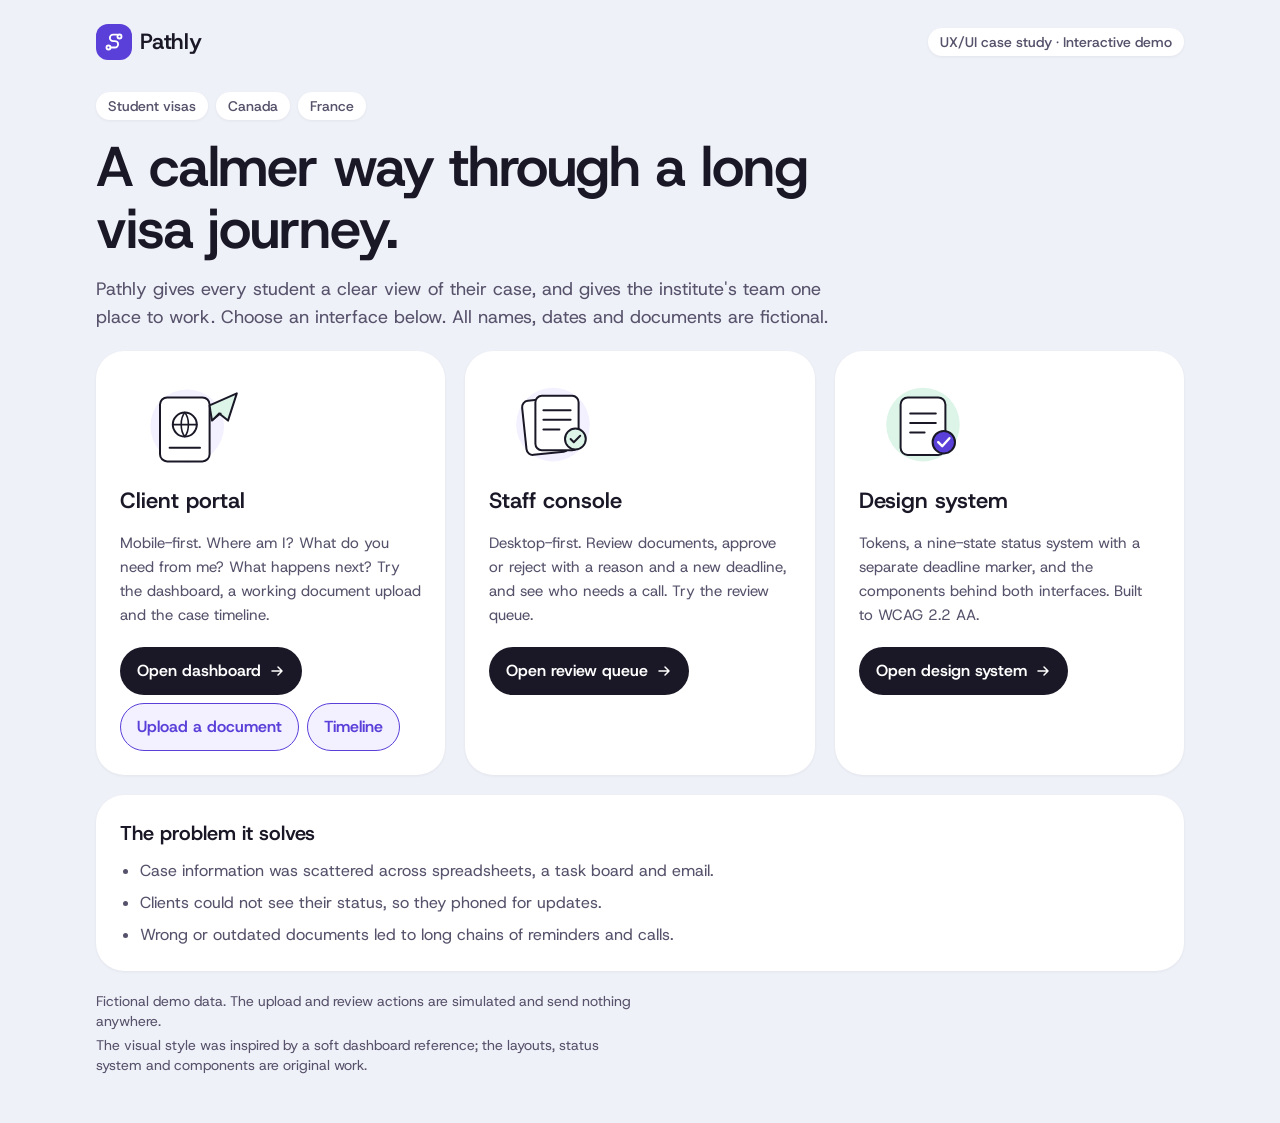
<file: index.html>
<!doctype html>
<html lang="en">
<head>
<meta charset="utf-8">
<meta name="viewport" content="width=device-width, initial-scale=1">
<title>Pathly | Client portal for student visa cases</title>
<meta name="description" content="Pathly is a UX/UI case study: a client portal and staff console for an immigration institute handling student visas for Canada and France. Interactive demo with fictional data.">
<meta name="robots" content="noindex, nofollow">
<meta property="og:title" content="Pathly | Client portal for student visa cases">
<meta property="og:description" content="Interactive UX/UI case study: client portal, staff console and design system. Fictional demo data.">
<meta property="og:type" content="website">
<link rel="icon" href="favicon.svg" type="image/svg+xml">
<!-- Preview only: for production, self-host Host Grotesk (third-party font CDNs can be blocked in some countries). -->
<link rel="stylesheet" href="https://fonts.googleapis.com/css2?family=Host+Grotesk:wght@400;500;600&display=swap">
<link rel="stylesheet" href="tokens.css">
<link rel="stylesheet" href="components.css">
<link rel="stylesheet" href="screens/screens.css">
<style>
  .home { max-inline-size: 72rem; margin-inline: auto; padding: var(--space-6) var(--space-4) var(--space-12); display: grid; gap: var(--space-8); }
  @media (min-width: 900px) { .home { padding-inline: var(--space-8); } }
  .home__top { display: flex; flex-wrap: wrap; align-items: center; justify-content: space-between; gap: var(--space-3); }
  .hero { display: grid; gap: var(--space-4); max-inline-size: 46rem; }
  .hero h1 { font: 600 clamp(2.25rem, 6vw, 3.5rem)/1.1 var(--font-family-sans); letter-spacing: -0.02em; }
  .hero p { font: 400 1.125rem/1.75rem var(--font-family-sans); color: var(--color-text-secondary); }
  .hero__chips { display: flex; flex-wrap: wrap; gap: var(--space-2); }
  .doors { display: grid; gap: var(--space-5); grid-template-columns: repeat(auto-fit, minmax(min(100%, 19rem), 1fr)); }
  .door { display: grid; gap: var(--space-4); align-content: start; padding: var(--space-6); background: var(--color-bg-surface); border-radius: var(--radius-xl); box-shadow: var(--shadow-sm); }
  .door .art { inline-size: 8rem; }
  .door h2 { font: 600 1.375rem/1.75rem var(--font-family-sans); }
  .door p { font: 400 0.9375rem/1.5rem var(--font-family-sans); color: var(--color-text-secondary); }
  .door__links { display: flex; flex-wrap: wrap; gap: var(--space-2); margin-block-start: var(--space-1); }
  .problem { display: grid; gap: var(--space-3); padding: var(--space-6); background: var(--color-bg-surface); border-radius: var(--radius-xl); box-shadow: var(--shadow-sm); }
  .problem ul { margin: 0; padding-inline-start: var(--space-5); display: grid; gap: var(--space-2); font: 400 1rem/1.5rem var(--font-family-sans); color: var(--color-text-secondary); }
  .problem h2 { font: 600 1.25rem/1.75rem var(--font-family-sans); }
  .foot { font: 400 0.875rem/1.25rem var(--font-family-sans); color: var(--color-text-secondary); display: grid; gap: var(--space-1); max-inline-size: 60ch; }
</style>
</head>
<body>
<a class="skip-link" href="#main">Skip to main content</a>

<div class="home">
  <header class="home__top">
    <span class="brand"><span class="brand__mark" aria-hidden="true"><svg viewBox="0 0 24 24"><circle cx="6" cy="18" r="2.2"/><circle cx="18" cy="6" r="2.2"/><path d="M8.2 18H13a3.5 3.5 0 0 0 0-7h-2a3.5 3.5 0 0 1 0-7h4.8"/></svg></span>Pathly</span>
    <span class="tag-chip">UX/UI case study · Interactive demo</span>
  </header>

  <main id="main" class="stack stack--lg">
    <section class="hero" aria-labelledby="h">
      <div class="hero__chips"><span class="tag-chip">Student visas</span><span class="tag-chip">Canada</span><span class="tag-chip">France</span></div>
      <h1 id="h">A calmer way through a long visa journey.</h1>
      <p>Pathly gives every student a clear view of their case, and gives the institute's team one place to work. Choose an interface below. All names, dates and documents are fictional.</p>
    </section>

    <section class="doors" aria-label="Interfaces">
      <article class="door">
        <svg class="art" aria-hidden="true" viewBox="0 0 160 120"><use href="art.svg#a-trip"/></svg>
        <h2>Client portal</h2>
        <p>Mobile-first. Where am I? What do you need from me? What happens next? Try the dashboard, a working document upload and the case timeline.</p>
        <div class="door__links">
          <a class="btn btn--dark" href="screens/client-dashboard.html">Open dashboard<svg class="icon" aria-hidden="true"><use href="icons.svg#i-arrow-right"/></svg></a>
          <a class="btn btn--secondary" href="screens/client-upload.html">Upload a document</a>
          <a class="btn btn--secondary" href="screens/client-timeline.html">Timeline</a>
        </div>
      </article>

      <article class="door">
        <svg class="art" aria-hidden="true" viewBox="0 0 160 120"><use href="art.svg#a-review"/></svg>
        <h2>Staff console</h2>
        <p>Desktop-first. Review documents, approve or reject with a reason and a new deadline, and see who needs a call. Try the review queue.</p>
        <div class="door__links">
          <a class="btn btn--dark" href="screens/staff-review-queue.html">Open review queue<svg class="icon" aria-hidden="true"><use href="icons.svg#i-arrow-right"/></svg></a>
        </div>
      </article>

      <article class="door">
        <svg class="art" aria-hidden="true" viewBox="0 0 160 120"><use href="art.svg#a-empty"/></svg>
        <h2>Design system</h2>
        <p>Tokens, a nine-state status system with a separate deadline marker, and the components behind both interfaces. Built to WCAG 2.2 AA.</p>
        <div class="door__links">
          <a class="btn btn--dark" href="design-system.html">Open design system<svg class="icon" aria-hidden="true"><use href="icons.svg#i-arrow-right"/></svg></a>
        </div>
      </article>
    </section>

    <section class="problem" aria-labelledby="p-h">
      <h2 id="p-h">The problem it solves</h2>
      <ul>
        <li>Case information was scattered across spreadsheets, a task board and email.</li>
        <li>Clients could not see their status, so they phoned for updates.</li>
        <li>Wrong or outdated documents led to long chains of reminders and calls.</li>
      </ul>
    </section>

    <footer class="foot">
      <p>Fictional demo data. The upload and review actions are simulated and send nothing anywhere.</p>
      <p>The visual style was inspired by a soft dashboard reference; the layouts, status system and components are original work.</p>
    </footer>
  </main>
</div>
</body>
</html>
</file>
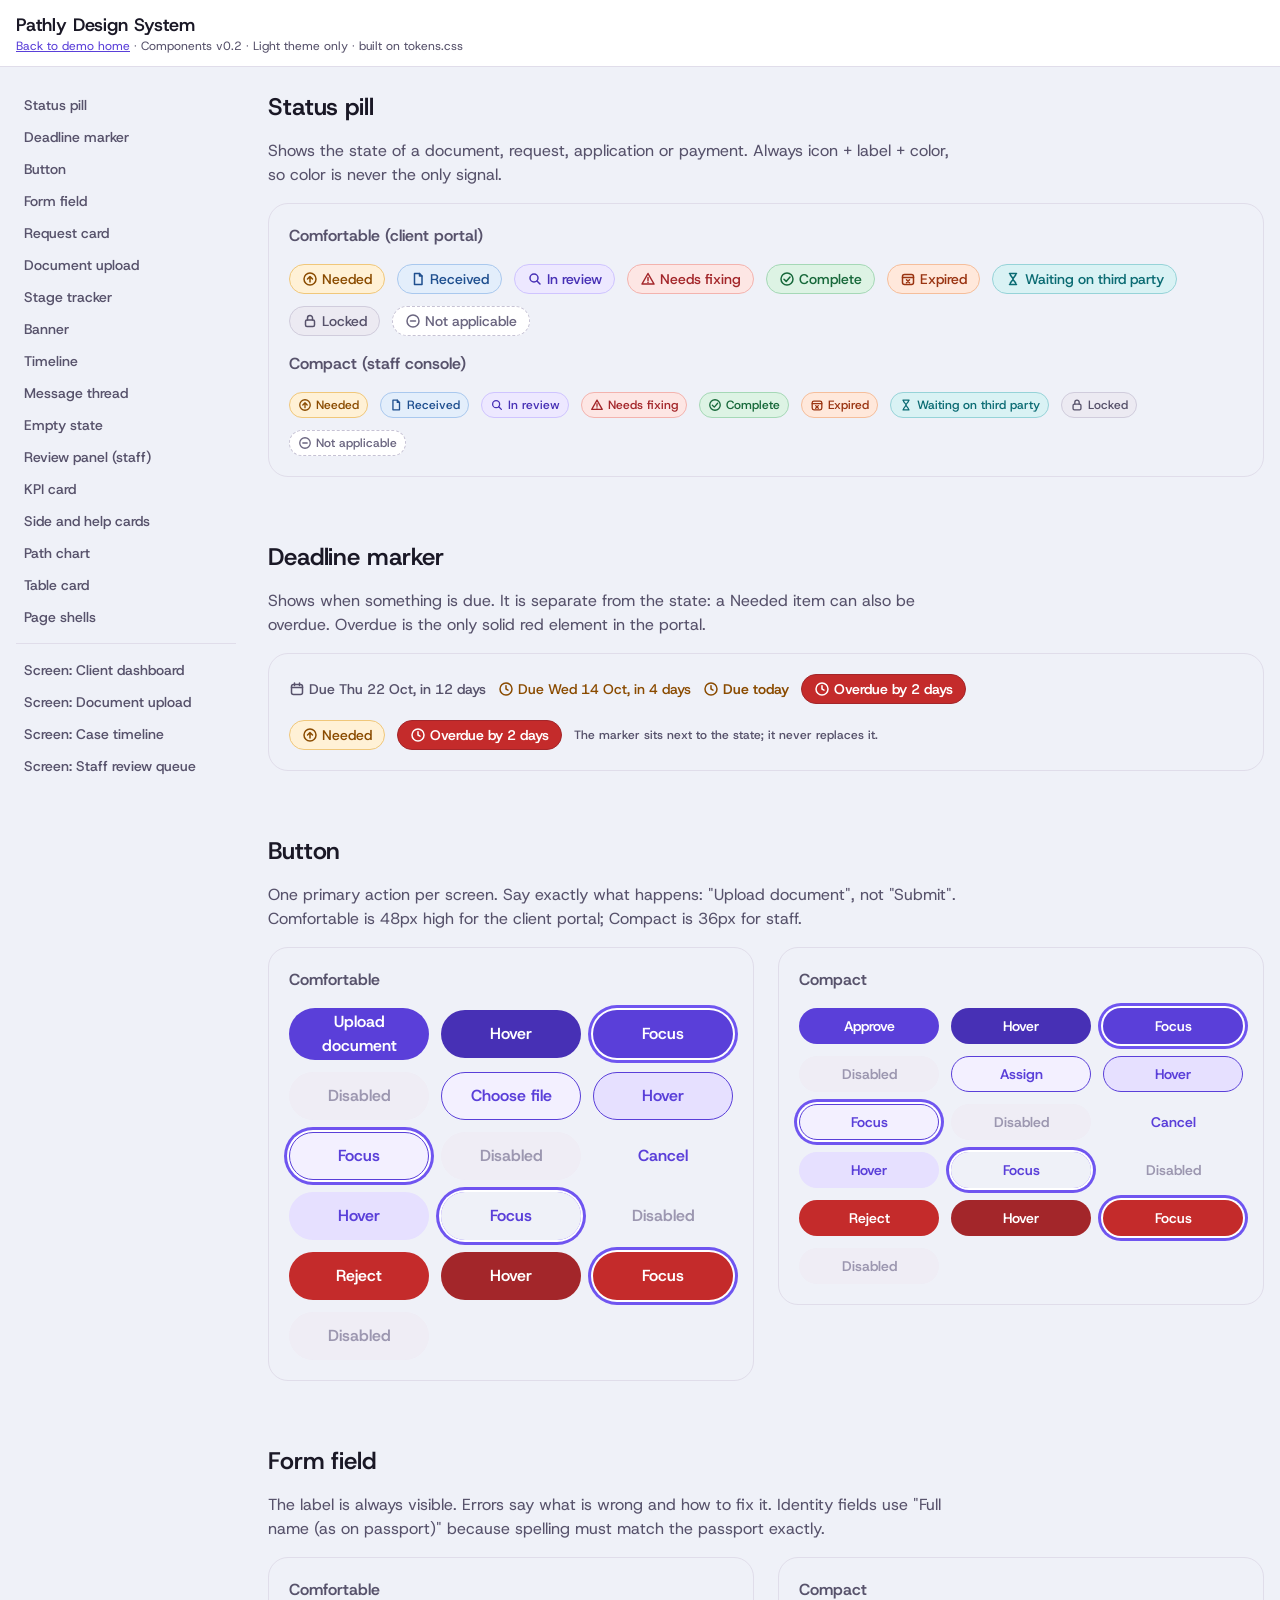
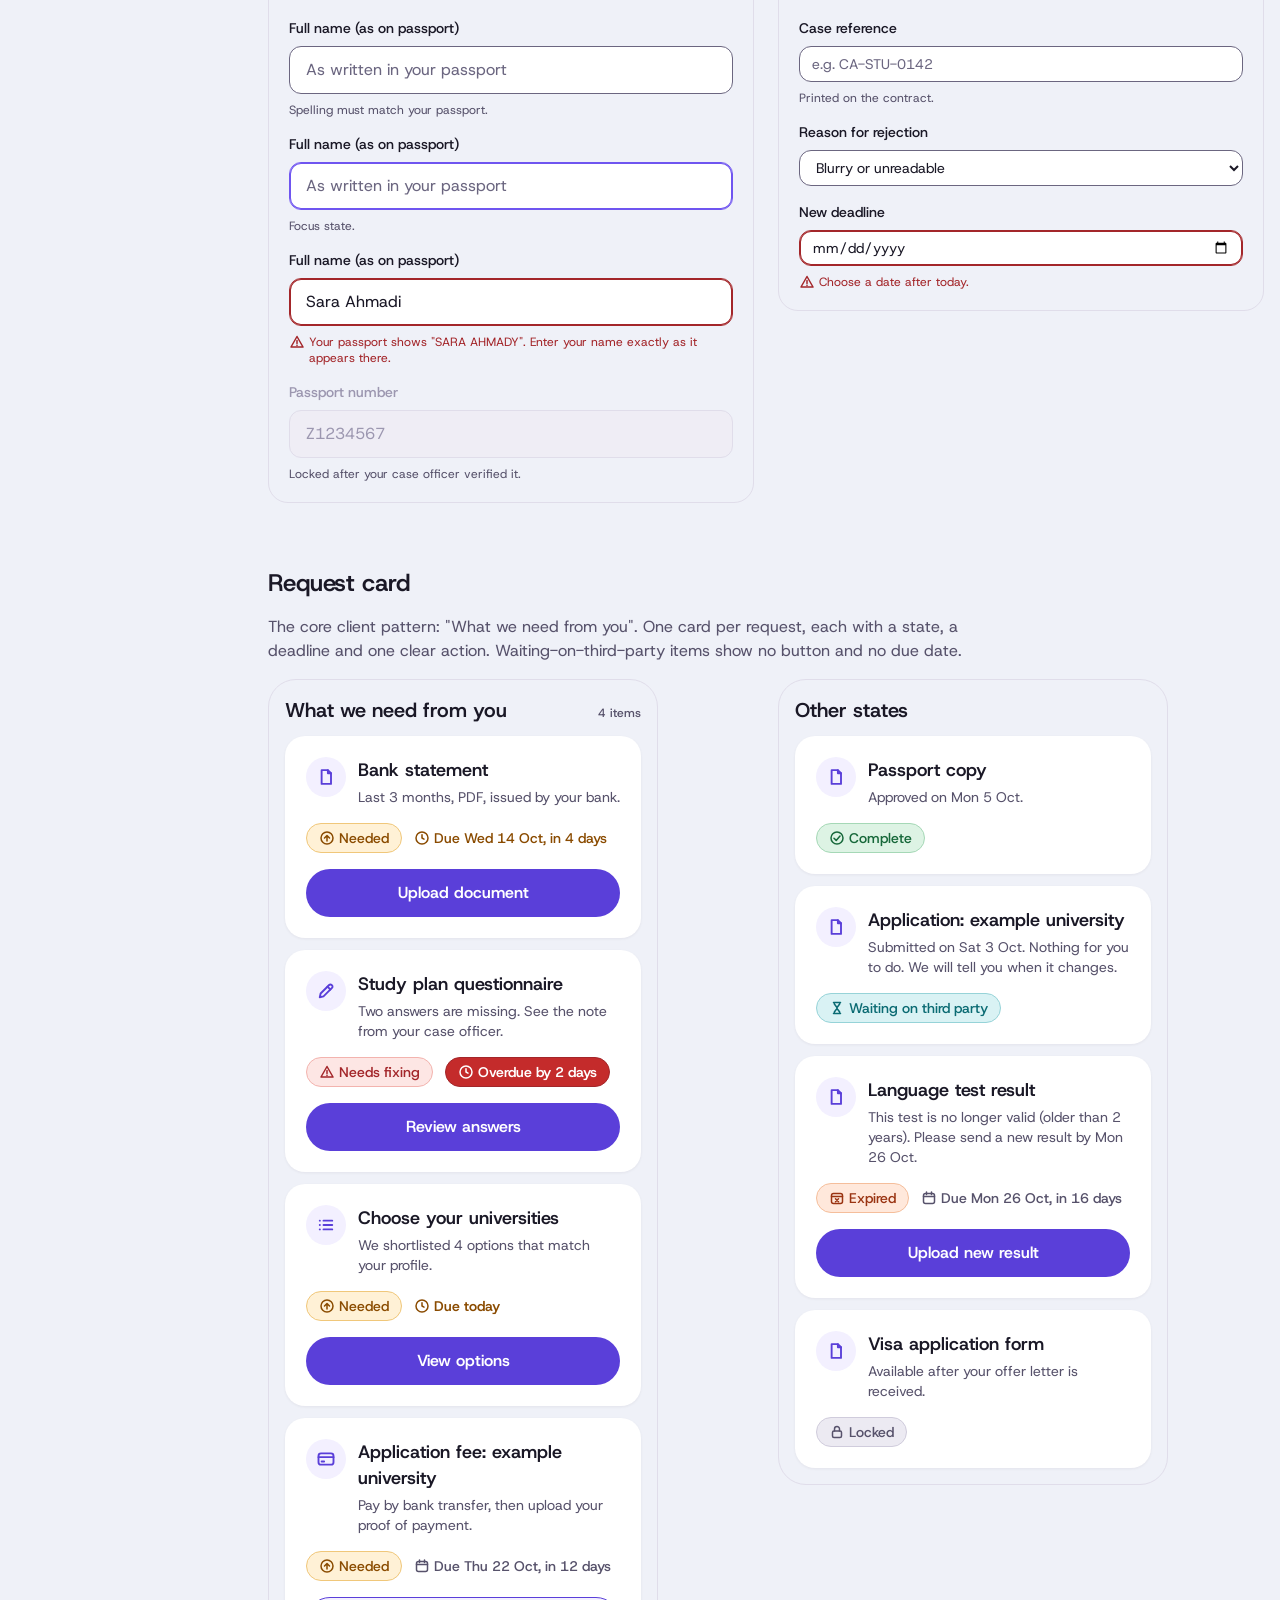
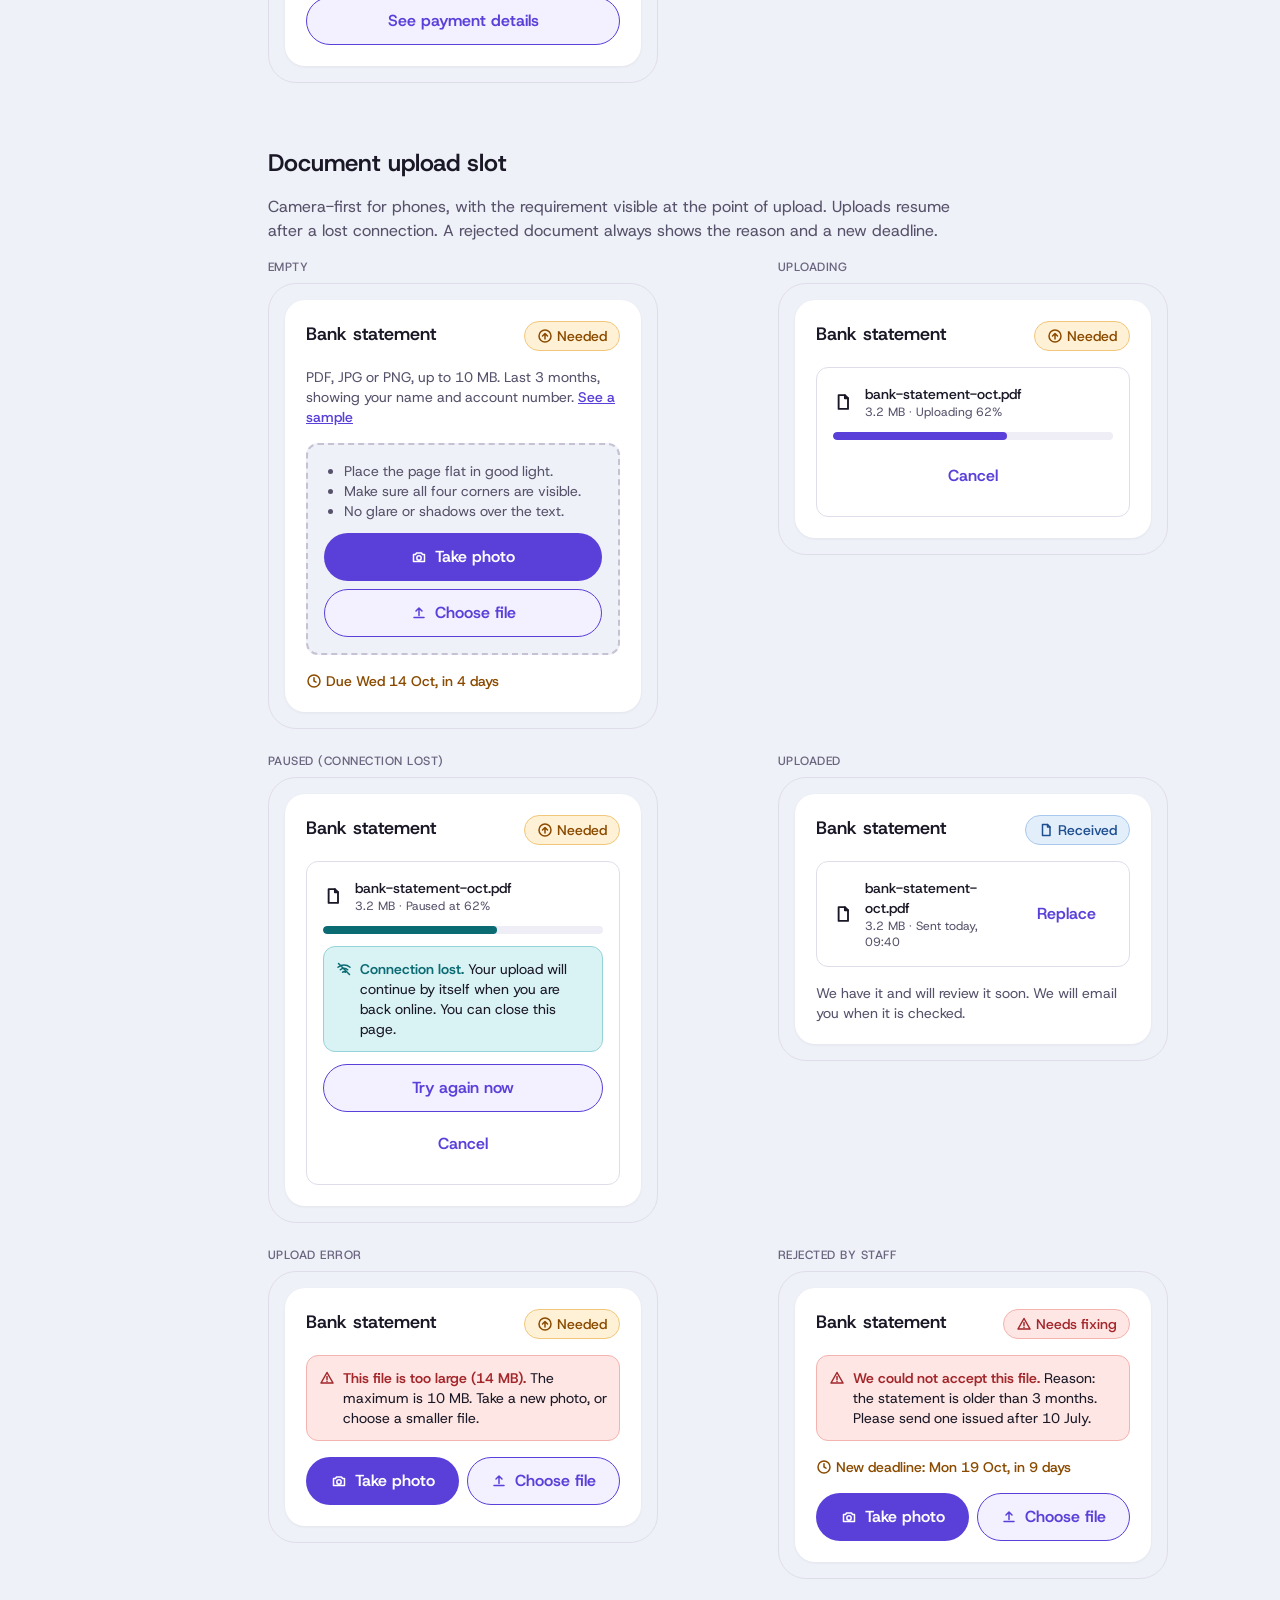
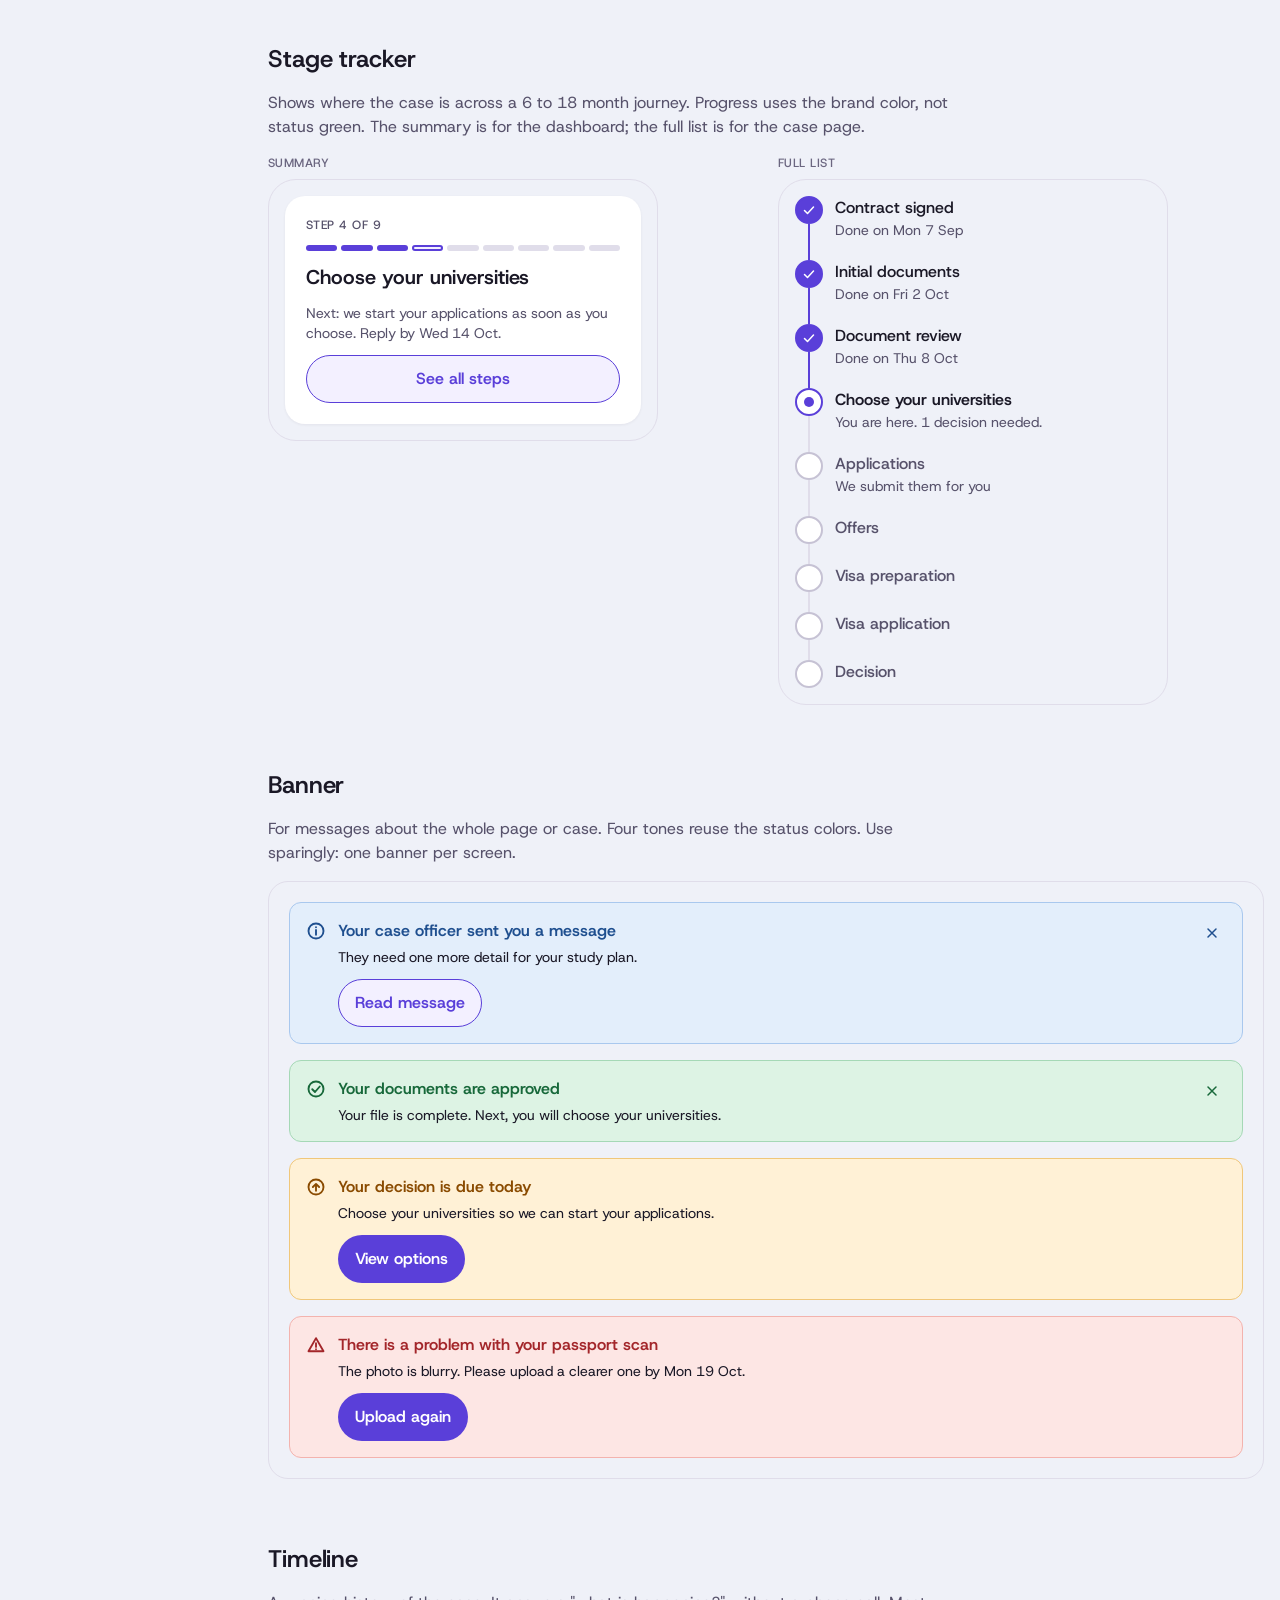
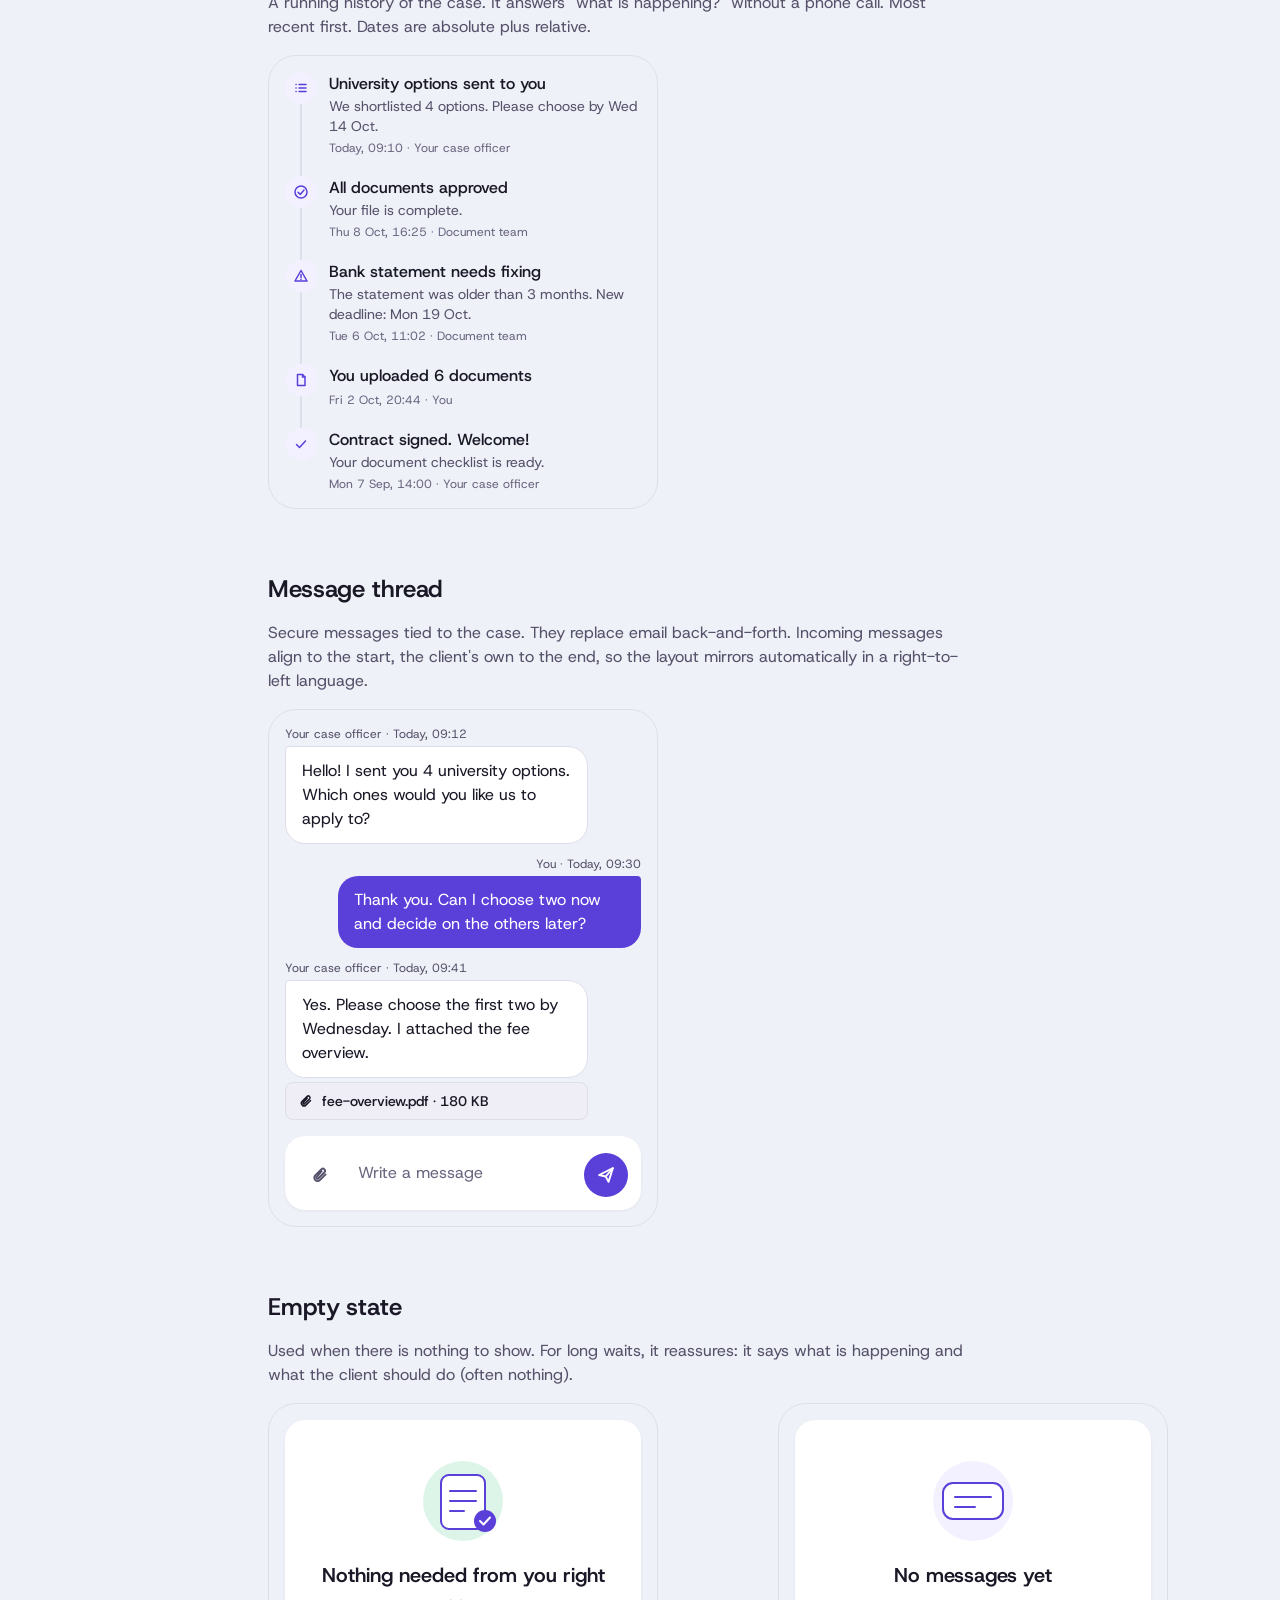
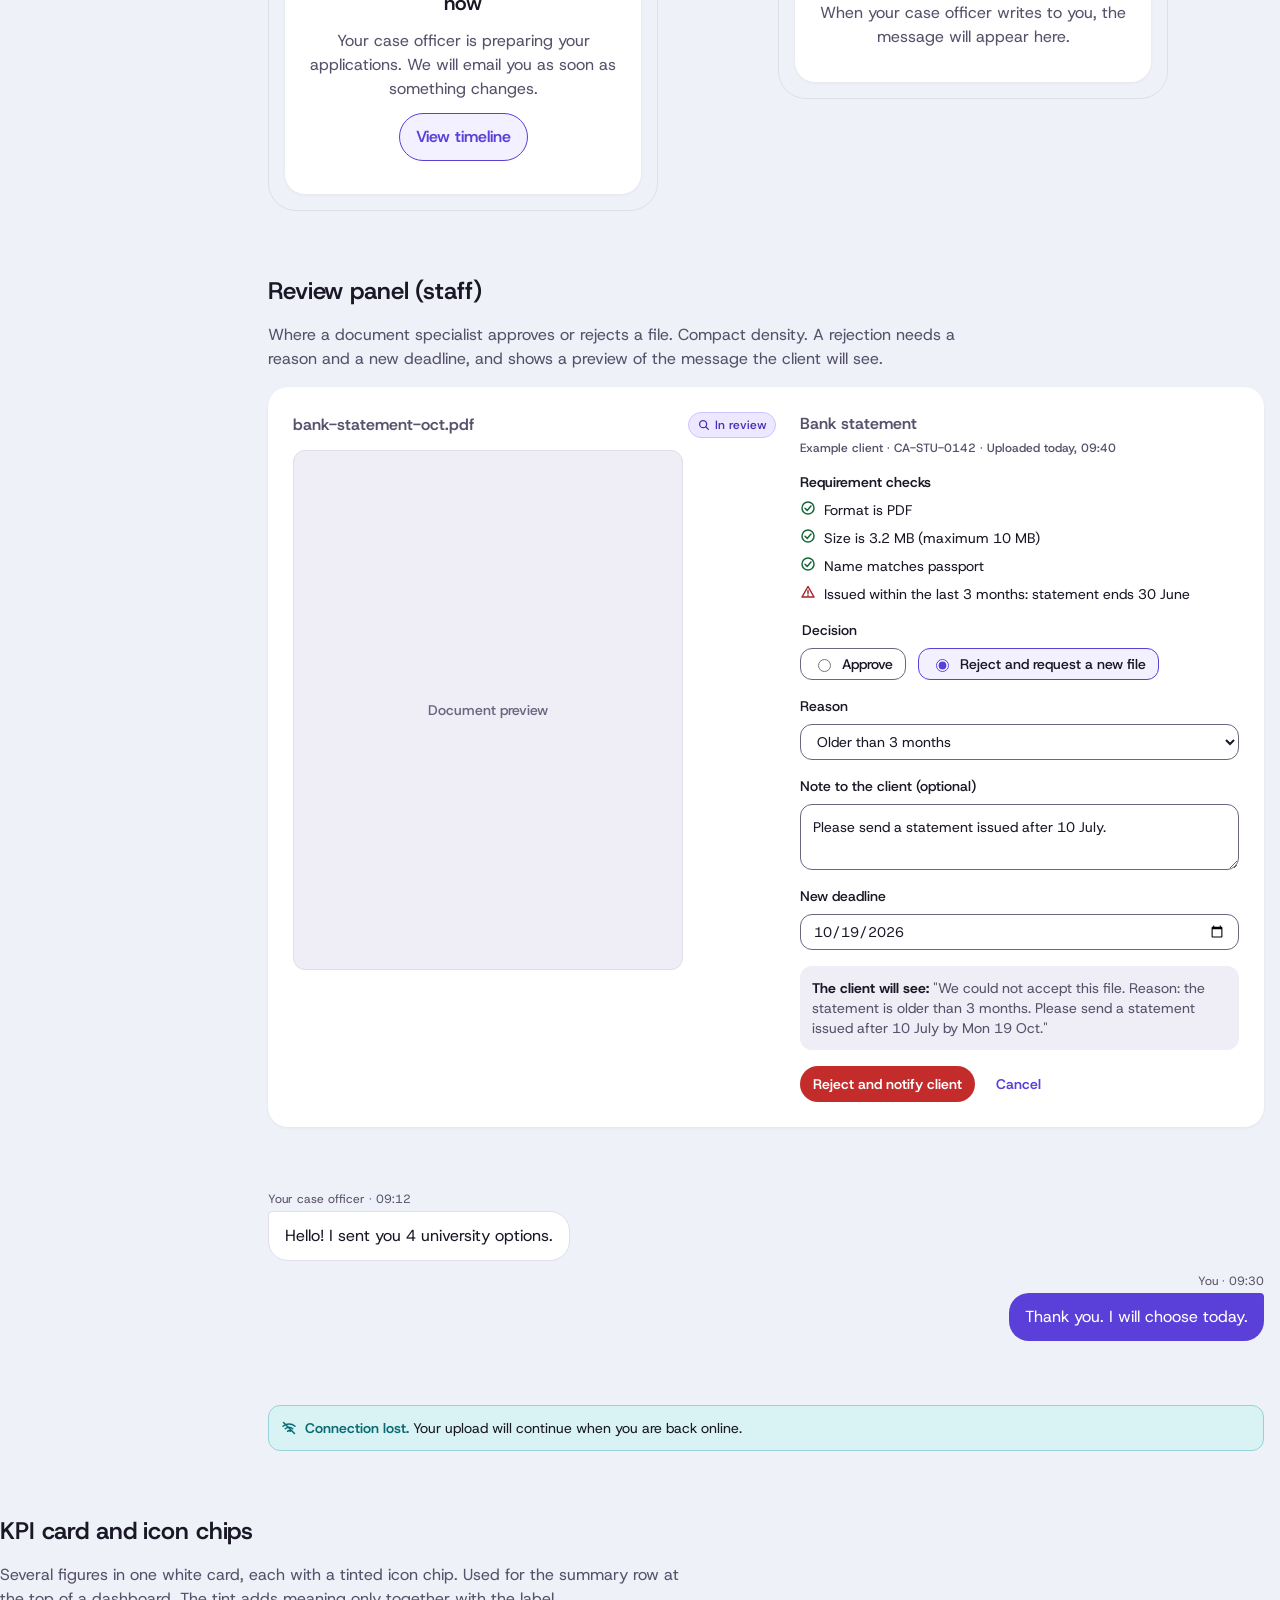
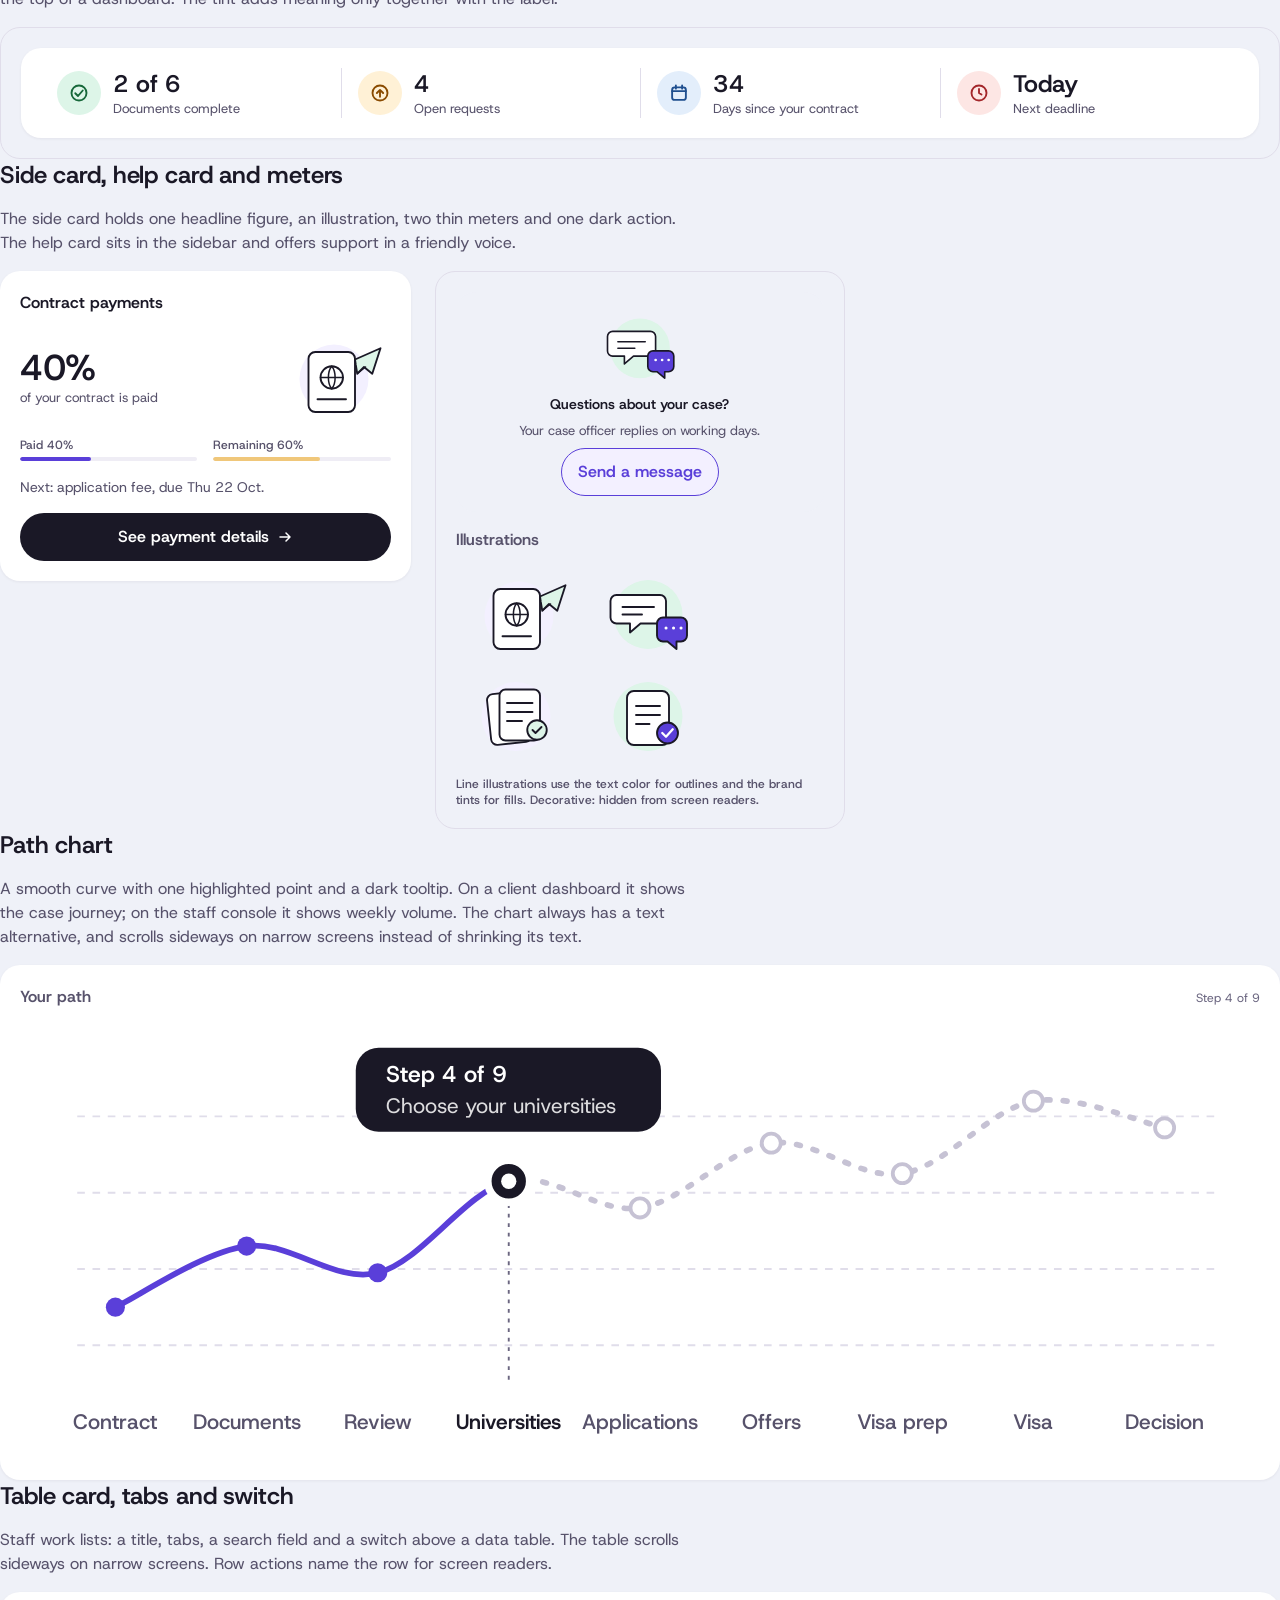
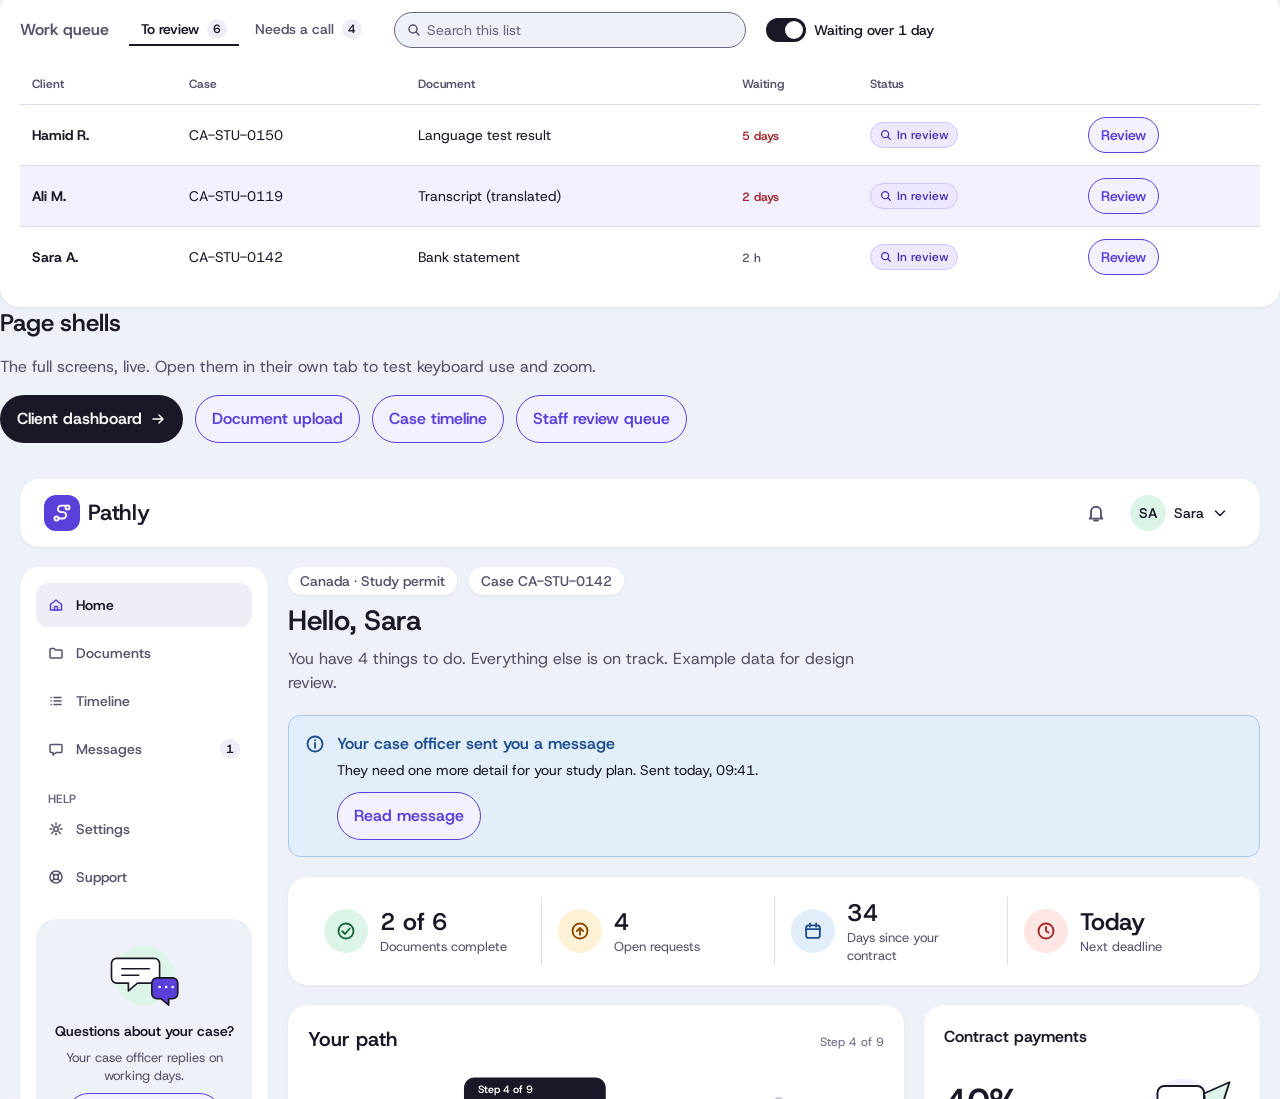
<file: design-system.html>
<!doctype html>
<html lang="en">
<head>
<meta charset="utf-8">
<meta name="viewport" content="width=device-width, initial-scale=1">
<title>Pathly Design System</title>
<meta name="robots" content="noindex, nofollow">
<link rel="icon" href="favicon.svg" type="image/svg+xml">
<!-- Preview only: Host Grotesk is loaded from Google Fonts so this reference renders correctly.
     The real portal must self-host the font (third-party CDNs can be slow or blocked in Iran). -->
<link rel="preconnect" href="https://fonts.googleapis.com">
<link rel="preconnect" href="https://fonts.gstatic.com" crossorigin>
<link rel="stylesheet" href="https://fonts.googleapis.com/css2?family=Host+Grotesk:wght@400;500;600&display=swap">
<link rel="stylesheet" href="tokens.css">
<link rel="stylesheet" href="components.css">
<link rel="stylesheet" href="screens/screens.css">
<style>
  /* Documentation chrome only. Components live in components.css. */
  html { scroll-padding-block-start: 96px; } /* keeps a focused element from hiding under the sticky header (WCAG 2.4.11) */
  body { margin: 0; }
  .doc-head { position: sticky; inset-block-start: 0; z-index: 5; display: flex; flex-wrap: wrap; align-items: center; justify-content: space-between; gap: var(--space-3); padding: var(--space-3) var(--space-4); background: var(--color-bg-surface); border-block-end: 1px solid var(--color-border-default); }
  .doc-head h1 { margin: 0; font: 600 1.125rem/1.625rem var(--font-family-sans); }
  .doc-head small { color: var(--color-text-secondary); font: 400 0.75rem/1rem var(--font-family-sans); display: block; }
  .seg { display: inline-flex; border: 1px solid var(--color-border-input); border-radius: var(--radius-md); overflow: hidden; }
  .seg button { all: unset; cursor: pointer; padding: var(--space-2) var(--space-3); font: 500 0.875rem/1.25rem var(--font-family-sans); color: var(--color-text-secondary); }
  .seg button[aria-pressed="true"] { background: var(--color-bg-brand); color: var(--color-text-on-brand); }
  .seg button:focus-visible { box-shadow: inset 0 0 0 2px var(--color-border-focus); }
  .layout { display: grid; grid-template-columns: 220px minmax(0, 1fr); gap: var(--space-8); max-inline-size: 1280px; margin-inline: auto; padding: var(--space-6) var(--space-4) var(--space-16); }
  .toc { position: sticky; inset-block-start: 88px; align-self: start; display: grid; gap: var(--space-1); font: 500 0.875rem/1.25rem var(--font-family-sans); }
  .toc a { color: var(--color-text-secondary); text-decoration: none; padding: var(--space-1) var(--space-2); border-radius: var(--radius-sm); }
  .toc a:hover { background: var(--color-bg-subtle); color: var(--color-text-primary); }
  @media (max-width: 900px) { .layout { grid-template-columns: minmax(0, 1fr); } .toc { display: none; } }
  main { min-inline-size: 0; display: grid; grid-template-columns: minmax(0, 1fr); gap: var(--space-16); }
  .sec { display: grid; gap: var(--space-4); scroll-margin-block-start: 88px; }
  .sec h2 { margin: 0; font: 600 1.5rem/2rem var(--font-family-sans); letter-spacing: -0.005em; }
  .sec h3 { margin: 0; font: 600 1rem/1.5rem var(--font-family-sans); color: var(--color-text-secondary); }
  .sec > p, .notes { margin: 0; max-inline-size: 70ch; font: 400 1rem/1.5rem var(--font-family-sans); color: var(--color-text-secondary); }
  .notes { padding-inline-start: var(--space-5); }
  .row { display: flex; flex-wrap: wrap; align-items: center; gap: var(--space-3); }
  .grid { display: grid; grid-template-columns: repeat(auto-fill, minmax(min(100%, 360px), 1fr)); gap: var(--space-6); align-items: start; }
  .fig { margin: 0; display: grid; gap: var(--space-2); min-inline-size: 0; }
  .fig figcaption { font: 500 0.75rem/1rem var(--font-family-sans); color: var(--color-text-tertiary); text-transform: uppercase; letter-spacing: 0.04em; }
  .phone { inline-size: 100%; max-inline-size: 390px; padding: var(--space-4); display: grid; gap: var(--space-4); background: var(--color-bg-page); color: var(--color-text-primary); border: 1px solid var(--color-border-default); border-radius: var(--radius-xl); }
  .panel, .grid > * { min-inline-size: 0; }
  .panel { padding: var(--space-5); background: var(--color-bg-page); color: var(--color-text-primary); border: 1px solid var(--color-border-default); border-radius: var(--radius-lg); display: grid; gap: var(--space-4); }
  .btn-matrix { display: grid; grid-template-columns: repeat(auto-fit, minmax(140px, max-content)); gap: var(--space-3); align-items: center; }
  .tag { font: 500 0.75rem/1rem var(--font-family-sans); color: var(--color-text-secondary); }
</style>
</head>
<body>

<!-- Icon sprite -->
<svg xmlns="http://www.w3.org/2000/svg" style="display:none" aria-hidden="true">
  <symbol id="i-needed" viewBox="0 0 16 16"><circle cx="8" cy="8" r="6"/><path d="M8 11V5.5M5.5 8L8 5.5L10.5 8"/></symbol>
  <symbol id="i-received" viewBox="0 0 16 16"><path d="M4.5 2.5h5L12 5v8.5H4.5z"/><path d="M9.5 2.5V5H12"/></symbol>
  <symbol id="i-doc" viewBox="0 0 16 16"><path d="M4.5 2.5h5L12 5v8.5H4.5z"/><path d="M9.5 2.5V5H12"/></symbol>
  <symbol id="i-review" viewBox="0 0 16 16"><circle cx="7" cy="7" r="4"/><path d="M10 10l3 3"/></symbol>
  <symbol id="i-fixing" viewBox="0 0 16 16"><path d="M8 2.5L14 13H2z"/><path d="M8 6.5v3M8 11.3v.1"/></symbol>
  <symbol id="i-complete" viewBox="0 0 16 16"><circle cx="8" cy="8" r="6"/><path d="M5 8.2l2.2 2.2L11 6"/></symbol>
  <symbol id="i-expired" viewBox="0 0 16 16"><rect x="2.5" y="3.5" width="11" height="10" rx="2"/><path d="M2.5 6.5h11M6.5 8.7l3 3M9.5 8.7l-3 3"/></symbol>
  <symbol id="i-waiting" viewBox="0 0 16 16"><path d="M4.5 2.5h7M4.5 13.5h7M5 2.5c0 3 3 3.5 3 5.5s-3 2.5-3 5.5M11 2.5c0 3-3 3.5-3 5.5s3 2.5 3 5.5"/></symbol>
  <symbol id="i-locked" viewBox="0 0 16 16"><rect x="3.5" y="7" width="9" height="6.5" rx="1.5"/><path d="M5.5 7V5a2.5 2.5 0 0 1 5 0v2"/></symbol>
  <symbol id="i-na" viewBox="0 0 16 16"><circle cx="8" cy="8" r="6"/><path d="M5.5 8h5"/></symbol>
  <symbol id="i-clock" viewBox="0 0 16 16"><circle cx="8" cy="8" r="6"/><path d="M8 4.8V8l2 1.2"/></symbol>
  <symbol id="i-calendar" viewBox="0 0 16 16"><rect x="2.5" y="3.5" width="11" height="10" rx="2"/><path d="M2.5 6.5h11M5.5 2v2.5M10.5 2v2.5"/></symbol>
  <symbol id="i-camera" viewBox="0 0 16 16"><path d="M2.5 5.5h2l1-1.5h5l1 1.5h2v7h-11z"/><circle cx="8" cy="9" r="2.2"/></symbol>
  <symbol id="i-upload" viewBox="0 0 16 16"><path d="M8 10.5V3M5 6l3-3 3 3M3 12.5h10"/></symbol>
  <symbol id="i-list" viewBox="0 0 16 16"><path d="M6 4.5h7M6 8h7M6 11.5h7M3 4.5h.1M3 8h.1M3 11.5h.1"/></symbol>
  <symbol id="i-card" viewBox="0 0 16 16"><rect x="2" y="3.5" width="12" height="9" rx="2"/><path d="M2 6.5h12M4.5 10h2"/></symbol>
  <symbol id="i-pencil" viewBox="0 0 16 16"><path d="M3 13l.7-3L10.5 3.2a1.4 1.4 0 0 1 2 0l.3.3a1.4 1.4 0 0 1 0 2L6 12.3z"/><path d="M9.2 4.5l2.3 2.3"/></symbol>
  <symbol id="i-check" viewBox="0 0 16 16"><path d="M3.5 8.5l3 3 6-6.5"/></symbol>
  <symbol id="i-chevron" viewBox="0 0 16 16"><path d="M6 3.5l4.5 4.5L6 12.5"/></symbol>
  <symbol id="i-x" viewBox="0 0 16 16"><path d="M4 4l8 8M12 4l-8 8"/></symbol>
  <symbol id="i-info" viewBox="0 0 16 16"><circle cx="8" cy="8" r="6"/><path d="M8 7.2V11M8 4.9v.1"/></symbol>
  <symbol id="i-send" viewBox="0 0 16 16"><path d="M2.5 8L13.5 2.5 10 13.5 7.8 9.2z"/><path d="M7.8 9.2L13.5 2.5"/></symbol>
  <symbol id="i-clip" viewBox="0 0 16 16"><path d="M12.5 7.5l-4.6 4.6a2.6 2.6 0 0 1-3.7-3.7l5-5a1.7 1.7 0 0 1 2.4 2.4l-5 5a.8.8 0 0 1-1.2-1.2L9.3 5"/></symbol>
  <symbol id="i-wifi-off" viewBox="0 0 16 16"><path d="M2 6.2a9 9 0 0 1 12 0M4.3 8.8a5.5 5.5 0 0 1 7.4 0M6.6 11.3a2 2 0 0 1 2.8 0M2.5 2.5l11 11"/></symbol>
  <symbol id="i-arrow-right" viewBox="0 0 16 16"><path d="M3 8h10M9 4l4 4-4 4"/></symbol>
  <symbol id="i-search" viewBox="0 0 16 16"><circle cx="7" cy="7" r="4"/><path d="M10 10l3 3"/></symbol>
</svg>

<header class="doc-head">
  <div>
    <h1>Pathly Design System</h1>
    <small><a href="index.html">Back to demo home</a> · Components v0.2 · Light theme only · built on tokens.css</small>
  </div>
</header>

<div class="layout">
  <nav class="toc" aria-label="Components">
    <a href="#status">Status pill</a>
    <a href="#deadline">Deadline marker</a>
    <a href="#button">Button</a>
    <a href="#field">Form field</a>
    <a href="#request">Request card</a>
    <a href="#upload">Document upload</a>
    <a href="#stage">Stage tracker</a>
    <a href="#banner">Banner</a>
    <a href="#timeline">Timeline</a>
    <a href="#thread">Message thread</a>
    <a href="#empty">Empty state</a>
    <a href="#review">Review panel (staff)</a>
    <a href="#kpi">KPI card</a>
    <a href="#side">Side and help cards</a>
    <a href="#chart">Path chart</a>
    <a href="#table">Table card</a>
    <a href="#shells">Page shells</a>
    <hr style="border:0;border-top:1px solid var(--color-border-default);margin:var(--space-2) 0;inline-size:100%">
    <a href="screens/client-dashboard.html">Screen: Client dashboard</a>
    <a href="screens/client-upload.html">Screen: Document upload</a>
    <a href="screens/client-timeline.html">Screen: Case timeline</a>
    <a href="screens/staff-review-queue.html">Screen: Staff review queue</a>
  </nav>

<main>

<!-- ============ STATUS PILL ============ -->
<section class="sec" id="status">
  <h2>Status pill</h2>
  <p>Shows the state of a document, request, application or payment. Always icon + label + color, so color is never the only signal.</p>
  <div class="panel">
    <h3>Comfortable (client portal)</h3>
    <div class="row">
      <span class="pill" data-state="needed"><svg class="icon" aria-hidden="true"><use href="#i-needed"/></svg>Needed</span>
      <span class="pill" data-state="received"><svg class="icon" aria-hidden="true"><use href="#i-received"/></svg>Received</span>
      <span class="pill" data-state="in-review"><svg class="icon" aria-hidden="true"><use href="#i-review"/></svg>In review</span>
      <span class="pill" data-state="needs-fixing"><svg class="icon" aria-hidden="true"><use href="#i-fixing"/></svg>Needs fixing</span>
      <span class="pill" data-state="complete"><svg class="icon" aria-hidden="true"><use href="#i-complete"/></svg>Complete</span>
      <span class="pill" data-state="expired"><svg class="icon" aria-hidden="true"><use href="#i-expired"/></svg>Expired</span>
      <span class="pill" data-state="waiting"><svg class="icon" aria-hidden="true"><use href="#i-waiting"/></svg>Waiting on third party</span>
      <span class="pill" data-state="locked"><svg class="icon" aria-hidden="true"><use href="#i-locked"/></svg>Locked</span>
      <span class="pill" data-state="not-applicable"><svg class="icon" aria-hidden="true"><use href="#i-na"/></svg>Not applicable</span>
    </div>
    <h3>Compact (staff console)</h3>
    <div class="row">
      <span class="pill pill--sm" data-state="needed"><svg class="icon" aria-hidden="true"><use href="#i-needed"/></svg>Needed</span>
      <span class="pill pill--sm" data-state="received"><svg class="icon" aria-hidden="true"><use href="#i-received"/></svg>Received</span>
      <span class="pill pill--sm" data-state="in-review"><svg class="icon" aria-hidden="true"><use href="#i-review"/></svg>In review</span>
      <span class="pill pill--sm" data-state="needs-fixing"><svg class="icon" aria-hidden="true"><use href="#i-fixing"/></svg>Needs fixing</span>
      <span class="pill pill--sm" data-state="complete"><svg class="icon" aria-hidden="true"><use href="#i-complete"/></svg>Complete</span>
      <span class="pill pill--sm" data-state="expired"><svg class="icon" aria-hidden="true"><use href="#i-expired"/></svg>Expired</span>
      <span class="pill pill--sm" data-state="waiting"><svg class="icon" aria-hidden="true"><use href="#i-waiting"/></svg>Waiting on third party</span>
      <span class="pill pill--sm" data-state="locked"><svg class="icon" aria-hidden="true"><use href="#i-locked"/></svg>Locked</span>
      <span class="pill pill--sm" data-state="not-applicable"><svg class="icon" aria-hidden="true"><use href="#i-na"/></svg>Not applicable</span>
    </div>
  </div>
</section>

<!-- ============ DEADLINE ============ -->
<section class="sec" id="deadline">
  <h2>Deadline marker</h2>
  <p>Shows when something is due. It is separate from the state: a Needed item can also be overdue. Overdue is the only solid red element in the portal.</p>
  <div class="panel">
    <div class="row">
      <span class="deadline" data-timing="upcoming"><svg class="icon" aria-hidden="true"><use href="#i-calendar"/></svg>Due Thu 22 Oct, in 12 days</span>
      <span class="deadline" data-timing="soon"><svg class="icon" aria-hidden="true"><use href="#i-clock"/></svg>Due Wed 14 Oct, in 4 days</span>
      <span class="deadline" data-timing="today"><svg class="icon" aria-hidden="true"><use href="#i-clock"/></svg>Due today</span>
      <span class="deadline" data-timing="overdue"><svg class="icon" aria-hidden="true"><use href="#i-clock"/></svg>Overdue by 2 days</span>
    </div>
    <div class="row">
      <span class="pill" data-state="needed"><svg class="icon" aria-hidden="true"><use href="#i-needed"/></svg>Needed</span>
      <span class="deadline" data-timing="overdue"><svg class="icon" aria-hidden="true"><use href="#i-clock"/></svg>Overdue by 2 days</span>
      <span class="tag">The marker sits next to the state; it never replaces it.</span>
    </div>
  </div>
</section>

<!-- ============ BUTTON ============ -->
<section class="sec" id="button">
  <h2>Button</h2>
  <p>One primary action per screen. Say exactly what happens: "Upload document", not "Submit". Comfortable is 48px high for the client portal; Compact is 36px for staff.</p>
  <div class="grid">
    <div class="panel" data-density="comfortable">
      <h3>Comfortable</h3>
      <div class="btn-matrix">
        <button class="btn btn--primary" type="button">Upload document</button>
        <button class="btn btn--primary is-hover" type="button">Hover</button>
        <button class="btn btn--primary is-focus" type="button">Focus</button>
        <button class="btn btn--primary" type="button" disabled>Disabled</button>
        <button class="btn btn--secondary" type="button">Choose file</button>
        <button class="btn btn--secondary is-hover" type="button">Hover</button>
        <button class="btn btn--secondary is-focus" type="button">Focus</button>
        <button class="btn btn--secondary" type="button" disabled>Disabled</button>
        <button class="btn btn--ghost" type="button">Cancel</button>
        <button class="btn btn--ghost is-hover" type="button">Hover</button>
        <button class="btn btn--ghost is-focus" type="button">Focus</button>
        <button class="btn btn--ghost" type="button" disabled>Disabled</button>
        <button class="btn btn--danger" type="button">Reject</button>
        <button class="btn btn--danger is-hover" type="button">Hover</button>
        <button class="btn btn--danger is-focus" type="button">Focus</button>
        <button class="btn btn--danger" type="button" disabled>Disabled</button>
      </div>
    </div>
    <div class="panel" data-density="compact">
      <h3>Compact</h3>
      <div class="btn-matrix">
        <button class="btn btn--primary" type="button">Approve</button>
        <button class="btn btn--primary is-hover" type="button">Hover</button>
        <button class="btn btn--primary is-focus" type="button">Focus</button>
        <button class="btn btn--primary" type="button" disabled>Disabled</button>
        <button class="btn btn--secondary" type="button">Assign</button>
        <button class="btn btn--secondary is-hover" type="button">Hover</button>
        <button class="btn btn--secondary is-focus" type="button">Focus</button>
        <button class="btn btn--secondary" type="button" disabled>Disabled</button>
        <button class="btn btn--ghost" type="button">Cancel</button>
        <button class="btn btn--ghost is-hover" type="button">Hover</button>
        <button class="btn btn--ghost is-focus" type="button">Focus</button>
        <button class="btn btn--ghost" type="button" disabled>Disabled</button>
        <button class="btn btn--danger" type="button">Reject</button>
        <button class="btn btn--danger is-hover" type="button">Hover</button>
        <button class="btn btn--danger is-focus" type="button">Focus</button>
        <button class="btn btn--danger" type="button" disabled>Disabled</button>
      </div>
    </div>
  </div>
</section>

<!-- ============ FIELD ============ -->
<section class="sec" id="field">
  <h2>Form field</h2>
  <p>The label is always visible. Errors say what is wrong and how to fix it. Identity fields use "Full name (as on passport)" because spelling must match the passport exactly.</p>
  <div class="grid">
    <div class="panel" data-density="comfortable">
      <h3>Comfortable</h3>
      <div class="field"><label class="field__label" for="f1">Full name (as on passport)</label><input class="field__control" id="f1" placeholder="As written in your passport"><span class="field__msg">Spelling must match your passport.</span></div>
      <div class="field is-focus"><label class="field__label" for="f2">Full name (as on passport)</label><input class="field__control" id="f2" placeholder="As written in your passport"><span class="field__msg">Focus state.</span></div>
      <div class="field is-error"><label class="field__label" for="f3">Full name (as on passport)</label><input class="field__control" id="f3" value="Sara Ahmadi" aria-invalid="true" aria-describedby="f3m"><span class="field__msg" id="f3m"><svg class="icon" aria-hidden="true"><use href="#i-fixing"/></svg>Your passport shows "SARA AHMADY". Enter your name exactly as it appears there.</span></div>
      <div class="field"><label class="field__label" for="f4">Passport number</label><input class="field__control" id="f4" value="Z1234567" disabled><span class="field__msg">Locked after your case officer verified it.</span></div>
    </div>
    <div class="panel" data-density="compact">
      <h3>Compact</h3>
      <div class="field"><label class="field__label" for="g1">Case reference</label><input class="field__control" id="g1" placeholder="e.g. CA-STU-0142"><span class="field__msg">Printed on the contract.</span></div>
      <div class="field"><label class="field__label" for="g2">Reason for rejection</label>
        <select class="field__control" id="g2"><option>Blurry or unreadable</option><option>Expired document</option><option>Wrong document type</option><option>Name does not match passport</option><option>Not in the requested format</option><option>Other</option></select></div>
      <div class="field is-error"><label class="field__label" for="g3">New deadline</label><input class="field__control" id="g3" type="date" aria-invalid="true" aria-describedby="g3m"><span class="field__msg" id="g3m"><svg class="icon" aria-hidden="true"><use href="#i-fixing"/></svg>Choose a date after today.</span></div>
    </div>
  </div>
</section>

<!-- ============ REQUEST CARD ============ -->
<section class="sec" id="request">
  <h2>Request card</h2>
  <p>The core client pattern: "What we need from you". One card per request, each with a state, a deadline and one clear action. Waiting-on-third-party items show no button and no due date.</p>
  <div class="grid">
    <div class="phone">
      <div class="request-list">
        <div class="request-list__head"><h3 style="margin:0;font:600 1.25rem/1.75rem var(--font-family-sans);color:var(--color-text-primary)">What we need from you</h3><span class="tag">4 items</span></div>

        <article class="request">
          <div class="request__top"><span class="request__icon"><svg class="icon icon--lg" aria-hidden="true"><use href="#i-doc"/></svg></span>
            <div><h4 class="request__title">Bank statement</h4><p class="request__desc">Last 3 months, PDF, issued by your bank.</p></div></div>
          <div class="request__meta"><span class="pill" data-state="needed"><svg class="icon" aria-hidden="true"><use href="#i-needed"/></svg>Needed</span><span class="deadline" data-timing="soon"><svg class="icon" aria-hidden="true"><use href="#i-clock"/></svg>Due Wed 14 Oct, in 4 days</span></div>
          <div class="request__actions"><button class="btn btn--primary" type="button">Upload document</button></div>
        </article>

        <article class="request">
          <div class="request__top"><span class="request__icon"><svg class="icon icon--lg" aria-hidden="true"><use href="#i-pencil"/></svg></span>
            <div><h4 class="request__title">Study plan questionnaire</h4><p class="request__desc">Two answers are missing. See the note from your case officer.</p></div></div>
          <div class="request__meta"><span class="pill" data-state="needs-fixing"><svg class="icon" aria-hidden="true"><use href="#i-fixing"/></svg>Needs fixing</span><span class="deadline" data-timing="overdue"><svg class="icon" aria-hidden="true"><use href="#i-clock"/></svg>Overdue by 2 days</span></div>
          <div class="request__actions"><button class="btn btn--primary" type="button">Review answers</button></div>
        </article>

        <article class="request">
          <div class="request__top"><span class="request__icon"><svg class="icon icon--lg" aria-hidden="true"><use href="#i-list"/></svg></span>
            <div><h4 class="request__title">Choose your universities</h4><p class="request__desc">We shortlisted 4 options that match your profile.</p></div></div>
          <div class="request__meta"><span class="pill" data-state="needed"><svg class="icon" aria-hidden="true"><use href="#i-needed"/></svg>Needed</span><span class="deadline" data-timing="today"><svg class="icon" aria-hidden="true"><use href="#i-clock"/></svg>Due today</span></div>
          <div class="request__actions"><button class="btn btn--primary" type="button">View options</button></div>
        </article>

        <article class="request">
          <div class="request__top"><span class="request__icon"><svg class="icon icon--lg" aria-hidden="true"><use href="#i-card"/></svg></span>
            <div><h4 class="request__title">Application fee: example university</h4><p class="request__desc">Pay by bank transfer, then upload your proof of payment.</p></div></div>
          <div class="request__meta"><span class="pill" data-state="needed"><svg class="icon" aria-hidden="true"><use href="#i-needed"/></svg>Needed</span><span class="deadline" data-timing="upcoming"><svg class="icon" aria-hidden="true"><use href="#i-calendar"/></svg>Due Thu 22 Oct, in 12 days</span></div>
          <div class="request__actions"><button class="btn btn--secondary" type="button">See payment details</button></div>
        </article>
      </div>
    </div>

    <div class="phone">
      <div class="request-list">
        <div class="request-list__head"><h3 style="margin:0;font:600 1.25rem/1.75rem var(--font-family-sans);color:var(--color-text-primary)">Other states</h3></div>
        <article class="request">
          <div class="request__top"><span class="request__icon"><svg class="icon icon--lg" aria-hidden="true"><use href="#i-doc"/></svg></span>
            <div><h4 class="request__title">Passport copy</h4><p class="request__desc">Approved on Mon 5 Oct.</p></div></div>
          <div class="request__meta"><span class="pill" data-state="complete"><svg class="icon" aria-hidden="true"><use href="#i-complete"/></svg>Complete</span></div>
        </article>
        <article class="request">
          <div class="request__top"><span class="request__icon"><svg class="icon icon--lg" aria-hidden="true"><use href="#i-doc"/></svg></span>
            <div><h4 class="request__title">Application: example university</h4><p class="request__desc">Submitted on Sat 3 Oct. Nothing for you to do. We will tell you when it changes.</p></div></div>
          <div class="request__meta"><span class="pill" data-state="waiting"><svg class="icon" aria-hidden="true"><use href="#i-waiting"/></svg>Waiting on third party</span></div>
        </article>
        <article class="request">
          <div class="request__top"><span class="request__icon"><svg class="icon icon--lg" aria-hidden="true"><use href="#i-doc"/></svg></span>
            <div><h4 class="request__title">Language test result</h4><p class="request__desc">This test is no longer valid (older than 2 years). Please send a new result by Mon 26 Oct.</p></div></div>
          <div class="request__meta"><span class="pill" data-state="expired"><svg class="icon" aria-hidden="true"><use href="#i-expired"/></svg>Expired</span><span class="deadline" data-timing="upcoming"><svg class="icon" aria-hidden="true"><use href="#i-calendar"/></svg>Due Mon 26 Oct, in 16 days</span></div>
          <div class="request__actions"><button class="btn btn--primary" type="button">Upload new result</button></div>
        </article>
        <article class="request">
          <div class="request__top"><span class="request__icon"><svg class="icon icon--lg" aria-hidden="true"><use href="#i-doc"/></svg></span>
            <div><h4 class="request__title">Visa application form</h4><p class="request__desc">Available after your offer letter is received.</p></div></div>
          <div class="request__meta"><span class="pill" data-state="locked"><svg class="icon" aria-hidden="true"><use href="#i-locked"/></svg>Locked</span></div>
        </article>
      </div>
    </div>
  </div>
</section>

<!-- ============ UPLOAD ============ -->
<section class="sec" id="upload">
  <h2>Document upload slot</h2>
  <p>Camera-first for phones, with the requirement visible at the point of upload. Uploads resume after a lost connection. A rejected document always shows the reason and a new deadline.</p>
  <div class="grid">

    <figure class="fig"><figcaption>Empty</figcaption>
    <div class="phone"><section class="upload" aria-labelledby="u1">
      <div class="upload__head"><h4 class="upload__name" id="u1">Bank statement</h4><span class="pill" data-state="needed"><svg class="icon" aria-hidden="true"><use href="#i-needed"/></svg>Needed</span></div>
      <p class="upload__spec">PDF, JPG or PNG, up to 10 MB. Last 3 months, showing your name and account number. <a href="#upload">See a sample</a></p>
      <div class="upload__zone">
        <ul class="upload__tips"><li>Place the page flat in good light.</li><li>Make sure all four corners are visible.</li><li>No glare or shadows over the text.</li></ul>
        <div class="upload__actions"><button class="btn btn--primary" type="button"><svg class="icon" aria-hidden="true"><use href="#i-camera"/></svg>Take photo</button><button class="btn btn--secondary" type="button"><svg class="icon" aria-hidden="true"><use href="#i-upload"/></svg>Choose file</button></div>
      </div>
      <span class="deadline" data-timing="soon"><svg class="icon" aria-hidden="true"><use href="#i-clock"/></svg>Due Wed 14 Oct, in 4 days</span>
    </section></div></figure>

    <figure class="fig"><figcaption>Uploading</figcaption>
    <div class="phone"><section class="upload" aria-labelledby="u2">
      <div class="upload__head"><h4 class="upload__name" id="u2">Bank statement</h4><span class="pill" data-state="needed"><svg class="icon" aria-hidden="true"><use href="#i-needed"/></svg>Needed</span></div>
      <div class="upload__zone upload__zone--solid">
        <div class="upload__row"><svg class="icon icon--lg" aria-hidden="true"><use href="#i-doc"/></svg><div class="upload__file"><span class="upload__filename">bank-statement-oct.pdf</span><span class="upload__sub">3.2 MB · Uploading 62%</span></div></div>
        <div class="progress" role="progressbar" aria-label="Upload progress" aria-valuemin="0" aria-valuemax="100" aria-valuenow="62"><span style="inline-size:62%"></span></div>
        <div class="upload__actions"><button class="btn btn--ghost" type="button">Cancel</button></div>
      </div>
    </section></div></figure>

    <figure class="fig"><figcaption>Paused (connection lost)</figcaption>
    <div class="phone"><section class="upload" aria-labelledby="u3">
      <div class="upload__head"><h4 class="upload__name" id="u3">Bank statement</h4><span class="pill" data-state="needed"><svg class="icon" aria-hidden="true"><use href="#i-needed"/></svg>Needed</span></div>
      <div class="upload__zone upload__zone--solid">
        <div class="upload__row"><svg class="icon icon--lg" aria-hidden="true"><use href="#i-doc"/></svg><div class="upload__file"><span class="upload__filename">bank-statement-oct.pdf</span><span class="upload__sub">3.2 MB · Paused at 62%</span></div></div>
        <div class="progress progress--paused" role="progressbar" aria-label="Upload progress, paused" aria-valuemin="0" aria-valuemax="100" aria-valuenow="62"><span style="inline-size:62%"></span></div>
        <div class="notice" data-tone="waiting" role="status"><svg class="icon" aria-hidden="true"><use href="#i-wifi-off"/></svg><span><strong>Connection lost.</strong> Your upload will continue by itself when you are back online. You can close this page.</span></div>
        <div class="upload__actions"><button class="btn btn--secondary" type="button">Try again now</button><button class="btn btn--ghost" type="button">Cancel</button></div>
      </div>
    </section></div></figure>

    <figure class="fig"><figcaption>Uploaded</figcaption>
    <div class="phone"><section class="upload" aria-labelledby="u4">
      <div class="upload__head"><h4 class="upload__name" id="u4">Bank statement</h4><span class="pill" data-state="received"><svg class="icon" aria-hidden="true"><use href="#i-received"/></svg>Received</span></div>
      <div class="upload__zone upload__zone--solid">
        <div class="upload__row"><svg class="icon icon--lg" aria-hidden="true"><use href="#i-doc"/></svg><div class="upload__file"><span class="upload__filename">bank-statement-oct.pdf</span><span class="upload__sub">3.2 MB · Sent today, 09:40</span></div><button class="btn btn--ghost" type="button">Replace</button></div>
      </div>
      <p class="upload__spec">We have it and will review it soon. We will email you when it is checked.</p>
    </section></div></figure>

    <figure class="fig"><figcaption>Upload error</figcaption>
    <div class="phone"><section class="upload" aria-labelledby="u5">
      <div class="upload__head"><h4 class="upload__name" id="u5">Bank statement</h4><span class="pill" data-state="needed"><svg class="icon" aria-hidden="true"><use href="#i-needed"/></svg>Needed</span></div>
      <div class="notice" data-tone="error" role="alert"><svg class="icon" aria-hidden="true"><use href="#i-fixing"/></svg><span><strong>This file is too large (14 MB).</strong> The maximum is 10 MB. Take a new photo, or choose a smaller file.</span></div>
      <div class="upload__actions"><button class="btn btn--primary" type="button"><svg class="icon" aria-hidden="true"><use href="#i-camera"/></svg>Take photo</button><button class="btn btn--secondary" type="button"><svg class="icon" aria-hidden="true"><use href="#i-upload"/></svg>Choose file</button></div>
    </section></div></figure>

    <figure class="fig"><figcaption>Rejected by staff</figcaption>
    <div class="phone"><section class="upload" aria-labelledby="u6">
      <div class="upload__head"><h4 class="upload__name" id="u6">Bank statement</h4><span class="pill" data-state="needs-fixing"><svg class="icon" aria-hidden="true"><use href="#i-fixing"/></svg>Needs fixing</span></div>
      <div class="notice" data-tone="error"><svg class="icon" aria-hidden="true"><use href="#i-fixing"/></svg><span><strong>We could not accept this file.</strong> Reason: the statement is older than 3 months. Please send one issued after 10 July.</span></div>
      <span class="deadline" data-timing="soon"><svg class="icon" aria-hidden="true"><use href="#i-clock"/></svg>New deadline: Mon 19 Oct, in 9 days</span>
      <div class="upload__actions"><button class="btn btn--primary" type="button"><svg class="icon" aria-hidden="true"><use href="#i-camera"/></svg>Take photo</button><button class="btn btn--secondary" type="button"><svg class="icon" aria-hidden="true"><use href="#i-upload"/></svg>Choose file</button></div>
    </section></div></figure>

  </div>
</section>

<!-- ============ STAGE TRACKER ============ -->
<section class="sec" id="stage">
  <h2>Stage tracker</h2>
  <p>Shows where the case is across a 6 to 18 month journey. Progress uses the brand color, not status green. The summary is for the dashboard; the full list is for the case page.</p>
  <div class="grid">
    <figure class="fig"><figcaption>Summary</figcaption>
    <div class="phone"><section class="stage-summary" aria-label="Case progress">
      <p class="stage-summary__step">Step 4 of 9</p>
      <div class="segments" role="progressbar" aria-label="Case progress" aria-valuemin="1" aria-valuemax="9" aria-valuenow="4" aria-valuetext="Step 4 of 9: Choose your universities">
        <span class="is-done"></span><span class="is-done"></span><span class="is-done"></span><span class="is-current"></span><span></span><span></span><span></span><span></span><span></span>
      </div>
      <h4 class="stage-summary__title">Choose your universities</h4>
      <p class="stage-summary__next">Next: we start your applications as soon as you choose. Reply by Wed 14 Oct.</p>
      <button class="btn btn--secondary" type="button">See all steps</button>
    </section></div></figure>

    <figure class="fig"><figcaption>Full list</figcaption>
    <div class="phone"><ol class="steps" aria-label="Case steps">
      <li class="step is-done"><span class="step__marker"><svg class="icon" aria-hidden="true"><use href="#i-check"/></svg></span><div><p class="step__title">Contract signed</p><p class="step__caption">Done on Mon 7 Sep</p></div></li>
      <li class="step is-done"><span class="step__marker"><svg class="icon" aria-hidden="true"><use href="#i-check"/></svg></span><div><p class="step__title">Initial documents</p><p class="step__caption">Done on Fri 2 Oct</p></div></li>
      <li class="step is-done"><span class="step__marker"><svg class="icon" aria-hidden="true"><use href="#i-check"/></svg></span><div><p class="step__title">Document review</p><p class="step__caption">Done on Thu 8 Oct</p></div></li>
      <li class="step is-current" aria-current="step"><span class="step__marker"></span><div><p class="step__title">Choose your universities <span class="visually-hidden">(current step)</span></p><p class="step__caption">You are here. 1 decision needed.</p></div></li>
      <li class="step"><span class="step__marker"></span><div><p class="step__title">Applications</p><p class="step__caption">We submit them for you</p></div></li>
      <li class="step"><span class="step__marker"></span><div><p class="step__title">Offers</p></div></li>
      <li class="step"><span class="step__marker"></span><div><p class="step__title">Visa preparation</p></div></li>
      <li class="step"><span class="step__marker"></span><div><p class="step__title">Visa application</p></div></li>
      <li class="step"><span class="step__marker"></span><div><p class="step__title">Decision</p></div></li>
    </ol></div></figure>
  </div>
</section>

<!-- ============ BANNER ============ -->
<section class="sec" id="banner">
  <h2>Banner</h2>
  <p>For messages about the whole page or case. Four tones reuse the status colors. Use sparingly: one banner per screen.</p>
  <div class="panel">
    <div class="banner" data-tone="info" role="status"><svg class="icon icon--lg" aria-hidden="true"><use href="#i-info"/></svg><div><p class="banner__title">Your case officer sent you a message</p><p class="banner__body">They need one more detail for your study plan.</p><div class="banner__actions"><button class="btn btn--secondary" type="button">Read message</button></div></div><button class="banner__close" type="button" aria-label="Dismiss"><svg class="icon" aria-hidden="true"><use href="#i-x"/></svg></button></div>
    <div class="banner" data-tone="success" role="status"><svg class="icon icon--lg" aria-hidden="true"><use href="#i-complete"/></svg><div><p class="banner__title">Your documents are approved</p><p class="banner__body">Your file is complete. Next, you will choose your universities.</p></div><button class="banner__close" type="button" aria-label="Dismiss"><svg class="icon" aria-hidden="true"><use href="#i-x"/></svg></button></div>
    <div class="banner" data-tone="warning" role="status"><svg class="icon icon--lg" aria-hidden="true"><use href="#i-needed"/></svg><div><p class="banner__title">Your decision is due today</p><p class="banner__body">Choose your universities so we can start your applications.</p><div class="banner__actions"><button class="btn btn--primary" type="button">View options</button></div></div><span></span></div>
    <div class="banner" data-tone="error" role="alert"><svg class="icon icon--lg" aria-hidden="true"><use href="#i-fixing"/></svg><div><p class="banner__title">There is a problem with your passport scan</p><p class="banner__body">The photo is blurry. Please upload a clearer one by Mon 19 Oct.</p><div class="banner__actions"><button class="btn btn--primary" type="button">Upload again</button></div></div><span></span></div>
  </div>
</section>

<!-- ============ TIMELINE ============ -->
<section class="sec" id="timeline">
  <h2>Timeline</h2>
  <p>A running history of the case. It answers "what is happening?" without a phone call. Most recent first. Dates are absolute plus relative.</p>
  <div class="grid">
    <div class="phone"><ol class="timeline" aria-label="Case activity">
      <li class="event"><span class="event__marker"><svg class="icon" aria-hidden="true"><use href="#i-list"/></svg></span><div><p class="event__title">University options sent to you</p><p class="event__detail">We shortlisted 4 options. Please choose by Wed 14 Oct.</p><span class="event__time">Today, 09:10 · Your case officer</span></div></li>
      <li class="event"><span class="event__marker"><svg class="icon" aria-hidden="true"><use href="#i-complete"/></svg></span><div><p class="event__title">All documents approved</p><p class="event__detail">Your file is complete.</p><span class="event__time">Thu 8 Oct, 16:25 · Document team</span></div></li>
      <li class="event"><span class="event__marker"><svg class="icon" aria-hidden="true"><use href="#i-fixing"/></svg></span><div><p class="event__title">Bank statement needs fixing</p><p class="event__detail">The statement was older than 3 months. New deadline: Mon 19 Oct.</p><span class="event__time">Tue 6 Oct, 11:02 · Document team</span></div></li>
      <li class="event"><span class="event__marker"><svg class="icon" aria-hidden="true"><use href="#i-received"/></svg></span><div><p class="event__title">You uploaded 6 documents</p><span class="event__time">Fri 2 Oct, 20:44 · You</span></div></li>
      <li class="event"><span class="event__marker"><svg class="icon" aria-hidden="true"><use href="#i-check"/></svg></span><div><p class="event__title">Contract signed. Welcome!</p><p class="event__detail">Your document checklist is ready.</p><span class="event__time">Mon 7 Sep, 14:00 · Your case officer</span></div></li>
    </ol></div>
  </div>
</section>

<!-- ============ THREAD ============ -->
<section class="sec" id="thread">
  <h2>Message thread</h2>
  <p>Secure messages tied to the case. They replace email back-and-forth. Incoming messages align to the start, the client's own to the end, so the layout mirrors automatically in a right-to-left language.</p>
  <div class="grid">
    <div class="phone">
      <div class="thread" role="log" aria-label="Messages">
        <div class="msg msg--in"><span class="msg__meta">Your case officer · Today, 09:12</span><p class="msg__bubble">Hello! I sent you 4 university options. Which ones would you like us to apply to?</p></div>
        <div class="msg msg--out"><span class="msg__meta">You · Today, 09:30</span><p class="msg__bubble">Thank you. Can I choose two now and decide on the others later?</p></div>
        <div class="msg msg--in"><span class="msg__meta">Your case officer · Today, 09:41</span><p class="msg__bubble">Yes. Please choose the first two by Wednesday. I attached the fee overview.</p><span class="chip"><svg class="icon" aria-hidden="true"><use href="#i-clip"/></svg>fee-overview.pdf · 180 KB</span></div>
      </div>
      <div class="composer">
        <button class="icon-btn" type="button" aria-label="Attach a file"><svg class="icon icon--lg" aria-hidden="true"><use href="#i-clip"/></svg></button>
        <label class="visually-hidden" for="m1">Write a message</label>
        <textarea class="field__control" id="m1" rows="1" placeholder="Write a message"></textarea>
        <button class="icon-btn icon-btn--send" type="button" aria-label="Send message"><svg class="icon icon--lg icon--dir" aria-hidden="true"><use href="#i-send"/></svg></button>
      </div>
    </div>
  </div>
</section>

<!-- ============ EMPTY ============ -->
<section class="sec" id="empty">
  <h2>Empty state</h2>
  <p>Used when there is nothing to show. For long waits, it reassures: it says what is happening and what the client should do (often nothing).</p>
  <div class="grid">
    <div class="phone"><div class="empty">
      <svg class="empty__art" viewBox="0 0 120 96" aria-hidden="true"><circle cx="60" cy="48" r="40" style="fill:var(--color-bg-accent-mint)"/><rect x="38" y="22" width="44" height="54" rx="8" style="fill:var(--color-bg-surface);stroke:var(--color-border-brand);stroke-width:2"/><path d="M47 38h26M47 48h26M47 58h14" style="stroke:var(--color-border-brand);stroke-width:2;stroke-linecap:round;fill:none"/><circle cx="82" cy="68" r="11" style="fill:var(--color-bg-brand)"/><path d="M77 68l3.5 3.5L87 64.5" style="stroke:var(--color-text-on-brand);stroke-width:2;stroke-linecap:round;stroke-linejoin:round;fill:none"/></svg>
      <h4 class="empty__title">Nothing needed from you right now</h4>
      <p class="empty__body">Your case officer is preparing your applications. We will email you as soon as something changes.</p>
      <button class="btn btn--secondary" type="button">View timeline</button>
    </div></div>
    <div class="phone"><div class="empty">
      <svg class="empty__art" viewBox="0 0 120 96" aria-hidden="true"><circle cx="60" cy="48" r="40" style="fill:var(--color-bg-brand-subtle)"/><rect x="30" y="30" width="60" height="36" rx="10" style="fill:var(--color-bg-surface);stroke:var(--color-border-brand);stroke-width:2"/><path d="M42 44h36M42 54h20" style="stroke:var(--color-border-brand);stroke-width:2;stroke-linecap:round;fill:none"/></svg>
      <h4 class="empty__title">No messages yet</h4>
      <p class="empty__body">When your case officer writes to you, the message will appear here.</p>
    </div></div>
  </div>
</section>

<!-- ============ REVIEW (STAFF) ============ -->
<section class="sec" id="review">
  <h2>Review panel (staff)</h2>
  <p>Where a document specialist approves or rejects a file. Compact density. A rejection needs a reason and a new deadline, and shows a preview of the message the client will see.</p>
  <div data-density="compact">
  <article class="review" aria-label="Review bank statement">
    <div class="review__preview">
      <div class="row" style="justify-content:space-between"><h3 class="review__title" style="font-size:1rem;line-height:1.5rem">bank-statement-oct.pdf</h3><span class="pill pill--sm" data-state="in-review"><svg class="icon" aria-hidden="true"><use href="#i-review"/></svg>In review</span></div>
      <div class="preview-doc" role="img" aria-label="Document preview placeholder">Document preview</div>
    </div>
    <div class="review__side">
      <div><h3 class="review__title">Bank statement</h3><p class="tag" style="margin:var(--space-1) 0 0">Example client · CA-STU-0142 · Uploaded today, 09:40</p></div>
      <div><h3 style="margin:0 0 var(--space-2);font:600 0.875rem/1.25rem var(--font-family-sans);color:var(--color-text-primary)">Requirement checks</h3>
        <ul class="checks">
          <li class="ok"><svg class="icon" aria-hidden="true"><use href="#i-complete"/></svg><span style="color:var(--color-text-primary)">Format is PDF</span></li>
          <li class="ok"><svg class="icon" aria-hidden="true"><use href="#i-complete"/></svg><span style="color:var(--color-text-primary)">Size is 3.2 MB (maximum 10 MB)</span></li>
          <li class="ok"><svg class="icon" aria-hidden="true"><use href="#i-complete"/></svg><span style="color:var(--color-text-primary)">Name matches passport</span></li>
          <li class="bad"><svg class="icon" aria-hidden="true"><use href="#i-fixing"/></svg><span style="color:var(--color-text-primary)">Issued within the last 3 months: statement ends 30 June</span></li>
        </ul></div>
      <fieldset style="border:0;padding:0;margin:0"><legend class="field__label" style="margin-block-end:var(--space-2)">Decision</legend>
        <div class="radio-row"><label class="radio"><input type="radio" name="dec"> Approve</label><label class="radio"><input type="radio" name="dec" checked> Reject and request a new file</label></div></fieldset>
      <div class="field"><label class="field__label" for="r1">Reason</label><select class="field__control" id="r1"><option>Older than 3 months</option><option>Blurry or unreadable</option><option>Wrong document type</option><option>Name does not match passport</option><option>Not in the requested format</option><option>Other</option></select></div>
      <div class="field"><label class="field__label" for="r2">Note to the client (optional)</label><textarea class="field__control" id="r2" rows="2">Please send a statement issued after 10 July.</textarea></div>
      <div class="field"><label class="field__label" for="r3">New deadline</label><input class="field__control" id="r3" type="date" value="2026-10-19"></div>
      <div class="client-preview"><strong>The client will see:</strong> "We could not accept this file. Reason: the statement is older than 3 months. Please send a statement issued after 10 July by Mon 19 Oct."</div>
      <div class="review__actions"><button class="btn btn--danger" type="button">Reject and notify client</button><button class="btn btn--ghost" type="button">Cancel</button></div>
    </div>
  </article></div>
</section>

<div class="thread">
        <div class="msg msg--in"><span class="msg__meta">Your case officer · 09:12</span><p class="msg__bubble">Hello! I sent you 4 university options.</p></div>
        <div class="msg msg--out"><span class="msg__meta">You · 09:30</span><p class="msg__bubble">Thank you. I will choose today.</p></div>
      </div>
      <div class="notice" data-tone="waiting"><svg class="icon" aria-hidden="true"><use href="#i-wifi-off"/></svg><span><strong>Connection lost.</strong> Your upload will continue when you are back online.</span></div>
    </div>
  </div>
</section>

<!-- ============ KPI ============ -->
<section class="sec" id="kpi">
  <h2>KPI card and icon chips</h2>
  <p>Several figures in one white card, each with a tinted icon chip. Used for the summary row at the top of a dashboard. The tint adds meaning only together with the label.</p>
  <div class="panel">
    <div class="kpi-card">
      <div class="kpi"><span class="chip-icon" data-tone="mint"><svg class="icon icon--lg" aria-hidden="true"><use href="#i-complete"/></svg></span><div class="kpi__body"><span class="kpi__value">2 of 6</span><span class="kpi__label">Documents complete</span></div></div>
      <div class="kpi"><span class="chip-icon" data-tone="amber"><svg class="icon icon--lg" aria-hidden="true"><use href="#i-needed"/></svg></span><div class="kpi__body"><span class="kpi__value">4</span><span class="kpi__label">Open requests</span></div></div>
      <div class="kpi"><span class="chip-icon" data-tone="blue"><svg class="icon icon--lg" aria-hidden="true"><use href="#i-calendar"/></svg></span><div class="kpi__body"><span class="kpi__value">34</span><span class="kpi__label">Days since your contract</span></div></div>
      <div class="kpi"><span class="chip-icon" data-tone="rose"><svg class="icon icon--lg" aria-hidden="true"><use href="#i-clock"/></svg></span><div class="kpi__body"><span class="kpi__value">Today</span><span class="kpi__label">Next deadline</span></div></div>
    </div>
  </div>
</section>

<!-- ============ SIDE CARD ============ -->
<section class="sec" id="side">
  <h2>Side card, help card and meters</h2>
  <p>The side card holds one headline figure, an illustration, two thin meters and one dark action. The help card sits in the sidebar and offers support in a friendly voice.</p>
  <div class="grid">
    <section class="side-card" aria-labelledby="pay-h">
      <h3 class="side-card__title" id="pay-h" style="color:var(--color-text-primary)">Contract payments</h3>
      <div class="side-card__head">
        <div><span class="side-card__big">40%</span><span class="side-card__sub">of your contract is paid</span></div>
        <svg class="art" aria-hidden="true" viewBox="0 0 160 120"><use href="art.svg#a-trip"/></svg>
      </div>
      <div class="meters">
        <div><span class="meter__label">Paid 40%</span><div class="meter__bar" aria-hidden="true"><span style="inline-size:40%"></span></div></div>
        <div><span class="meter__label">Remaining 60%</span><div class="meter__bar" aria-hidden="true"><span style="inline-size:60%;--meter:var(--color-status-needed-border)"></span></div></div>
      </div>
      <p class="small muted">Next: application fee, due Thu 22 Oct.</p>
      <a class="btn btn--dark" href="#side">See payment details<svg class="icon" aria-hidden="true"><use href="#i-arrow-right"/></svg></a>
    </section>
    <div class="panel" style="align-content:start">
      <div class="help-card">
        <svg class="art" aria-hidden="true" viewBox="0 0 160 120"><use href="art.svg#a-help"/></svg>
        <strong>Questions about your case?</strong>
        <p>Your case officer replies on working days.</p>
        <a class="btn btn--secondary" href="#side">Send a message</a>
      </div>
      <h3>Illustrations</h3>
      <div class="row">
        <svg class="art" aria-hidden="true" viewBox="0 0 160 120"><use href="art.svg#a-trip"/></svg>
        <svg class="art" aria-hidden="true" viewBox="0 0 160 120"><use href="art.svg#a-help"/></svg>
        <svg class="art" aria-hidden="true" viewBox="0 0 160 120"><use href="art.svg#a-review"/></svg>
        <svg class="art" aria-hidden="true" viewBox="0 0 160 120"><use href="art.svg#a-empty"/></svg>
      </div>
      <p class="tag">Line illustrations use the text color for outlines and the brand tints for fills. Decorative: hidden from screen readers.</p>
    </div>
  </div>
</section>

<!-- ============ CHART ============ -->
<section class="sec" id="chart">
  <h2>Path chart</h2>
  <p>A smooth curve with one highlighted point and a dark tooltip. On a client dashboard it shows the case journey; on the staff console it shows weekly volume. The chart always has a text alternative, and scrolls sideways on narrow screens instead of shrinking its text.</p>
  <section class="chart-card" aria-labelledby="path-h2">
    <div class="chart-card__head"><h3 class="section-title" id="path-h2">Your path</h3><span class="tiny">Step 4 of 9</span></div>
    <div class="chart-scroll">
      <svg class="chart" viewBox="0 0 650 230" role="img" aria-labelledby="path-t2 path-d2">
        <title id="path-t2">Your path: step 4 of 9</title>
        <desc id="path-d2">You have finished contract signed, initial documents and document review. You are now on choose your universities.</desc>
        <line class="grid-line" x1="30" y1="50" x2="630" y2="50"/><line class="grid-line" x1="30" y1="90" x2="630" y2="90"/><line class="grid-line" x1="30" y1="130" x2="630" y2="130"/><line class="grid-line" x1="30" y1="170" x2="630" y2="170"/>
        <path class="line line--next" d="M256.2 84.0 C279.2 78.3 302.1 101.3 325.0 98.0 C347.9 94.7 370.8 67.0 393.8 64.0 C416.7 61.0 439.6 83.7 462.5 80.0 C485.4 76.3 508.3 46.0 531.2 42.0 C554.2 38.0 588.5 53.7 600.0 56.0"/>
        <path class="line line--brand" d="M50.0 150.0 C61.5 144.7 95.8 121.0 118.8 118.0 C141.7 115.0 164.6 137.7 187.5 132.0 C210.4 126.3 233.3 89.7 256.2 84.0"/>
        <circle class="dot" cx="50" cy="150" r="5"/><circle class="dot" cx="118.8" cy="118" r="5"/><circle class="dot" cx="187.5" cy="132" r="5"/>
        <circle class="dot--todo dot" cx="325" cy="98" r="5"/><circle class="dot--todo dot" cx="393.8" cy="64" r="5"/><circle class="dot--todo dot" cx="462.5" cy="80" r="5"/><circle class="dot--todo dot" cx="531.2" cy="42" r="5"/><circle class="dot--todo dot" cx="600" cy="56" r="5"/>
        <line class="guide" x1="256.2" y1="96" x2="256.2" y2="190"/>
        <circle class="now-ring" cx="256.2" cy="84" r="11"/><circle class="now-core" cx="256.2" cy="84" r="4"/>
        <rect class="tip" x="176" y="14" width="160" height="44" rx="12"/><text class="tip-text" x="192" y="32">Step 4 of 9</text><text class="tip-sub" x="192" y="48">Choose your universities</text>
        <g class="axis-text" text-anchor="middle"><text x="50" y="214">Contract</text><text x="118.8" y="214">Documents</text><text x="187.5" y="214">Review</text><text class="axis-text--strong" x="256.2" y="214">Universities</text><text x="325" y="214">Applications</text><text x="393.8" y="214">Offers</text><text x="462.5" y="214">Visa prep</text><text x="531.2" y="214">Visa</text><text x="600" y="214">Decision</text></g>
      </svg>
    </div>
  </section>
</section>

<!-- ============ TABLE ============ -->
<section class="sec" id="table">
  <h2>Table card, tabs and switch</h2>
  <p>Staff work lists: a title, tabs, a search field and a switch above a data table. The table scrolls sideways on narrow screens. Row actions name the row for screen readers.</p>
  <section class="table-card" data-density="compact" aria-labelledby="tq-h">
    <div class="table-card__head">
      <h3 id="tq-h">Work queue</h3>
      <div class="tabs" role="tablist" aria-label="Queues">
        <button class="tab" role="tab" aria-selected="true" type="button">To review <span class="count">6</span></button>
        <button class="tab" role="tab" aria-selected="false" tabindex="-1" type="button">Needs a call <span class="count">4</span></button>
      </div>
      <div class="search"><label class="visually-hidden" for="tq">Search this list</label><svg class="icon" aria-hidden="true"><use href="#i-search"/></svg><input class="field__control field__control--pill" id="tq" type="search" placeholder="Search this list"></div>
      <button class="switch" type="button" role="switch" aria-checked="true" id="sw-demo"><span class="switch__track" aria-hidden="true"><span class="switch__thumb"></span></span>Waiting over 1 day</button>
    </div>
    <div class="table-scroll">
      <table class="data-table">
        <caption class="visually-hidden">Example work queue</caption>
        <thead><tr><th scope="col">Client</th><th scope="col">Case</th><th scope="col">Document</th><th scope="col">Waiting</th><th scope="col">Status</th><th scope="col"><span class="visually-hidden">Action</span></th></tr></thead>
        <tbody>
          <tr><td><strong>Hamid R.</strong></td><td class="num nowrap">CA-STU-0150</td><td>Language test result</td><td><span class="age age--late">5 days</span></td><td><span class="pill pill--sm" data-state="in-review"><svg class="icon" aria-hidden="true"><use href="#i-review"/></svg>In review</span></td><td><button class="btn btn--secondary row-action" type="button">Review<span class="visually-hidden"> Language test result for Hamid R.</span></button></td></tr>
          <tr class="is-selected"><td><strong>Ali M.</strong></td><td class="num nowrap">CA-STU-0119</td><td>Transcript (translated)</td><td><span class="age age--late">2 days</span></td><td><span class="pill pill--sm" data-state="in-review"><svg class="icon" aria-hidden="true"><use href="#i-review"/></svg>In review</span></td><td><button class="btn btn--secondary row-action" type="button">Review<span class="visually-hidden"> Transcript for Ali M.</span></button></td></tr>
          <tr><td><strong>Sara A.</strong></td><td class="num nowrap">CA-STU-0142</td><td>Bank statement</td><td><span class="age">2 h</span></td><td><span class="pill pill--sm" data-state="in-review"><svg class="icon" aria-hidden="true"><use href="#i-review"/></svg>In review</span></td><td><button class="btn btn--secondary row-action" type="button">Review<span class="visually-hidden"> Bank statement for Sara A.</span></button></td></tr>
        </tbody>
      </table>
    </div>
  </section>
</section>

<!-- ============ SHELLS ============ -->
<section class="sec" id="shells">
  <h2>Page shells</h2>
  <p>The full screens, live. Open them in their own tab to test keyboard use and zoom.</p>
  <div class="row">
    <a class="btn btn--dark" href="screens/client-dashboard.html">Client dashboard<svg class="icon" aria-hidden="true"><use href="#i-arrow-right"/></svg></a>
    <a class="btn btn--secondary" href="screens/client-upload.html">Document upload</a>
    <a class="btn btn--secondary" href="screens/client-timeline.html">Case timeline</a>
    <a class="btn btn--secondary" href="screens/staff-review-queue.html">Staff review queue</a>
  </div>
  <iframe title="Client dashboard preview" src="screens/client-dashboard.html" style="inline-size:100%;block-size:640px;border:0;border-radius:var(--radius-lg);background:var(--color-bg-page)" loading="lazy"></iframe>
</section>

</main>
</div>


</body>
</html>
</file>
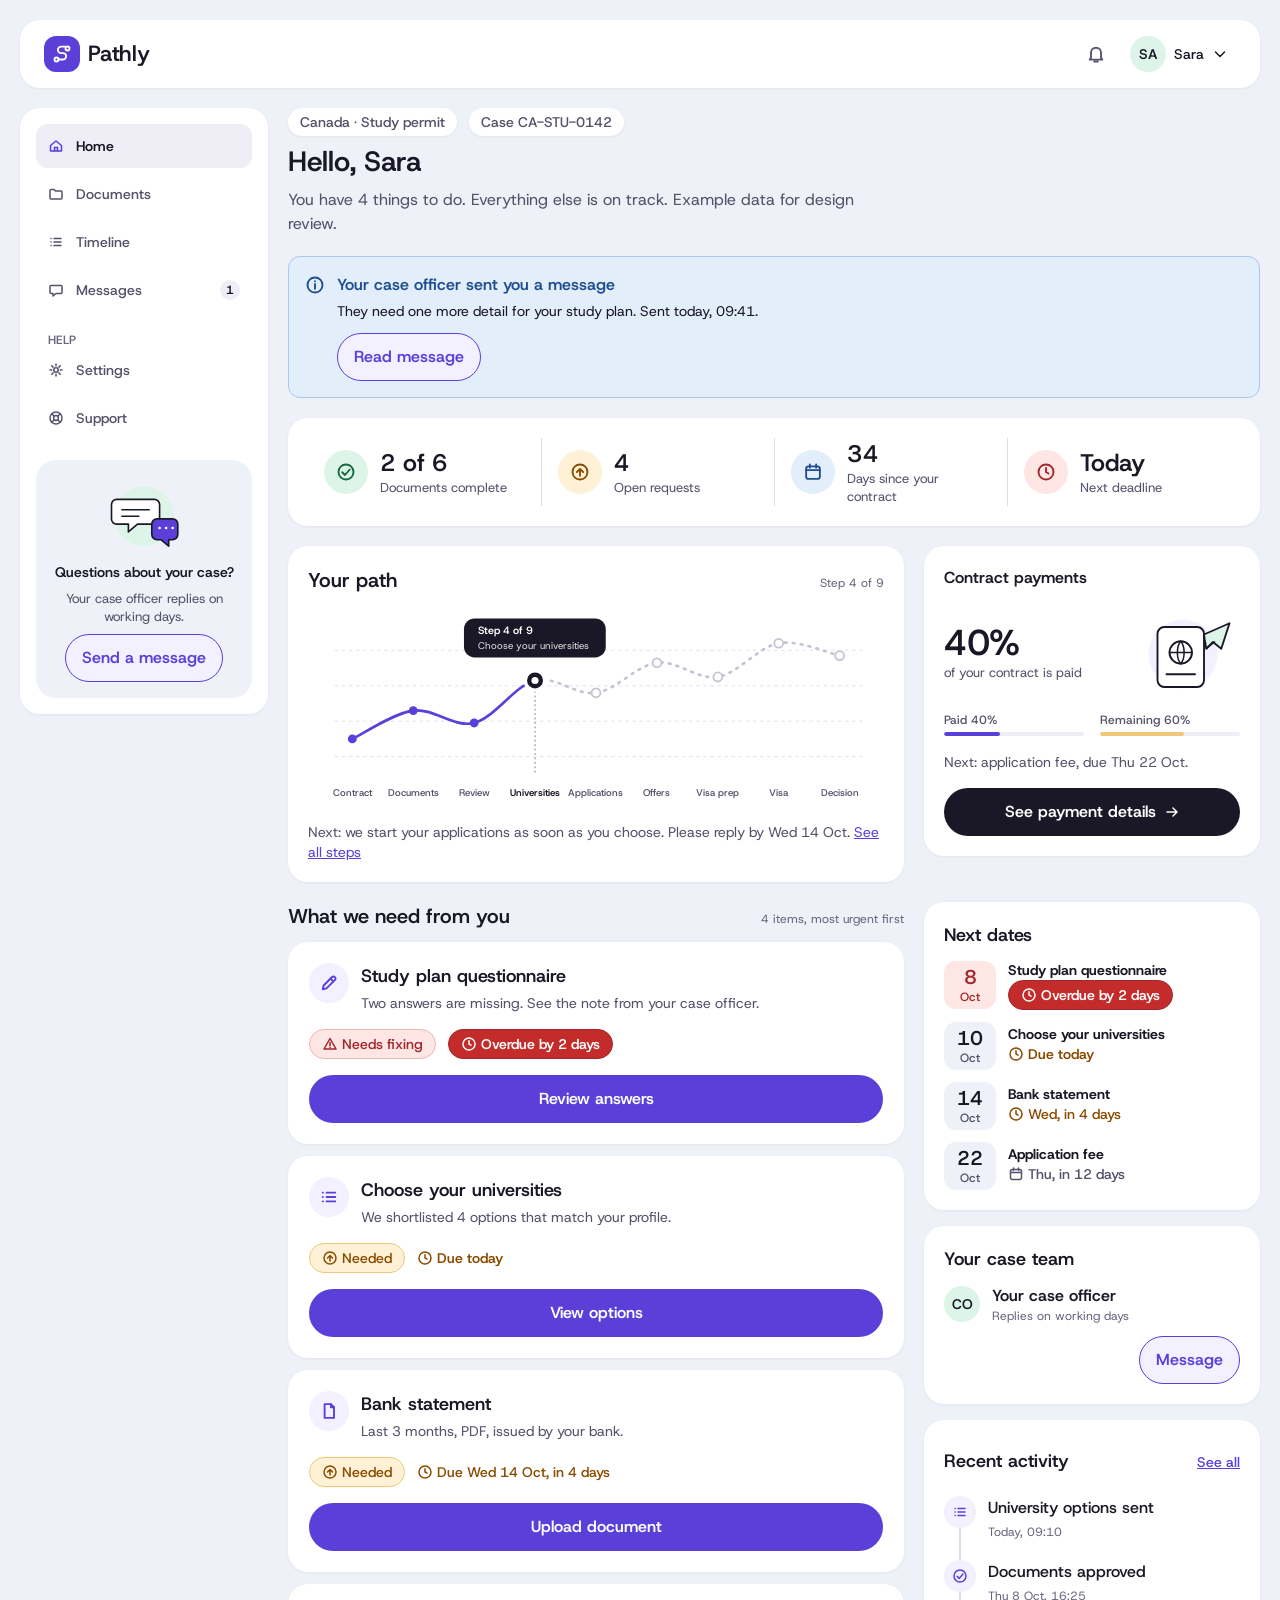
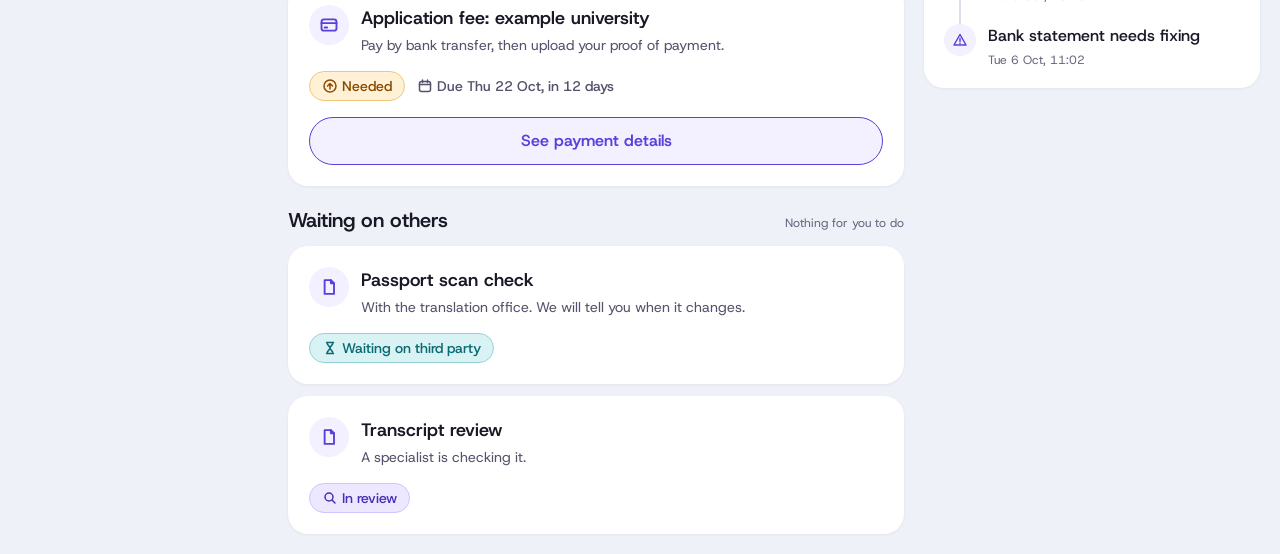
<file: screens/client-dashboard.html>
<!doctype html>
<html lang="en">
<head>
<meta charset="utf-8">
<meta name="viewport" content="width=device-width, initial-scale=1">
<title>Home | Pathly</title>
<meta name="robots" content="noindex, nofollow">
<link rel="icon" href="../favicon.svg" type="image/svg+xml">
<!-- Preview only: the real portal must self-host Host Grotesk (third-party font CDNs can be blocked in Iran). -->
<link rel="stylesheet" href="https://fonts.googleapis.com/css2?family=Host+Grotesk:wght@400;500;600&display=swap">
<link rel="stylesheet" href="../tokens.css">
<link rel="stylesheet" href="../components.css">
<link rel="stylesheet" href="screens.css">
</head>
<body>
<a class="skip-link" href="#main">Skip to main content</a>

<div class="shell">
  <header class="topbar">
    <a class="brand" href="client-dashboard.html" aria-label="Pathly, home"><span class="brand__mark" aria-hidden="true"><svg viewBox="0 0 24 24"><circle cx="6" cy="18" r="2.2"/><circle cx="18" cy="6" r="2.2"/><path d="M8.2 18H13a3.5 3.5 0 0 0 0-7h-2a3.5 3.5 0 0 1 0-7h4.8"/></svg></span>Pathly</a>
    <div class="topbar__tools">
      <button class="icon-btn" type="button" aria-label="Notifications, 2 new"><svg class="icon icon--lg" aria-hidden="true"><use href="../icons.svg#i-bell"/></svg></button>
      <button class="user" type="button" aria-label="Account menu for Sara Ahmadi"><span class="avatar" aria-hidden="true">SA</span><span class="user__name" aria-hidden="true">Sara</span><svg class="icon" aria-hidden="true"><use href="../icons.svg#i-chevron-down"/></svg></button>
    </div>
  </header>

  <aside class="sidenav" aria-label="Sidebar">
    <nav aria-label="Main">
      <ul class="side-nav">
        <li><a href="client-dashboard.html" aria-current="page"><svg class="icon" aria-hidden="true"><use href="../icons.svg#i-home"/></svg>Home</a></li>
        <li><a href="client-upload.html"><svg class="icon" aria-hidden="true"><use href="../icons.svg#i-folder"/></svg>Documents</a></li>
        <li><a href="client-timeline.html"><svg class="icon" aria-hidden="true"><use href="../icons.svg#i-list"/></svg>Timeline</a></li>
        <li><a href="../design-system.html#thread"><svg class="icon" aria-hidden="true"><use href="../icons.svg#i-chat"/></svg>Messages<span class="count">1</span></a></li>
      </ul>
    </nav>
    <div>
      <p class="side-label" id="help-l">Help</p>
      <ul class="side-nav" aria-labelledby="help-l">
        <li><a href="#"><svg class="icon" aria-hidden="true"><use href="../icons.svg#i-settings"/></svg>Settings</a></li>
        <li><a href="#"><svg class="icon" aria-hidden="true"><use href="../icons.svg#i-support"/></svg>Support</a></li>
      </ul>
    </div>
    <div class="help-card">
      <svg class="art" aria-hidden="true" viewBox="0 0 160 120"><use href="../art.svg#a-help"/></svg>
      <strong>Questions about your case?</strong>
      <p>Your case officer replies on working days.</p>
      <a class="btn btn--secondary" href="../design-system.html#thread">Send a message</a>
    </div>
  </aside>

  <main id="main" class="main-col">
    <div class="page-head">
      <div class="case-head"><span class="tag-chip">Canada · Study permit</span><span class="tag-chip">Case CA-STU-0142</span></div>
      <h1 class="page-title">Hello, Sara</h1>
      <p class="page-sub">You have 4 things to do. Everything else is on track. Example data for design review.</p>
    </div>

    <div class="banner" data-tone="info" role="status">
      <svg class="icon icon--lg" aria-hidden="true"><use href="../icons.svg#i-info"/></svg>
      <div>
        <p class="banner__title">Your case officer sent you a message</p>
        <p class="banner__body">They need one more detail for your study plan. Sent today, 09:41.</p>
        <div class="banner__actions"><a class="btn btn--secondary" href="../design-system.html#thread">Read message</a></div>
      </div>
      <span></span>
    </div>

    <section class="kpi-card" aria-label="Case summary">
      <div class="kpi"><span class="chip-icon" data-tone="mint"><svg class="icon icon--lg" aria-hidden="true"><use href="../icons.svg#i-complete"/></svg></span><div class="kpi__body"><span class="kpi__value">2 of 6</span><span class="kpi__label">Documents complete</span></div></div>
      <div class="kpi"><span class="chip-icon" data-tone="amber"><svg class="icon icon--lg" aria-hidden="true"><use href="../icons.svg#i-needed"/></svg></span><div class="kpi__body"><span class="kpi__value">4</span><span class="kpi__label">Open requests</span></div></div>
      <div class="kpi"><span class="chip-icon" data-tone="blue"><svg class="icon icon--lg" aria-hidden="true"><use href="../icons.svg#i-calendar"/></svg></span><div class="kpi__body"><span class="kpi__value">34</span><span class="kpi__label">Days since your contract</span></div></div>
      <div class="kpi"><span class="chip-icon" data-tone="rose"><svg class="icon icon--lg" aria-hidden="true"><use href="../icons.svg#i-clock"/></svg></span><div class="kpi__body"><span class="kpi__value">Today</span><span class="kpi__label">Next deadline</span></div></div>
    </section>

    <div class="cols cols--aside">
      <!-- Wide screens: path chart. Narrow screens: progress summary. -->
      <section class="chart-card only-wide" aria-labelledby="path-h">
        <div class="chart-card__head"><h2 class="section-title" id="path-h">Your path</h2><span class="tiny">Step 4 of 9</span></div>
        <div class="chart-scroll">
          <svg class="chart" viewBox="0 0 650 230" role="img" aria-labelledby="path-t path-d">
            <title id="path-t">Your path: step 4 of 9</title>
            <desc id="path-d">You have finished contract signed, initial documents and document review. You are now on choose your universities. Next steps: applications, offers, visa preparation, visa application and decision.</desc>
            <line class="grid-line" x1="30" y1="50" x2="630" y2="50"/><line class="grid-line" x1="30" y1="90" x2="630" y2="90"/><line class="grid-line" x1="30" y1="130" x2="630" y2="130"/><line class="grid-line" x1="30" y1="170" x2="630" y2="170"/>
            <path class="line line--next" d="M256.2 84.0 C279.2 78.3 302.1 101.3 325.0 98.0 C347.9 94.7 370.8 67.0 393.8 64.0 C416.7 61.0 439.6 83.7 462.5 80.0 C485.4 76.3 508.3 46.0 531.2 42.0 C554.2 38.0 588.5 53.7 600.0 56.0"/>
            <path class="line line--brand" d="M50.0 150.0 C61.5 144.7 95.8 121.0 118.8 118.0 C141.7 115.0 164.6 137.7 187.5 132.0 C210.4 126.3 233.3 89.7 256.2 84.0"/>
            <circle class="dot" cx="50" cy="150" r="5"/><circle class="dot" cx="118.8" cy="118" r="5"/><circle class="dot" cx="187.5" cy="132" r="5"/>
            <circle class="dot--todo dot" cx="325" cy="98" r="5"/><circle class="dot--todo dot" cx="393.8" cy="64" r="5"/><circle class="dot--todo dot" cx="462.5" cy="80" r="5"/><circle class="dot--todo dot" cx="531.2" cy="42" r="5"/><circle class="dot--todo dot" cx="600" cy="56" r="5"/>
            <line class="guide" x1="256.2" y1="96" x2="256.2" y2="190"/>
            <circle class="now-ring" cx="256.2" cy="84" r="11"/><circle class="now-core" cx="256.2" cy="84" r="4"/>
            <rect class="tip" x="176" y="14" width="160" height="44" rx="12"/>
            <text class="tip-text" x="192" y="32">Step 4 of 9</text><text class="tip-sub" x="192" y="48">Choose your universities</text>
            <g class="axis-text" text-anchor="middle">
              <text x="50" y="214">Contract</text><text x="118.8" y="214">Documents</text><text x="187.5" y="214">Review</text><text class="axis-text--strong" x="256.2" y="214">Universities</text><text x="325" y="214">Applications</text><text x="393.8" y="214">Offers</text><text x="462.5" y="214">Visa prep</text><text x="531.2" y="214">Visa</text><text x="600" y="214">Decision</text>
            </g>
          </svg>
        </div>
        <p class="small muted">Next: we start your applications as soon as you choose. Please reply by Wed 14 Oct. <a href="client-timeline.html">See all steps</a></p>
      </section>

      <section class="stage-summary only-narrow" aria-label="Case progress">
        <p class="stage-summary__step">Step 4 of 9</p>
        <div class="segments" role="progressbar" aria-label="Case progress" aria-valuemin="1" aria-valuemax="9" aria-valuenow="4" aria-valuetext="Step 4 of 9: Choose your universities">
          <span class="is-done"></span><span class="is-done"></span><span class="is-done"></span><span class="is-current"></span><span></span><span></span><span></span><span></span><span></span>
        </div>
        <h2 class="stage-summary__title">Choose your universities</h2>
        <p class="stage-summary__next">Next: we start your applications as soon as you choose. Please reply by Wed 14 Oct.</p>
        <div><a class="btn btn--secondary" href="client-timeline.html">See all steps</a></div>
      </section>

      <section class="side-card" aria-labelledby="pay-h">
        <h2 class="side-card__title" id="pay-h">Contract payments</h2>
        <div class="side-card__head">
          <div><span class="side-card__big">40%</span><span class="side-card__sub">of your contract is paid</span></div>
          <svg class="art" aria-hidden="true" viewBox="0 0 160 120"><use href="../art.svg#a-trip"/></svg>
        </div>
        <div class="meters">
          <div><span class="meter__label">Paid 40%</span><div class="meter__bar" aria-hidden="true"><span style="inline-size:40%"></span></div></div>
          <div><span class="meter__label">Remaining 60%</span><div class="meter__bar" aria-hidden="true"><span style="inline-size:60%;--meter:var(--color-status-needed-border)"></span></div></div>
        </div>
        <p class="small muted">Next: application fee, due Thu 22 Oct.</p>
        <a class="btn btn--dark" href="#">See payment details<svg class="icon" aria-hidden="true"><use href="../icons.svg#i-arrow-right"/></svg></a>
      </section>
    </div>

    <div class="cols cols--aside">
      <div class="stack stack--lg">
        <section class="request-list" aria-labelledby="todo-h">
          <div class="request-list__head"><h2 class="section-title" id="todo-h">What we need from you</h2><span class="tiny">4 items, most urgent first</span></div>

          <article class="request">
            <div class="request__top"><span class="request__icon"><svg class="icon icon--lg" aria-hidden="true"><use href="../icons.svg#i-pencil"/></svg></span>
              <div><h3 class="request__title">Study plan questionnaire</h3><p class="request__desc">Two answers are missing. See the note from your case officer.</p></div></div>
            <div class="request__meta"><span class="pill" data-state="needs-fixing"><svg class="icon" aria-hidden="true"><use href="../icons.svg#i-fixing"/></svg>Needs fixing</span><span class="deadline" data-timing="overdue"><svg class="icon" aria-hidden="true"><use href="../icons.svg#i-clock"/></svg>Overdue by 2 days</span></div>
            <div class="request__actions"><a class="btn btn--primary" href="#">Review answers</a></div>
          </article>

          <article class="request">
            <div class="request__top"><span class="request__icon"><svg class="icon icon--lg" aria-hidden="true"><use href="../icons.svg#i-list"/></svg></span>
              <div><h3 class="request__title">Choose your universities</h3><p class="request__desc">We shortlisted 4 options that match your profile.</p></div></div>
            <div class="request__meta"><span class="pill" data-state="needed"><svg class="icon" aria-hidden="true"><use href="../icons.svg#i-needed"/></svg>Needed</span><span class="deadline" data-timing="today"><svg class="icon" aria-hidden="true"><use href="../icons.svg#i-clock"/></svg>Due today</span></div>
            <div class="request__actions"><a class="btn btn--primary" href="#">View options</a></div>
          </article>

          <article class="request">
            <div class="request__top"><span class="request__icon"><svg class="icon icon--lg" aria-hidden="true"><use href="../icons.svg#i-doc"/></svg></span>
              <div><h3 class="request__title">Bank statement</h3><p class="request__desc">Last 3 months, PDF, issued by your bank.</p></div></div>
            <div class="request__meta"><span class="pill" data-state="needed"><svg class="icon" aria-hidden="true"><use href="../icons.svg#i-needed"/></svg>Needed</span><span class="deadline" data-timing="soon"><svg class="icon" aria-hidden="true"><use href="../icons.svg#i-clock"/></svg>Due Wed 14 Oct, in 4 days</span></div>
            <div class="request__actions"><a class="btn btn--primary" href="client-upload.html">Upload document</a></div>
          </article>

          <article class="request">
            <div class="request__top"><span class="request__icon"><svg class="icon icon--lg" aria-hidden="true"><use href="../icons.svg#i-card"/></svg></span>
              <div><h3 class="request__title">Application fee: example university</h3><p class="request__desc">Pay by bank transfer, then upload your proof of payment.</p></div></div>
            <div class="request__meta"><span class="pill" data-state="needed"><svg class="icon" aria-hidden="true"><use href="../icons.svg#i-needed"/></svg>Needed</span><span class="deadline" data-timing="upcoming"><svg class="icon" aria-hidden="true"><use href="../icons.svg#i-calendar"/></svg>Due Thu 22 Oct, in 12 days</span></div>
            <div class="request__actions"><a class="btn btn--secondary" href="#">See payment details</a></div>
          </article>
        </section>

        <section class="request-list" aria-labelledby="wait-h">
          <div class="request-list__head"><h2 class="section-title" id="wait-h">Waiting on others</h2><span class="tiny">Nothing for you to do</span></div>
          <article class="request">
            <div class="request__top"><span class="request__icon"><svg class="icon icon--lg" aria-hidden="true"><use href="../icons.svg#i-doc"/></svg></span>
              <div><h3 class="request__title">Passport scan check</h3><p class="request__desc">With the translation office. We will tell you when it changes.</p></div></div>
            <div class="request__meta"><span class="pill" data-state="waiting"><svg class="icon" aria-hidden="true"><use href="../icons.svg#i-waiting"/></svg>Waiting on third party</span></div>
          </article>
          <article class="request">
            <div class="request__top"><span class="request__icon"><svg class="icon icon--lg" aria-hidden="true"><use href="../icons.svg#i-doc"/></svg></span>
              <div><h3 class="request__title">Transcript review</h3><p class="request__desc">A specialist is checking it.</p></div></div>
            <div class="request__meta"><span class="pill" data-state="in-review"><svg class="icon" aria-hidden="true"><use href="../icons.svg#i-review"/></svg>In review</span></div>
          </article>
        </section>
      </div>

      <aside class="stack" aria-label="Case details">
        <section class="card" aria-labelledby="dates-h">
          <h2 class="card__title" id="dates-h">Next dates</h2>
          <ul class="dates">
            <li><span class="date-badge date-badge--overdue"><strong>8</strong>Oct</span><div><p class="small"><strong>Study plan questionnaire</strong></p><span class="deadline" data-timing="overdue"><svg class="icon" aria-hidden="true"><use href="../icons.svg#i-clock"/></svg>Overdue by 2 days</span></div></li>
            <li><span class="date-badge"><strong>10</strong>Oct</span><div><p class="small"><strong>Choose your universities</strong></p><span class="deadline" data-timing="today"><svg class="icon" aria-hidden="true"><use href="../icons.svg#i-clock"/></svg>Due today</span></div></li>
            <li><span class="date-badge"><strong>14</strong>Oct</span><div><p class="small"><strong>Bank statement</strong></p><span class="deadline" data-timing="soon"><svg class="icon" aria-hidden="true"><use href="../icons.svg#i-clock"/></svg>Wed, in 4 days</span></div></li>
            <li><span class="date-badge"><strong>22</strong>Oct</span><div><p class="small"><strong>Application fee</strong></p><span class="deadline" data-timing="upcoming"><svg class="icon" aria-hidden="true"><use href="../icons.svg#i-calendar"/></svg>Thu, in 12 days</span></div></li>
          </ul>
        </section>

        <section class="card" aria-labelledby="team-h">
          <h2 class="card__title" id="team-h">Your case team</h2>
          <div class="team"><span class="avatar" aria-hidden="true">CO</span><div><p class="team__name">Your case officer</p><p class="tiny">Replies on working days</p></div>
            <a class="btn btn--secondary" href="../design-system.html#thread">Message</a></div>
        </section>

        <section class="card" aria-labelledby="act-h">
          <div class="section-head"><h2 class="card__title" id="act-h">Recent activity</h2><a class="link-btn" href="client-timeline.html">See all</a></div>
          <ol class="timeline" aria-label="Recent activity">
            <li class="event"><span class="event__marker"><svg class="icon" aria-hidden="true"><use href="../icons.svg#i-list"/></svg></span><div><p class="event__title">University options sent</p><span class="event__time">Today, 09:10</span></div></li>
            <li class="event"><span class="event__marker"><svg class="icon" aria-hidden="true"><use href="../icons.svg#i-complete"/></svg></span><div><p class="event__title">Documents approved</p><span class="event__time">Thu 8 Oct, 16:25</span></div></li>
            <li class="event"><span class="event__marker"><svg class="icon" aria-hidden="true"><use href="../icons.svg#i-fixing"/></svg></span><div><p class="event__title">Bank statement needs fixing</p><span class="event__time">Tue 6 Oct, 11:02</span></div></li>
          </ol>
        </section>
      </aside>
    </div>
  </main>
</div>

<nav class="bottomnav" aria-label="Main (mobile)">
  <a href="client-dashboard.html" aria-current="page"><span class="bottomnav__icon"><svg class="icon icon--lg" aria-hidden="true"><use href="../icons.svg#i-home"/></svg></span>Home</a>
  <a href="client-upload.html"><span class="bottomnav__icon"><svg class="icon icon--lg" aria-hidden="true"><use href="../icons.svg#i-folder"/></svg></span>Documents</a>
  <a href="client-timeline.html"><span class="bottomnav__icon"><svg class="icon icon--lg" aria-hidden="true"><use href="../icons.svg#i-list"/></svg></span>Timeline</a>
  <a href="../design-system.html#thread"><span class="bottomnav__icon"><svg class="icon icon--lg" aria-hidden="true"><use href="../icons.svg#i-chat"/></svg></span>Messages</a>
</nav>
</body>
</html>
</file>
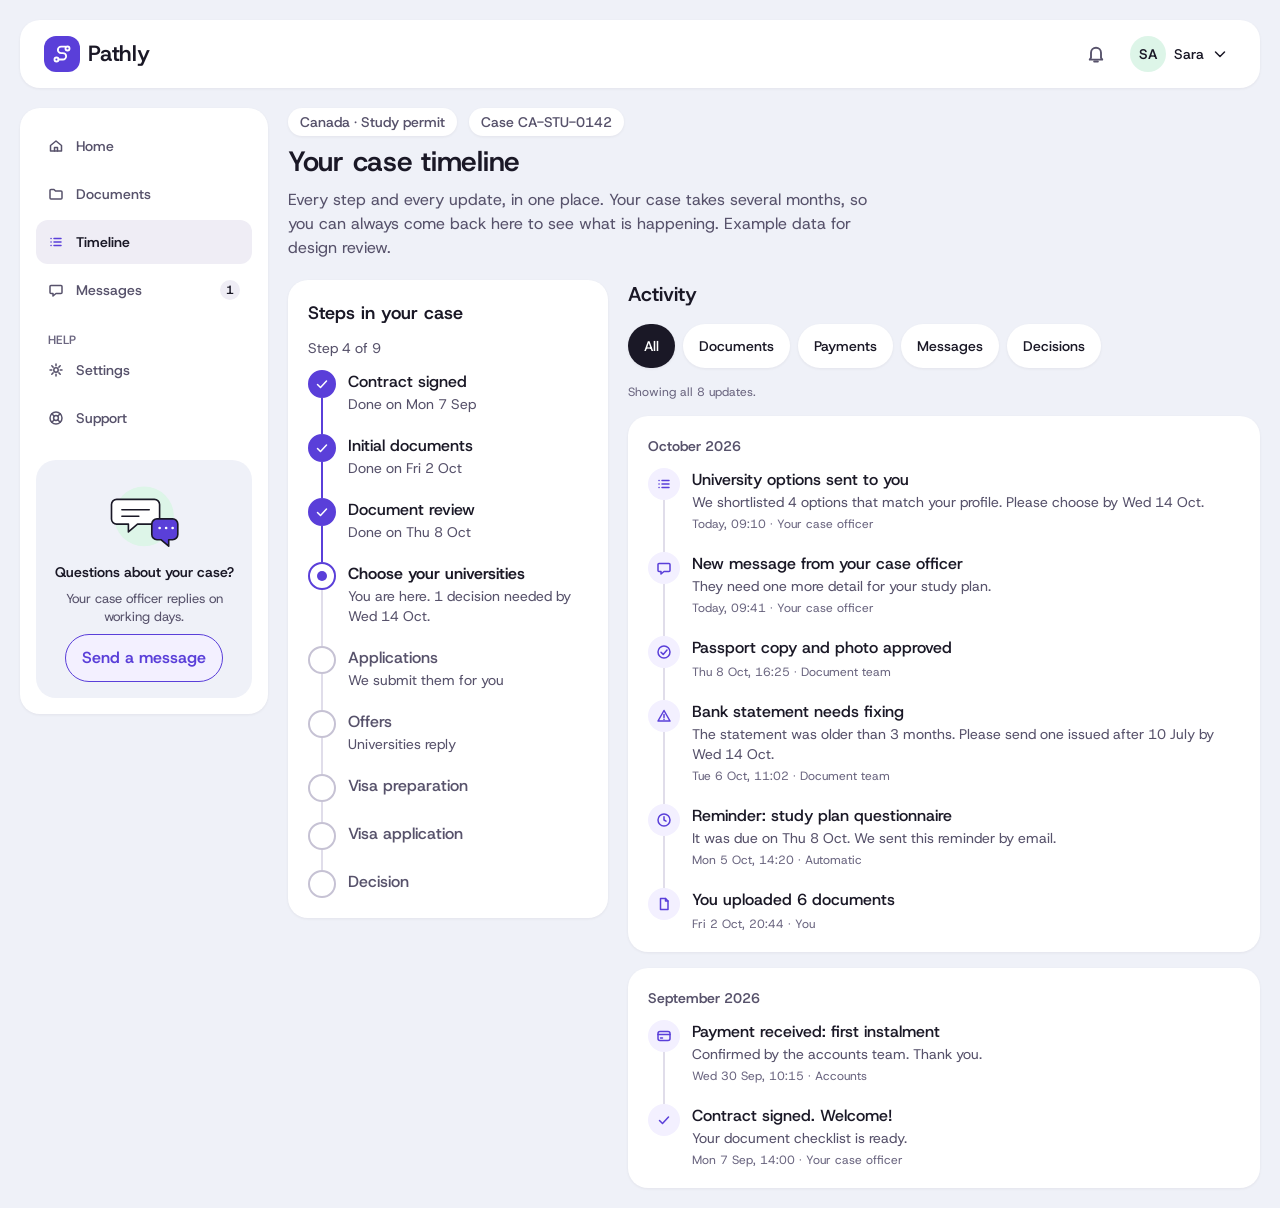
<file: screens/client-timeline.html>
<!doctype html>
<html lang="en">
<head>
<meta charset="utf-8">
<meta name="viewport" content="width=device-width, initial-scale=1">
<title>Timeline | Pathly</title>
<meta name="robots" content="noindex, nofollow">
<link rel="icon" href="../favicon.svg" type="image/svg+xml">
<!-- Preview only: the real portal must self-host Host Grotesk (third-party font CDNs can be blocked in Iran). -->
<link rel="stylesheet" href="https://fonts.googleapis.com/css2?family=Host+Grotesk:wght@400;500;600&display=swap">
<link rel="stylesheet" href="../tokens.css">
<link rel="stylesheet" href="../components.css">
<link rel="stylesheet" href="screens.css">
</head>
<body>
<a class="skip-link" href="#main">Skip to main content</a>

<div class="shell">
  <header class="topbar">
    <a class="brand" href="client-dashboard.html" aria-label="Pathly, home"><span class="brand__mark" aria-hidden="true"><svg viewBox="0 0 24 24"><circle cx="6" cy="18" r="2.2"/><circle cx="18" cy="6" r="2.2"/><path d="M8.2 18H13a3.5 3.5 0 0 0 0-7h-2a3.5 3.5 0 0 1 0-7h4.8"/></svg></span>Pathly</a>
    <div class="topbar__tools">
      <button class="icon-btn" type="button" aria-label="Notifications, 2 new"><svg class="icon icon--lg" aria-hidden="true"><use href="../icons.svg#i-bell"/></svg></button>
      <button class="user" type="button" aria-label="Account menu for Sara Ahmadi"><span class="avatar" aria-hidden="true">SA</span><span class="user__name" aria-hidden="true">Sara</span><svg class="icon" aria-hidden="true"><use href="../icons.svg#i-chevron-down"/></svg></button>
    </div>
  </header>

  <aside class="sidenav" aria-label="Sidebar">
    <nav aria-label="Main">
      <ul class="side-nav">
        <li><a href="client-dashboard.html"><svg class="icon" aria-hidden="true"><use href="../icons.svg#i-home"/></svg>Home</a></li>
        <li><a href="client-upload.html"><svg class="icon" aria-hidden="true"><use href="../icons.svg#i-folder"/></svg>Documents</a></li>
        <li><a href="client-timeline.html" aria-current="page"><svg class="icon" aria-hidden="true"><use href="../icons.svg#i-list"/></svg>Timeline</a></li>
        <li><a href="../design-system.html#thread"><svg class="icon" aria-hidden="true"><use href="../icons.svg#i-chat"/></svg>Messages<span class="count">1</span></a></li>
      </ul>
    </nav>
    <div>
      <p class="side-label" id="help-l">Help</p>
      <ul class="side-nav" aria-labelledby="help-l">
        <li><a href="#"><svg class="icon" aria-hidden="true"><use href="../icons.svg#i-settings"/></svg>Settings</a></li>
        <li><a href="#"><svg class="icon" aria-hidden="true"><use href="../icons.svg#i-support"/></svg>Support</a></li>
      </ul>
    </div>
    <div class="help-card">
      <svg class="art" aria-hidden="true" viewBox="0 0 160 120"><use href="../art.svg#a-help"/></svg>
      <strong>Questions about your case?</strong>
      <p>Your case officer replies on working days.</p>
      <a class="btn btn--secondary" href="../design-system.html#thread">Send a message</a>
    </div>
  </aside>

  <main id="main" class="main-col">
    <div class="page-head">
      <div class="case-head"><span class="tag-chip">Canada · Study permit</span><span class="tag-chip">Case CA-STU-0142</span></div>
      <h1 class="page-title">Your case timeline</h1>
      <p class="page-sub">Every step and every update, in one place. Your case takes several months, so you can always come back here to see what is happening. Example data for design review.</p>
    </div>

    <div class="cols cols--split">
      <section class="card sticky-card" aria-labelledby="steps-h">
        <h2 class="card__title" id="steps-h">Steps in your case</h2>
        <p class="card__body">Step 4 of 9</p>
        <ol class="steps" aria-label="Case steps">
          <li class="step is-done"><span class="step__marker"><svg class="icon" aria-hidden="true"><use href="../icons.svg#i-check"/></svg></span><div><p class="step__title">Contract signed</p><p class="step__caption">Done on Mon 7 Sep</p></div></li>
          <li class="step is-done"><span class="step__marker"><svg class="icon" aria-hidden="true"><use href="../icons.svg#i-check"/></svg></span><div><p class="step__title">Initial documents</p><p class="step__caption">Done on Fri 2 Oct</p></div></li>
          <li class="step is-done"><span class="step__marker"><svg class="icon" aria-hidden="true"><use href="../icons.svg#i-check"/></svg></span><div><p class="step__title">Document review</p><p class="step__caption">Done on Thu 8 Oct</p></div></li>
          <li class="step is-current" aria-current="step"><span class="step__marker"></span><div><p class="step__title">Choose your universities <span class="visually-hidden">(current step)</span></p><p class="step__caption">You are here. 1 decision needed by Wed 14 Oct.</p></div></li>
          <li class="step"><span class="step__marker"></span><div><p class="step__title">Applications</p><p class="step__caption">We submit them for you</p></div></li>
          <li class="step"><span class="step__marker"></span><div><p class="step__title">Offers</p><p class="step__caption">Universities reply</p></div></li>
          <li class="step"><span class="step__marker"></span><div><p class="step__title">Visa preparation</p></div></li>
          <li class="step"><span class="step__marker"></span><div><p class="step__title">Visa application</p></div></li>
          <li class="step"><span class="step__marker"></span><div><p class="step__title">Decision</p></div></li>
        </ol>
      </section>

      <section class="timeline-wrap" aria-labelledby="act-h">
        <div class="section-head"><h2 class="section-title" id="act-h">Activity</h2></div>
        <div class="filters" role="group" aria-label="Filter activity">
          <button class="filter" type="button" data-filter="all" aria-pressed="true">All</button>
          <button class="filter" type="button" data-filter="documents" aria-pressed="false">Documents</button>
          <button class="filter" type="button" data-filter="payments" aria-pressed="false">Payments</button>
          <button class="filter" type="button" data-filter="messages" aria-pressed="false">Messages</button>
          <button class="filter" type="button" data-filter="decisions" aria-pressed="false">Decisions</button>
        </div>
        <p class="tiny" id="filter-status" role="status" aria-live="polite">Showing all 8 updates.</p>

        <div class="card">
          <h3 class="small muted" style="font-weight:600">October 2026</h3>
          <ol class="timeline" aria-label="Activity, newest first" id="log">
            <li class="event" data-type="decisions"><span class="event__marker"><svg class="icon" aria-hidden="true"><use href="../icons.svg#i-list"/></svg></span><div><p class="event__title">University options sent to you</p><p class="event__detail">We shortlisted 4 options that match your profile. Please choose by Wed 14 Oct.</p><span class="event__time">Today, 09:10 · Your case officer</span></div></li>
            <li class="event" data-type="messages"><span class="event__marker"><svg class="icon" aria-hidden="true"><use href="../icons.svg#i-chat"/></svg></span><div><p class="event__title">New message from your case officer</p><p class="event__detail">They need one more detail for your study plan.</p><span class="event__time">Today, 09:41 · Your case officer</span></div></li>
            <li class="event" data-type="documents"><span class="event__marker"><svg class="icon" aria-hidden="true"><use href="../icons.svg#i-complete"/></svg></span><div><p class="event__title">Passport copy and photo approved</p><span class="event__time">Thu 8 Oct, 16:25 · Document team</span></div></li>
            <li class="event" data-type="documents"><span class="event__marker"><svg class="icon" aria-hidden="true"><use href="../icons.svg#i-fixing"/></svg></span><div><p class="event__title">Bank statement needs fixing</p><p class="event__detail">The statement was older than 3 months. Please send one issued after 10 July by Wed 14 Oct.</p><span class="event__time">Tue 6 Oct, 11:02 · Document team</span></div></li>
            <li class="event" data-type="messages"><span class="event__marker"><svg class="icon" aria-hidden="true"><use href="../icons.svg#i-clock"/></svg></span><div><p class="event__title">Reminder: study plan questionnaire</p><p class="event__detail">It was due on Thu 8 Oct. We sent this reminder by email.</p><span class="event__time">Mon 5 Oct, 14:20 · Automatic</span></div></li>
            <li class="event" data-type="documents"><span class="event__marker"><svg class="icon" aria-hidden="true"><use href="../icons.svg#i-received"/></svg></span><div><p class="event__title">You uploaded 6 documents</p><span class="event__time">Fri 2 Oct, 20:44 · You</span></div></li>
          </ol>
        </div>

        <div class="card">
          <h3 class="small muted" style="font-weight:600">September 2026</h3>
          <ol class="timeline" aria-label="Activity, September" id="log2">
            <li class="event" data-type="payments"><span class="event__marker"><svg class="icon" aria-hidden="true"><use href="../icons.svg#i-card"/></svg></span><div><p class="event__title">Payment received: first instalment</p><p class="event__detail">Confirmed by the accounts team. Thank you.</p><span class="event__time">Wed 30 Sep, 10:15 · Accounts</span></div></li>
            <li class="event" data-type="documents"><span class="event__marker"><svg class="icon" aria-hidden="true"><use href="../icons.svg#i-check"/></svg></span><div><p class="event__title">Contract signed. Welcome!</p><p class="event__detail">Your document checklist is ready.</p><span class="event__time">Mon 7 Sep, 14:00 · Your case officer</span></div></li>
          </ol>
        </div>

        <div class="empty" id="no-match" hidden>
          <svg class="art" aria-hidden="true" viewBox="0 0 160 120"><use href="../art.svg#a-empty"/></svg>
          <h3 class="empty__title">No updates here yet</h3>
          <p class="empty__body">Nothing matches this filter. Choose "All" to see every update.</p>
          <button class="btn btn--secondary" type="button" id="reset-filter">Show all updates</button>
        </div>
      </section>
    </div>
  </main>
</div>

<nav class="bottomnav" aria-label="Main (mobile)">
  <a href="client-dashboard.html"><span class="bottomnav__icon"><svg class="icon icon--lg" aria-hidden="true"><use href="../icons.svg#i-home"/></svg></span>Home</a>
  <a href="client-upload.html"><span class="bottomnav__icon"><svg class="icon icon--lg" aria-hidden="true"><use href="../icons.svg#i-folder"/></svg></span>Documents</a>
  <a href="client-timeline.html" aria-current="page"><span class="bottomnav__icon"><svg class="icon icon--lg" aria-hidden="true"><use href="../icons.svg#i-list"/></svg></span>Timeline</a>
  <a href="../design-system.html#thread"><span class="bottomnav__icon"><svg class="icon icon--lg" aria-hidden="true"><use href="../icons.svg#i-chat"/></svg></span>Messages</a>
</nav>

<script>
(function () {
  var buttons = document.querySelectorAll('.filter'), events = document.querySelectorAll('.event[data-type]');
  var status = document.getElementById('filter-status'), none = document.getElementById('no-match');
  var labels = { all: 'all', documents: 'document', payments: 'payment', messages: 'message', decisions: 'decision' };
  function apply(kind) {
    var shown = 0;
    events.forEach(function (e) { var ok = kind === 'all' || e.getAttribute('data-type') === kind; e.hidden = !ok; if (ok) shown++; });
    ['log', 'log2'].forEach(function (id) { var ol = document.getElementById(id); ol.closest('.card').hidden = !ol.querySelector('.event:not([hidden])'); });
    buttons.forEach(function (b) { b.setAttribute('aria-pressed', String(b.getAttribute('data-filter') === kind)); });
    none.hidden = shown !== 0;
    status.textContent = kind === 'all' ? 'Showing all ' + shown + ' updates.' : 'Showing ' + shown + ' ' + labels[kind] + ' update' + (shown === 1 ? '' : 's') + '.';
  }
  buttons.forEach(function (b) { b.addEventListener('click', function () { apply(b.getAttribute('data-filter')); }); });
  document.getElementById('reset-filter').addEventListener('click', function () { apply('all'); });
})();
</script>
</body>
</html>
</file>
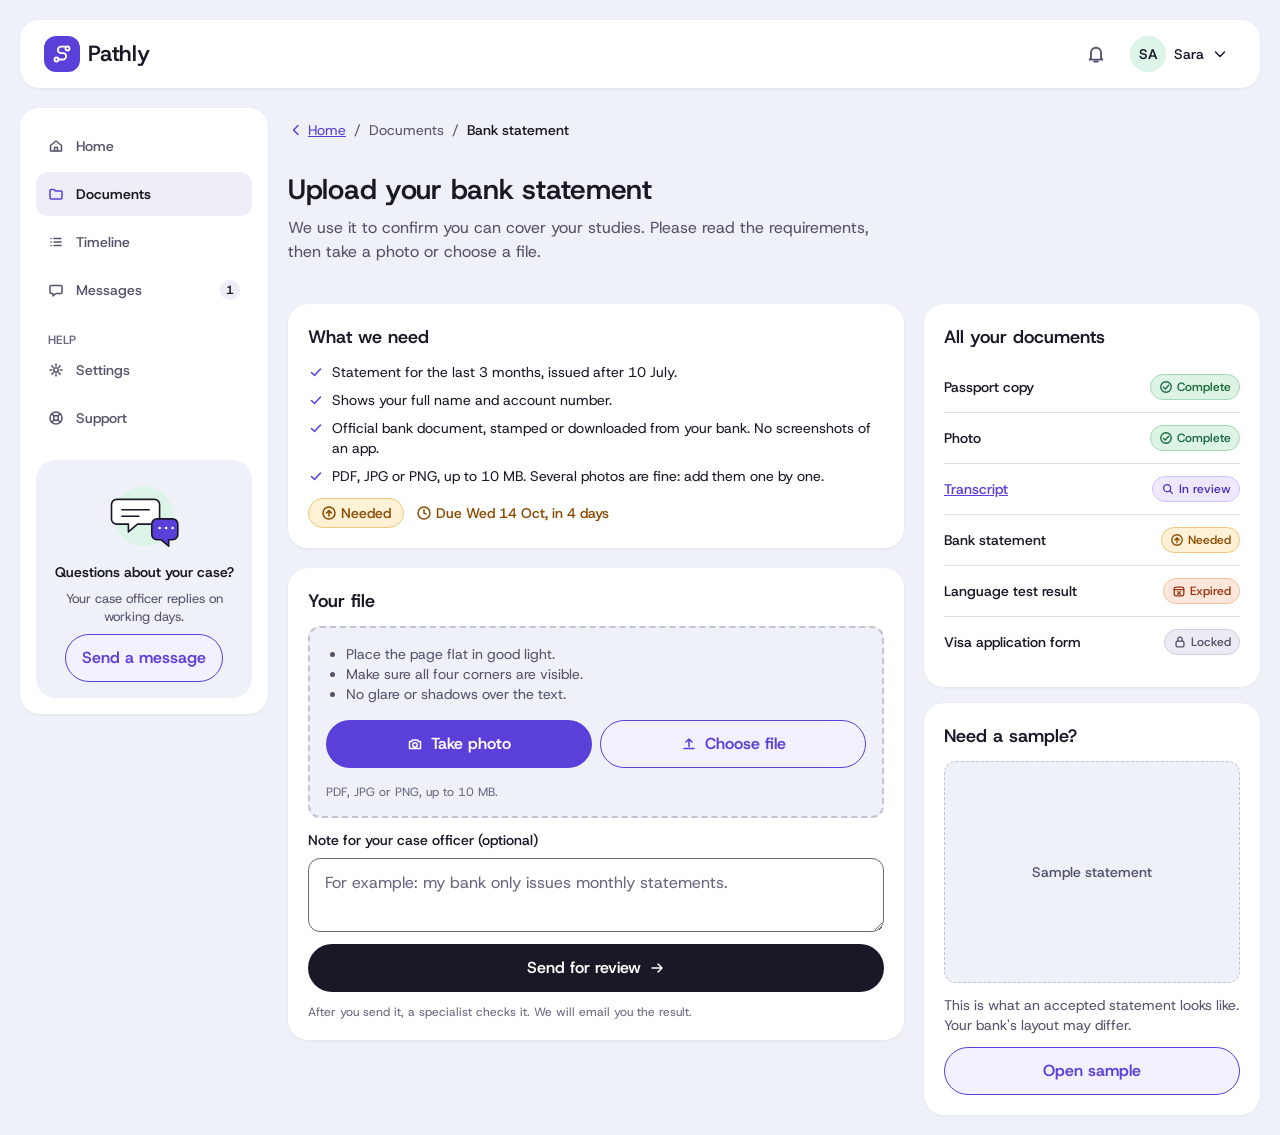
<file: screens/client-upload.html>
<!doctype html>
<html lang="en">
<head>
<meta charset="utf-8">
<meta name="viewport" content="width=device-width, initial-scale=1">
<title>Upload bank statement | Pathly</title>
<meta name="robots" content="noindex, nofollow">
<link rel="icon" href="../favicon.svg" type="image/svg+xml">
<!-- Preview only: the real portal must self-host Host Grotesk (third-party font CDNs can be blocked in Iran). -->
<link rel="stylesheet" href="https://fonts.googleapis.com/css2?family=Host+Grotesk:wght@400;500;600&display=swap">
<link rel="stylesheet" href="../tokens.css">
<link rel="stylesheet" href="../components.css">
<link rel="stylesheet" href="screens.css">
</head>
<body>
<a class="skip-link" href="#main">Skip to main content</a>

<div class="shell">
  <header class="topbar">
    <a class="brand" href="client-dashboard.html" aria-label="Pathly, home"><span class="brand__mark" aria-hidden="true"><svg viewBox="0 0 24 24"><circle cx="6" cy="18" r="2.2"/><circle cx="18" cy="6" r="2.2"/><path d="M8.2 18H13a3.5 3.5 0 0 0 0-7h-2a3.5 3.5 0 0 1 0-7h4.8"/></svg></span>Pathly</a>
    <div class="topbar__tools">
      <button class="icon-btn" type="button" aria-label="Notifications, 2 new"><svg class="icon icon--lg" aria-hidden="true"><use href="../icons.svg#i-bell"/></svg></button>
      <button class="user" type="button" aria-label="Account menu for Sara Ahmadi"><span class="avatar" aria-hidden="true">SA</span><span class="user__name" aria-hidden="true">Sara</span><svg class="icon" aria-hidden="true"><use href="../icons.svg#i-chevron-down"/></svg></button>
    </div>
  </header>

  <aside class="sidenav" aria-label="Sidebar">
    <nav aria-label="Main">
      <ul class="side-nav">
        <li><a href="client-dashboard.html"><svg class="icon" aria-hidden="true"><use href="../icons.svg#i-home"/></svg>Home</a></li>
        <li><a href="client-upload.html" aria-current="page"><svg class="icon" aria-hidden="true"><use href="../icons.svg#i-folder"/></svg>Documents</a></li>
        <li><a href="client-timeline.html"><svg class="icon" aria-hidden="true"><use href="../icons.svg#i-list"/></svg>Timeline</a></li>
        <li><a href="../design-system.html#thread"><svg class="icon" aria-hidden="true"><use href="../icons.svg#i-chat"/></svg>Messages<span class="count">1</span></a></li>
      </ul>
    </nav>
    <div>
      <p class="side-label" id="help-l">Help</p>
      <ul class="side-nav" aria-labelledby="help-l">
        <li><a href="#"><svg class="icon" aria-hidden="true"><use href="../icons.svg#i-settings"/></svg>Settings</a></li>
        <li><a href="#"><svg class="icon" aria-hidden="true"><use href="../icons.svg#i-support"/></svg>Support</a></li>
      </ul>
    </div>
    <div class="help-card">
      <svg class="art" aria-hidden="true" viewBox="0 0 160 120"><use href="../art.svg#a-help"/></svg>
      <strong>Questions about your case?</strong>
      <p>Your case officer replies on working days.</p>
      <a class="btn btn--secondary" href="../design-system.html#thread">Send a message</a>
    </div>
  </aside>

  <main id="main" class="main-col">
    <nav class="breadcrumb" aria-label="Breadcrumb">
      <a href="client-dashboard.html"><svg class="icon" aria-hidden="true" style="transform:scaleX(-1)"><use href="../icons.svg#i-chevron"/></svg>Home</a>
      <span aria-hidden="true">/</span>
      <span>Documents</span>
      <span aria-hidden="true">/</span>
      <span aria-current="page">Bank statement</span>
    </nav>

    <div class="page-head">
      <h1 class="page-title">Upload your bank statement</h1>
      <p class="page-sub">We use it to confirm you can cover your studies. Please read the requirements, then take a photo or choose a file.</p>
    </div>

    <div id="summary-slot" tabindex="-1"></div>

    <div class="cols cols--aside">
      <div class="stack stack--lg">

        <section class="card" aria-labelledby="req-h">
          <h2 class="card__title" id="req-h">What we need</h2>
          <ul class="req-list">
            <li><svg class="icon" aria-hidden="true"><use href="../icons.svg#i-check"/></svg>Statement for the last 3 months, issued after 10 July.</li>
            <li><svg class="icon" aria-hidden="true"><use href="../icons.svg#i-check"/></svg>Shows your full name and account number.</li>
            <li><svg class="icon" aria-hidden="true"><use href="../icons.svg#i-check"/></svg>Official bank document, stamped or downloaded from your bank. No screenshots of an app.</li>
            <li><svg class="icon" aria-hidden="true"><use href="../icons.svg#i-check"/></svg>PDF, JPG or PNG, up to 10 MB. Several photos are fine: add them one by one.</li>
          </ul>
          <div class="request__meta"><span class="pill" data-state="needed" id="slot-pill"><svg class="icon" aria-hidden="true"><use href="../icons.svg#i-needed"/></svg>Needed</span><span class="deadline" data-timing="soon"><svg class="icon" aria-hidden="true"><use href="../icons.svg#i-clock"/></svg>Due Wed 14 Oct, in 4 days</span></div>
        </section>

        <form id="upload-form" novalidate class="card" aria-labelledby="up-h">
          <h2 class="card__title" id="up-h">Your file</h2>

          <div id="slot" class="upload__zone" data-state="empty">
            <!-- Empty -->
            <div data-show="empty" class="stack">
              <ul class="upload__tips"><li>Place the page flat in good light.</li><li>Make sure all four corners are visible.</li><li>No glare or shadows over the text.</li></ul>
              <div class="upload__actions">
                <label class="btn btn--primary" for="file-camera"><svg class="icon" aria-hidden="true"><use href="../icons.svg#i-camera"/></svg>Take photo</label>
                <label class="btn btn--secondary" for="file-any"><svg class="icon" aria-hidden="true"><use href="../icons.svg#i-upload"/></svg>Choose file</label>
              </div>
              <input class="visually-hidden" id="file-camera" type="file" accept="image/*" capture="environment" aria-describedby="file-help">
              <input class="visually-hidden" id="file-any" type="file" accept=".pdf,.jpg,.jpeg,.png,application/pdf,image/*" aria-describedby="file-help">
              <p class="tiny" id="file-help">PDF, JPG or PNG, up to 10 MB.</p>
            </div>

            <!-- Uploading -->
            <div data-show="uploading" class="stack" hidden>
              <div class="upload__row"><svg class="icon icon--lg" aria-hidden="true"><use href="../icons.svg#i-doc"/></svg><div class="upload__file"><span class="upload__filename" id="u-name">bank-statement.pdf</span><span class="upload__sub" id="u-sub">Uploading 0%</span></div></div>
              <div class="progress" role="progressbar" aria-label="Upload progress" aria-valuemin="0" aria-valuemax="100" aria-valuenow="0" id="u-bar"><span style="inline-size:0%"></span></div>
              <div class="upload__actions"><button class="btn btn--ghost" type="button" id="u-cancel">Cancel</button></div>
              <p class="tiny" id="u-live" role="status">If you lose your connection, the upload continues by itself when you are back online.</p>
            </div>

            <!-- Uploaded -->
            <div data-show="uploaded" class="stack" hidden>
              <div class="upload__row"><svg class="icon icon--lg" aria-hidden="true"><use href="../icons.svg#i-doc"/></svg><div class="upload__file"><span class="upload__filename" id="d-name">bank-statement.pdf</span><span class="upload__sub">Added just now</span></div><button class="btn btn--ghost" type="button" id="u-replace">Replace</button></div>
            </div>
          </div>

          <div class="field" id="note-field"><label class="field__label" for="note">Note for your case officer (optional)</label><textarea class="field__control" id="note" rows="2" placeholder="For example: my bank only issues monthly statements."></textarea></div>

          <div class="request__actions"><button class="btn btn--dark" type="submit" id="send-btn">Send for review<svg class="icon" aria-hidden="true"><use href="../icons.svg#i-arrow-right"/></svg></button></div>
          <p class="tiny">After you send it, a specialist checks it. We will email you the result.</p>
        </form>
      </div>

      <aside class="stack" aria-label="Your documents">
        <section class="card" aria-labelledby="docs-h">
          <h2 class="card__title" id="docs-h">All your documents</h2>
          <ul class="doc-list">
            <li><span class="name">Passport copy</span><span class="pill pill--sm" data-state="complete"><svg class="icon" aria-hidden="true"><use href="../icons.svg#i-complete"/></svg>Complete</span></li>
            <li><span class="name">Photo</span><span class="pill pill--sm" data-state="complete"><svg class="icon" aria-hidden="true"><use href="../icons.svg#i-complete"/></svg>Complete</span></li>
            <li><a href="#" aria-label="Transcript, in review">Transcript</a><span class="pill pill--sm" data-state="in-review"><svg class="icon" aria-hidden="true"><use href="../icons.svg#i-review"/></svg>In review</span></li>
            <li><span class="name" aria-current="page">Bank statement</span><span class="pill pill--sm" data-state="needed" id="side-pill"><svg class="icon" aria-hidden="true"><use href="../icons.svg#i-needed"/></svg>Needed</span></li>
            <li><span class="name">Language test result</span><span class="pill pill--sm" data-state="expired"><svg class="icon" aria-hidden="true"><use href="../icons.svg#i-expired"/></svg>Expired</span></li>
            <li><span class="name">Visa application form</span><span class="pill pill--sm" data-state="locked"><svg class="icon" aria-hidden="true"><use href="../icons.svg#i-locked"/></svg>Locked</span></li>
          </ul>
        </section>
        <section class="card" aria-labelledby="help-h">
          <h2 class="card__title" id="help-h">Need a sample?</h2>
          <div class="sample-thumb" role="img" aria-label="Sample bank statement placeholder">Sample statement</div>
          <p class="card__body">This is what an accepted statement looks like. Your bank's layout may differ.</p>
          <a class="btn btn--secondary" href="#">Open sample</a>
        </section>
      </aside>
    </div>
  </main>
</div>

<nav class="bottomnav" aria-label="Main (mobile)">
  <a href="client-dashboard.html"><span class="bottomnav__icon"><svg class="icon icon--lg" aria-hidden="true"><use href="../icons.svg#i-home"/></svg></span>Home</a>
  <a href="client-upload.html" aria-current="page"><span class="bottomnav__icon"><svg class="icon icon--lg" aria-hidden="true"><use href="../icons.svg#i-folder"/></svg></span>Documents</a>
  <a href="client-timeline.html"><span class="bottomnav__icon"><svg class="icon icon--lg" aria-hidden="true"><use href="../icons.svg#i-list"/></svg></span>Timeline</a>
  <a href="../design-system.html#thread"><span class="bottomnav__icon"><svg class="icon icon--lg" aria-hidden="true"><use href="../icons.svg#i-chat"/></svg></span>Messages</a>
</nav>

<script>
(function () {
  var slot = document.getElementById('slot'), form = document.getElementById('upload-form');
  var pill = document.getElementById('slot-pill'), sidePill = document.getElementById('side-pill');
  var summaryHost = document.getElementById('summary-slot'), timer = null, file = null;

  function show(state) {
    slot.setAttribute('data-state', state);
    slot.querySelectorAll('[data-show]').forEach(function (n) { n.hidden = n.getAttribute('data-show') !== state; });
  }
  function setPills(state, label, icon) {
    [pill, sidePill].forEach(function (p) {
      if (!p) return;
      p.setAttribute('data-state', state);
      p.innerHTML = '<svg class="icon" aria-hidden="true"><use href="../icons.svg#' + icon + '"/></svg>' + label;
    });
  }
  function clearErrors() {
    summaryHost.innerHTML = '';
    var old = document.getElementById('slot-error'); if (old) old.remove();
    slot.removeAttribute('aria-invalid');
  }
  function startUpload(f) {
    clearErrors();
    if (f.size > 10 * 1024 * 1024) { showError('This file is too large (' + Math.round(f.size / 1048576) + ' MB). The maximum is 10 MB. Choose a smaller file or take a new photo.'); return; }
    file = f;
    document.getElementById('u-name').textContent = f.name; document.getElementById('d-name').textContent = f.name;
    show('uploading');
    var p = 0, bar = document.getElementById('u-bar'), sub = document.getElementById('u-sub');
    timer = setInterval(function () {
      p += 8;
      if (p >= 100) { clearInterval(timer); show('uploaded'); setPills('received', 'Received', 'i-received'); document.getElementById('u-replace').focus(); return; }
      bar.setAttribute('aria-valuenow', p); bar.firstElementChild.style.inlineSize = p + '%'; sub.textContent = 'Uploading ' + p + '%';
    }, 250);
  }
  function showError(msg) {
    var e = document.createElement('div'); e.className = 'notice'; e.id = 'slot-error'; e.setAttribute('data-tone', 'error'); e.setAttribute('role', 'alert');
    e.innerHTML = '<svg class="icon" aria-hidden="true"><use href="../icons.svg#i-fixing"/></svg><span><strong>' + msg.split('.')[0] + '.</strong>' + msg.slice(msg.indexOf('.') + 1) + '</span>';
    slot.before(e); slot.setAttribute('aria-invalid', 'true');
  }
  ['file-camera', 'file-any'].forEach(function (id) {
    document.getElementById(id).addEventListener('change', function (ev) { if (ev.target.files[0]) startUpload(ev.target.files[0]); ev.target.value = ''; });
  });
  document.getElementById('u-cancel').addEventListener('click', function () { clearInterval(timer); file = null; show('empty'); });
  document.getElementById('u-replace').addEventListener('click', function () { file = null; setPills('needed', 'Needed', 'i-needed'); show('empty'); });

  form.addEventListener('submit', function (ev) {
    ev.preventDefault();
    clearErrors();
    if (!file || slot.getAttribute('data-state') !== 'uploaded') {
      summaryHost.innerHTML = '<div class="error-summary" role="alert" tabindex="-1" id="err-sum"><h2>There is a problem</h2><ul><li><a href="#file-any">Add your bank statement before you send it</a></li></ul></div>';
      document.getElementById('err-sum').focus();
      return;
    }
    form.innerHTML = '<div class="banner" data-tone="success" role="status"><svg class="icon icon--lg" aria-hidden="true"><use href="../icons.svg#i-complete"/></svg><div><p class="banner__title">Sent for review</p><p class="banner__body">A specialist will check your bank statement. We will email you the result. You do not need to do anything else for this document.</p><div class="banner__actions"><a class="btn btn--dark" href="client-dashboard.html">Back to home<svg class="icon" aria-hidden="true"><use href="../icons.svg#i-arrow-right"/></svg></a></div></div><span></span></div>';
    setPills('received', 'Received', 'i-received');
  });
})();
</script>
</body>
</html>
</file>
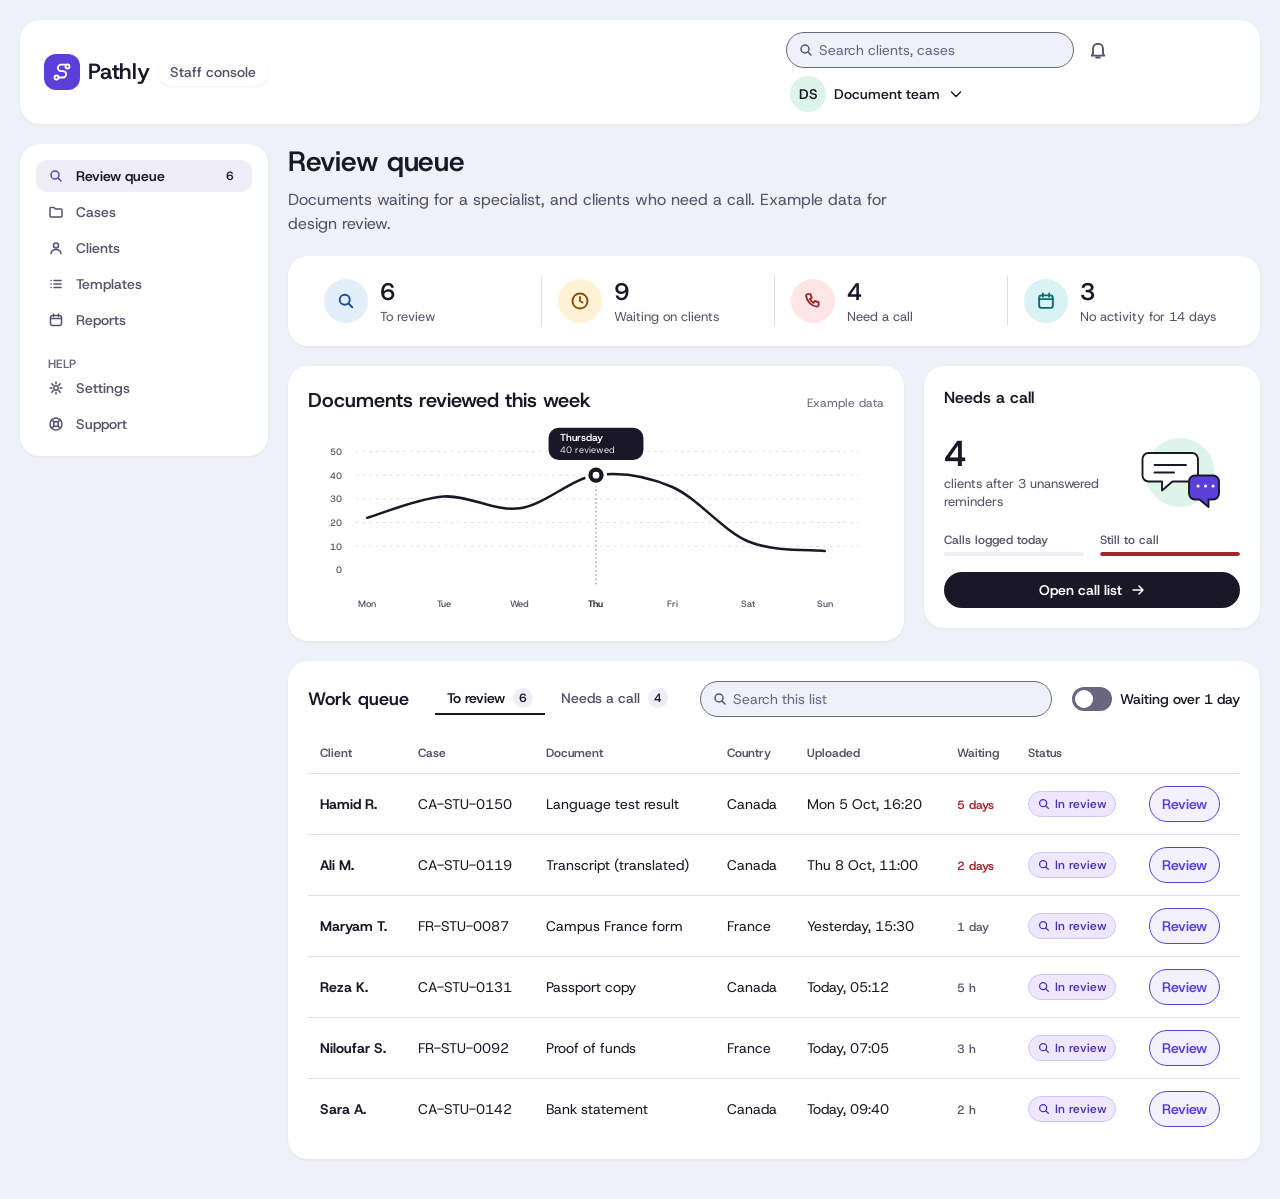
<file: screens/staff-review-queue.html>
<!doctype html>
<html lang="en">
<head>
<meta charset="utf-8">
<meta name="viewport" content="width=device-width, initial-scale=1">
<title>Review queue | Pathly Staff</title>
<meta name="robots" content="noindex, nofollow">
<link rel="icon" href="../favicon.svg" type="image/svg+xml">
<!-- Preview only: the real portal must self-host Host Grotesk (third-party font CDNs can be blocked in Iran). -->
<link rel="stylesheet" href="https://fonts.googleapis.com/css2?family=Host+Grotesk:wght@400;500;600&display=swap">
<link rel="stylesheet" href="../tokens.css">
<link rel="stylesheet" href="../components.css">
<link rel="stylesheet" href="screens.css">
</head>
<body>
<a class="skip-link" href="#main">Skip to main content</a>

<div class="shell" data-density="compact">
  <header class="topbar">
    <div class="topbar__tools">
      <details class="mobile-menu">
        <summary>Menu</summary>
        <nav aria-label="Main (mobile)">
          <ul class="side-nav">
            <li><a href="staff-review-queue.html" aria-current="page">Review queue</a></li>
            <li><a href="#">Cases</a></li>
            <li><a href="#">Clients</a></li>
            <li><a href="#">Templates</a></li>
            <li><a href="#">Reports</a></li>
          </ul>
        </nav>
      </details>
      <a class="brand" href="staff-review-queue.html" aria-label="Pathly staff console, home"><span class="brand__mark" aria-hidden="true"><svg viewBox="0 0 24 24"><circle cx="6" cy="18" r="2.2"/><circle cx="18" cy="6" r="2.2"/><path d="M8.2 18H13a3.5 3.5 0 0 0 0-7h-2a3.5 3.5 0 0 1 0-7h4.8"/></svg></span>Pathly</a>
      <span class="tag-chip only-wide">Staff console</span>
    </div>
    <div class="topbar__tools">
      <div class="search only-wide" role="search" style="flex:0 1 18rem">
        <label class="visually-hidden" for="gq">Search all clients, cases and documents</label>
        <svg class="icon" aria-hidden="true"><use href="../icons.svg#i-search"/></svg>
        <input class="field__control field__control--pill" id="gq" type="search" placeholder="Search clients, cases">
      </div>
      <button class="icon-btn" type="button" aria-label="Notifications"><svg class="icon icon--lg" aria-hidden="true"><use href="../icons.svg#i-bell"/></svg></button>
      <button class="user" type="button" aria-label="Account menu for a document specialist"><span class="avatar" aria-hidden="true">DS</span><span class="user__name" aria-hidden="true">Document team</span><svg class="icon" aria-hidden="true"><use href="../icons.svg#i-chevron-down"/></svg></button>
    </div>
  </header>

  <aside class="sidenav" aria-label="Sidebar">
    <nav aria-label="Main">
      <ul class="side-nav">
        <li><a href="staff-review-queue.html" aria-current="page"><svg class="icon" aria-hidden="true"><use href="../icons.svg#i-review"/></svg>Review queue<span class="count" id="nav-count">6</span></a></li>
        <li><a href="#"><svg class="icon" aria-hidden="true"><use href="../icons.svg#i-folder"/></svg>Cases</a></li>
        <li><a href="#"><svg class="icon" aria-hidden="true"><use href="../icons.svg#i-user"/></svg>Clients</a></li>
        <li><a href="#"><svg class="icon" aria-hidden="true"><use href="../icons.svg#i-list"/></svg>Templates</a></li>
        <li><a href="#"><svg class="icon" aria-hidden="true"><use href="../icons.svg#i-calendar"/></svg>Reports</a></li>
      </ul>
    </nav>
    <div>
      <p class="side-label" id="help-l">Help</p>
      <ul class="side-nav" aria-labelledby="help-l">
        <li><a href="#"><svg class="icon" aria-hidden="true"><use href="../icons.svg#i-settings"/></svg>Settings</a></li>
        <li><a href="#"><svg class="icon" aria-hidden="true"><use href="../icons.svg#i-support"/></svg>Support</a></li>
      </ul>
    </div>
  </aside>

  <main id="main" class="main-col">
    <div class="page-head">
      <h1 class="page-title">Review queue</h1>
      <p class="page-sub">Documents waiting for a specialist, and clients who need a call. Example data for design review.</p>
    </div>

    <section class="kpi-card" aria-label="Summary">
      <div class="kpi"><span class="chip-icon" data-tone="blue"><svg class="icon icon--lg" aria-hidden="true"><use href="../icons.svg#i-review"/></svg></span><div class="kpi__body"><span class="kpi__value" id="tile-review">6</span><span class="kpi__label">To review</span></div></div>
      <div class="kpi"><span class="chip-icon" data-tone="amber"><svg class="icon icon--lg" aria-hidden="true"><use href="../icons.svg#i-clock"/></svg></span><div class="kpi__body"><span class="kpi__value">9</span><span class="kpi__label">Waiting on clients</span></div></div>
      <div class="kpi"><span class="chip-icon" data-tone="rose"><svg class="icon icon--lg" aria-hidden="true"><use href="../icons.svg#i-phone"/></svg></span><div class="kpi__body"><span class="kpi__value" id="tile-call">4</span><span class="kpi__label">Need a call</span></div></div>
      <div class="kpi"><span class="chip-icon" data-tone="teal"><svg class="icon icon--lg" aria-hidden="true"><use href="../icons.svg#i-calendar"/></svg></span><div class="kpi__body"><span class="kpi__value">3</span><span class="kpi__label">No activity for 14 days</span></div></div>
    </section>

    <div class="cols cols--aside">
      <section class="chart-card" aria-labelledby="wk-h">
        <div class="chart-card__head"><h2 class="section-title" id="wk-h">Documents reviewed this week</h2><span class="tiny">Example data</span></div>
        <div class="chart-scroll">
          <svg class="chart" viewBox="0 0 680 230" role="img" aria-labelledby="wk-t wk-d">
            <title id="wk-t">Documents reviewed per day this week</title>
            <desc id="wk-d">Monday 22, Tuesday 31, Wednesday 26, Thursday 40, Friday 35, Saturday 12, Sunday 8.</desc>
            <g class="axis-text" text-anchor="end"><text x="40" y="146">10</text><text x="40" y="118">20</text><text x="40" y="90">30</text><text x="40" y="62">40</text><text x="40" y="34">50</text><text x="40" y="174">0</text></g>
            <line class="grid-line" x1="56" y1="142" x2="650" y2="142"/><line class="grid-line" x1="56" y1="114" x2="650" y2="114"/><line class="grid-line" x1="56" y1="86" x2="650" y2="86"/><line class="grid-line" x1="56" y1="58" x2="650" y2="58"/><line class="grid-line" x1="56" y1="30" x2="650" y2="30"/>
            <path class="line" d="M70.0 108.4 C85.0 104.2 130.0 85.1 160.0 83.2 C190.0 81.3 220.0 101.4 250.0 97.2 C280.0 93.0 310.0 62.2 340.0 58.0 C370.0 53.8 400.0 58.9 430.0 72.0 C460.0 85.1 490.0 123.8 520.0 136.4 C550.0 149.0 595.0 145.7 610.0 147.6"/>
            <line class="guide" x1="340" y1="70" x2="340" y2="190"/>
            <circle class="now-ring" cx="340" cy="58" r="11"/><circle class="now-core" cx="340" cy="58" r="4"/>
            <rect class="tip" x="284" y="2" width="112" height="38" rx="12" style="transform:translateY(0)"/>
            <text class="tip-text" x="298" y="18">Thursday</text><text class="tip-sub" x="298" y="32">40 reviewed</text>
            <g class="axis-text" text-anchor="middle"><text x="70" y="214">Mon</text><text x="160" y="214">Tue</text><text x="250" y="214">Wed</text><text class="axis-text--strong" x="340" y="214">Thu</text><text x="430" y="214">Fri</text><text x="520" y="214">Sat</text><text x="610" y="214">Sun</text></g>
          </svg>
        </div>
      </section>

      <section class="side-card" aria-labelledby="call-h">
        <h2 class="side-card__title" id="call-h">Needs a call</h2>
        <div class="side-card__head">
          <div><span class="side-card__big" id="side-call">4</span><span class="side-card__sub">clients after 3 unanswered reminders</span></div>
          <svg class="art" aria-hidden="true" viewBox="0 0 160 120"><use href="../art.svg#a-help"/></svg>
        </div>
        <div class="meters">
          <div><span class="meter__label">Calls logged today</span><div class="meter__bar" aria-hidden="true"><span id="meter-done" style="inline-size:0%"></span></div></div>
          <div><span class="meter__label">Still to call</span><div class="meter__bar" aria-hidden="true"><span id="meter-left" style="inline-size:100%;--meter:var(--color-status-needs-fixing-text)"></span></div></div>
        </div>
        <button class="btn btn--dark" type="button" id="open-calls">Open call list<svg class="icon" aria-hidden="true"><use href="../icons.svg#i-arrow-right"/></svg></button>
      </section>
    </div>

    <section class="table-card" aria-labelledby="q-h">
      <div class="table-card__head">
        <h2 id="q-h">Work queue</h2>
        <div role="tablist" aria-label="Queues" class="tabs" id="tabs">
          <button class="tab" role="tab" id="tab-review" aria-selected="true" aria-controls="panel-review" type="button">To review <span class="count" id="tab-review-count">6</span></button>
          <button class="tab" role="tab" id="tab-call" aria-selected="false" aria-controls="panel-call" tabindex="-1" type="button">Needs a call <span class="count" id="tab-call-count">4</span></button>
        </div>
        <div class="search">
          <label class="visually-hidden" for="q">Search this list</label>
          <svg class="icon" aria-hidden="true"><use href="../icons.svg#i-search"/></svg>
          <input class="field__control field__control--pill" id="q" type="search" placeholder="Search this list">
        </div>
        <button class="switch" type="button" role="switch" aria-checked="false" id="sw-late"><span class="switch__track" aria-hidden="true"><span class="switch__thumb"></span></span>Waiting over 1 day</button>
      </div>
      <p class="visually-hidden" role="status" aria-live="polite" id="result-count"></p>

      <div role="tabpanel" id="panel-review" aria-labelledby="tab-review">
        <div class="table-scroll">
          <table class="data-table">
            <caption class="visually-hidden">Documents waiting for review</caption>
            <thead><tr><th scope="col">Client</th><th scope="col">Case</th><th scope="col">Document</th><th scope="col">Country</th><th scope="col">Uploaded</th><th scope="col">Waiting</th><th scope="col">Status</th><th scope="col"><span class="visually-hidden">Action</span></th></tr></thead>
            <tbody id="rows"></tbody>
          </table>
        </div>
      </div>

      <div role="tabpanel" id="panel-call" aria-labelledby="tab-call" hidden>
        <p class="small muted" style="margin-block-end:var(--space-3)">Clients appear here after 3 unanswered reminders (example rule). Call them, then log the call so the case history stays complete.</p>
        <div class="table-scroll">
          <table class="data-table">
            <caption class="visually-hidden">Clients who need a call</caption>
            <thead><tr><th scope="col">Client</th><th scope="col">Missing</th><th scope="col">Reminders sent</th><th scope="col">Last contact</th><th scope="col">Deadline</th><th scope="col"><span class="visually-hidden">Action</span></th></tr></thead>
            <tbody id="call-rows"></tbody>
          </table>
        </div>
      </div>
    </section>

    <div id="detail" tabindex="-1"></div>
  </main>
</div>

<div class="toast" id="toast" role="status" aria-live="polite"></div>

<script>
(function () {
  // ---------- Example data ----------
  var ITEMS = [
    { id: 1, client: 'Sara A.', ref: 'CA-STU-0142', country: 'Canada', doc: 'Bank statement', up: 'Today, 09:40', age: '2 h', hours: 2,
      checks: [[1, 'Format is PDF'], [1, 'Size is 3.2 MB (maximum 10 MB)'], [1, 'Name matches passport'], [0, 'Issued within the last 3 months: statement ends 30 June']],
      failReason: 'Older than 3 months', note: 'Please send a statement issued after 10 July.' },
    { id: 2, client: 'Reza K.', ref: 'CA-STU-0131', country: 'Canada', doc: 'Passport copy', up: 'Today, 05:12', age: '5 h', hours: 5,
      checks: [[1, 'Format is JPG'], [1, 'All four corners visible'], [1, 'Passport valid for 6+ months'], [1, 'Name matches contract']] },
    { id: 3, client: 'Maryam T.', ref: 'FR-STU-0087', country: 'France', doc: 'Campus France form', up: 'Yesterday, 15:30', age: '1 day', hours: 20,
      checks: [[1, 'Format is PDF'], [1, 'All pages present'], [0, 'Signature present: page 3 is unsigned']],
      failReason: 'Missing signature', note: 'Please sign page 3 and upload the form again.' },
    { id: 4, client: 'Niloufar S.', ref: 'FR-STU-0092', country: 'France', doc: 'Proof of funds', up: 'Today, 07:05', age: '3 h', hours: 3,
      checks: [[1, 'Format is PDF'], [1, 'Issued within the last 3 months'], [1, 'Name matches passport'], [1, 'Amount meets the minimum']] },
    { id: 5, client: 'Ali M.', ref: 'CA-STU-0119', country: 'Canada', doc: 'Transcript (translated)', up: 'Thu 8 Oct, 11:00', age: '2 days', hours: 47,
      checks: [[1, 'Format is PDF'], [1, 'Certified translation attached'], [1, 'Official stamp visible']] },
    { id: 6, client: 'Hamid R.', ref: 'CA-STU-0150', country: 'Canada', doc: 'Language test result', up: 'Mon 5 Oct, 16:20', age: '5 days', hours: 114,
      checks: [[1, 'Format is PDF'], [0, 'Valid within the last 2 years: test taken in March 2023']],
      failReason: 'Expired document', note: 'Please send a more recent result.' }
  ];
  var CALLS = [
    { client: 'Hamid R.', ref: 'CA-STU-0150', missing: 'Language test result (expired)', n: 3, last: 'Tue 6 Oct, by email', over: 'Overdue by 5 days' },
    { client: 'Ali M.', ref: 'CA-STU-0119', missing: 'Translated transcript', n: 3, last: 'Wed 7 Oct, by email', over: 'Overdue by 3 days' },
    { client: 'Sara A.', ref: 'CA-STU-0142', missing: 'Study plan questionnaire', n: 3, last: 'Mon 5 Oct, by email', over: 'Overdue by 2 days' },
    { client: 'Parisa D.', ref: 'FR-STU-0079', missing: 'Campus France fee proof', n: 3, last: 'Fri 2 Oct, by email', over: 'Overdue by 8 days' }
  ];
  var queue = ITEMS.slice(), selected = null, calls = CALLS.slice(), callsDone = 0, tab = 0;

  var $ = function (id) { return document.getElementById(id); };
  var icon = function (n, c) { return '<svg class="icon ' + (c || '') + '" aria-hidden="true"><use href="../icons.svg#i-' + n + '"/></svg>'; };
  var esc = function (s) { return String(s).replace(/[&<>"]/g, function (c) { return { '&': '&amp;', '<': '&lt;', '>': '&gt;', '"': '&quot;' }[c]; }); };
  var DEADLINE = '2026-10-17';
  function fmtDate(iso) { var d = new Date(iso + 'T12:00:00'); return d.toLocaleDateString('en-GB', { weekday: 'short', day: 'numeric', month: 'short' }); }
  function toast(msg) { var t = $('toast'); t.innerHTML = '<div class="banner" data-tone="success">' + icon('complete', 'icon--lg') + '<div><p class="banner__title">' + esc(msg) + '</p></div><span></span></div>'; clearTimeout(toast.t); toast.t = setTimeout(function () { t.innerHTML = ''; }, 5000); }
  function counts() {
    var c = calls.length - callsDone;
    $('tab-review-count').textContent = queue.length; $('tile-review').textContent = queue.length; $('nav-count').textContent = queue.length;
    $('tab-call-count').textContent = c; $('tile-call').textContent = c; $('side-call').textContent = c;
    $('meter-done').style.inlineSize = Math.round(callsDone / calls.length * 100) + '%';
    $('meter-left').style.inlineSize = Math.round(c / calls.length * 100) + '%';
  }
  function term() { return $('q').value.trim().toLowerCase(); }

  // ---------- To review table ----------
  function renderQueue() {
    var t = term(), late = $('sw-late').getAttribute('aria-checked') === 'true';
    var list = queue.filter(function (i) {
      return (!late || i.hours > 24) && (!t || (i.client + ' ' + i.doc + ' ' + i.ref + ' ' + i.country).toLowerCase().indexOf(t) > -1);
    }).sort(function (a, b) { return b.hours - a.hours; });
    $('rows').innerHTML = list.map(function (i) {
      return '<tr' + (selected && selected.id === i.id ? ' class="is-selected"' : '') + '>' +
        '<td><strong>' + esc(i.client) + '</strong></td><td class="num nowrap">' + esc(i.ref) + '</td><td>' + esc(i.doc) + '</td><td>' + esc(i.country) + '</td><td class="nowrap">' + esc(i.up) + '</td>' +
        '<td class="nowrap"><span class="age' + (i.hours > 24 ? ' age--late' : '') + '">' + esc(i.age) + '</span></td>' +
        '<td><span class="pill pill--sm" data-state="in-review">' + icon('review') + 'In review</span></td>' +
        '<td><button class="btn btn--secondary row-action" type="button" data-id="' + i.id + '">Review<span class="visually-hidden"> ' + esc(i.doc) + ' for ' + esc(i.client) + '</span></button></td></tr>';
    }).join('') || '<tr><td colspan="8" class="muted">No documents match. Clear the search or the filter.</td></tr>';
    if (tab === 0) $('result-count').textContent = list.length + ' document' + (list.length === 1 ? '' : 's') + ' shown.';
  }

  // ---------- Review panel ----------
  function renderDetail() {
    var host = $('detail');
    if (!selected) { host.innerHTML = ''; return; }
    var i = selected, fail = i.checks.some(function (c) { return !c[0]; });
    host.innerHTML =
      '<article class="review review--inline" aria-labelledby="rv-h">' +
        '<div class="review__preview"><div style="display:flex;justify-content:space-between;gap:var(--space-2);flex-wrap:wrap;align-items:center"><h2 class="review__title" id="rv-h" tabindex="-1" style="font-size:1.125rem;line-height:1.625rem">Reviewing: ' + esc(i.doc) + '</h2><span class="pill pill--sm" data-state="in-review">' + icon('review') + 'In review</span></div>' +
        '<div class="preview-doc" role="img" aria-label="Preview of ' + esc(i.doc) + ' (placeholder)">Document preview</div></div>' +
        '<form class="review__side" id="rv-form" novalidate>' +
          '<p class="small muted">' + esc(i.client) + ' · ' + esc(i.ref) + ' · ' + esc(i.country) + '<br>Uploaded ' + esc(i.up) + '</p>' +
          '<div><h3 style="margin:0 0 var(--space-2);font:600 0.875rem/1.25rem var(--font-family-sans)">Requirement checks</h3><ul class="checks">' +
            i.checks.map(function (c) { return '<li class="' + (c[0] ? 'ok' : 'bad') + '">' + icon(c[0] ? 'complete' : 'fixing') + '<span style="color:var(--color-text-primary)"><span class="visually-hidden">' + (c[0] ? 'Passed: ' : 'Failed: ') + '</span>' + esc(c[1]) + '</span></li>'; }).join('') +
          '</ul></div>' +
          '<fieldset style="border:0;padding:0;margin:0"><legend class="field__label" style="margin-block-end:var(--space-2)">Decision</legend><div class="radio-row">' +
            '<label class="radio"><input type="radio" name="dec" value="approve"' + (fail ? '' : ' checked') + '> Approve</label>' +
            '<label class="radio"><input type="radio" name="dec" value="reject"' + (fail ? ' checked' : '') + '> Reject and request a new file</label></div></fieldset>' +
          '<div id="rej" ' + (fail ? '' : 'hidden') + ' class="stack">' +
            '<div class="field"><label class="field__label" for="rv-reason">Reason</label><select class="field__control" id="rv-reason">' +
              ['Older than 3 months', 'Blurry or unreadable', 'Wrong document type', 'Name does not match passport', 'Missing signature', 'Expired document', 'Not in the requested format', 'Other'].map(function (r) { return '<option' + (i.failReason === r ? ' selected' : '') + '>' + r + '</option>'; }).join('') + '</select></div>' +
            '<div class="field"><label class="field__label" for="rv-note">Note to the client (optional)</label><textarea class="field__control" id="rv-note" rows="2">' + esc(i.note || '') + '</textarea></div>' +
            '<div class="field" id="rv-date-f"><label class="field__label" for="rv-date">New deadline</label><input class="field__control" id="rv-date" type="date" value="' + DEADLINE + '" aria-describedby="rv-date-m"><span class="field__msg" id="rv-date-m">The client sees this date.</span></div>' +
          '</div>' +
          '<div class="client-preview" id="rv-preview"></div>' +
          '<div class="review__actions"><button class="btn btn--primary" type="submit" id="rv-submit">Approve and notify client</button><button class="btn btn--ghost" type="button" id="rv-close">Close</button></div>' +
        '</form>' +
      '</article>';
    syncPreview();
  }
  function syncPreview() {
    var f = $('rv-form'); if (!f) return;
    var dec = f.elements.dec.value, i = selected, btn = $('rv-submit');
    $('rej').hidden = dec !== 'reject';
    if (dec === 'approve') {
      btn.className = 'btn btn--primary'; btn.textContent = 'Approve and notify client';
      $('rv-preview').innerHTML = '<strong>The client will see:</strong> "Your ' + esc(i.doc.toLowerCase()) + ' was approved. Nothing more to do."';
    } else {
      btn.className = 'btn btn--danger'; btn.textContent = 'Reject and notify client';
      var reason = $('rv-reason').value, note = $('rv-note').value.trim(), d = $('rv-date').value;
      $('rv-preview').innerHTML = '<strong>The client will see:</strong> "We could not accept this file. Reason: ' + esc(reason.toLowerCase()) + '. ' + (note ? esc(note) + ' ' : '') + 'New deadline: ' + (d ? esc(fmtDate(d)) : '[choose a date]') + '."';
    }
  }
  function done(msg) {
    queue.splice(queue.indexOf(selected), 1); selected = null;
    counts(); renderQueue(); renderDetail(); toast(msg);
    $('q').focus();
  }

  // ---------- Events ----------
  $('rows').addEventListener('click', function (e) {
    var b = e.target.closest('.row-action'); if (!b) return;
    selected = queue.filter(function (i) { return i.id === +b.getAttribute('data-id'); })[0];
    renderQueue(); renderDetail();
    var h = $('rv-h'); h.scrollIntoView({ behavior: 'smooth', block: 'start' }); h.focus({ preventScroll: true });
  });
  $('q').addEventListener('input', function () { tab === 0 ? renderQueue() : renderCalls(); });
  $('sw-late').addEventListener('click', function () { var on = this.getAttribute('aria-checked') !== 'true'; this.setAttribute('aria-checked', String(on)); renderQueue(); });
  $('detail').addEventListener('change', syncPreview);
  $('detail').addEventListener('input', syncPreview);
  $('detail').addEventListener('click', function (e) { if (e.target.id === 'rv-close') { selected = null; renderQueue(); renderDetail(); } });
  $('detail').addEventListener('submit', function (e) {
    e.preventDefault();
    var f = $('rv-form'), dec = f.elements.dec.value, i = selected;
    if (dec === 'approve') { done(i.doc + ' approved. ' + i.client + ' was notified by email.'); return; }
    var fld = $('rv-date-f'), d = $('rv-date').value;
    if (!d || d <= '2026-10-11') {
      fld.classList.add('is-error'); $('rv-date').setAttribute('aria-invalid', 'true');
      $('rv-date-m').innerHTML = icon('fixing') + 'Choose a deadline after today so the client has time to respond.';
      $('rv-date').focus(); return;
    }
    done(i.doc + ' rejected. ' + i.client + ' was notified and has until ' + fmtDate(d) + '.');
  });

  // ---------- Needs a call ----------
  function renderCalls() {
    var t = term();
    var list = calls.map(function (c, k) { c.k = k; return c; }).filter(function (c) { return !t || (c.client + ' ' + c.missing + ' ' + c.ref).toLowerCase().indexOf(t) > -1; });
    $('call-rows').innerHTML = list.map(function (c) {
      return '<tr><td><strong>' + esc(c.client) + '</strong><br><span class="tiny">' + esc(c.ref) + '</span></td><td>' + esc(c.missing) + '</td><td class="num">' + c.n + '</td><td>' + esc(c.last) + '</td>' +
        '<td><span class="deadline" data-timing="overdue">' + icon('clock') + esc(c.over) + '</span></td>' +
        '<td>' + (c.done ? '<span class="pill pill--sm" data-state="complete">' + icon('complete') + 'Call logged</span>' : '<button class="btn btn--secondary row-action" type="button" data-call="' + c.k + '">' + icon('phone') + 'Log call<span class="visually-hidden"> with ' + esc(c.client) + '</span></button>') + '</td></tr>';
    }).join('') || '<tr><td colspan="6" class="muted">No clients match your search.</td></tr>';
    if (tab === 1) $('result-count').textContent = list.length + ' client' + (list.length === 1 ? '' : 's') + ' shown.';
  }
  $('call-rows').addEventListener('click', function (e) {
    var b = e.target.closest('[data-call]'); if (!b) return;
    var c = calls[+b.getAttribute('data-call')]; c.done = true; callsDone++; counts(); renderCalls(); toast('Call with ' + c.client + ' logged in the case history.');
  });

  // ---------- Tabs ----------
  var tabs = [$('tab-review'), $('tab-call')], panels = [$('panel-review'), $('panel-call')];
  function activate(n, focus) {
    tab = n;
    tabs.forEach(function (t, k) { t.setAttribute('aria-selected', String(k === n)); t.tabIndex = k === n ? 0 : -1; panels[k].hidden = k !== n; });
    $('sw-late').hidden = n !== 0;
    n === 0 ? renderQueue() : renderCalls();
    if (focus) tabs[n].focus();
  }
  tabs.forEach(function (t, k) {
    t.addEventListener('click', function () { activate(k); });
    t.addEventListener('keydown', function (e) {
      if (e.key === 'ArrowRight') { e.preventDefault(); activate((k + 1) % tabs.length, true); }
      if (e.key === 'ArrowLeft') { e.preventDefault(); activate((k + tabs.length - 1) % tabs.length, true); }
      if (e.key === 'Home') { e.preventDefault(); activate(0, true); }
      if (e.key === 'End') { e.preventDefault(); activate(tabs.length - 1, true); }
    });
  });
  $('open-calls').addEventListener('click', function () { activate(1, true); $('tabs').scrollIntoView({ behavior: 'smooth', block: 'center' }); });

  counts(); renderQueue(); renderCalls();
})();
</script>
</body>
</html>
</file>
<file: tokens.css>
/* Pathly design tokens (v0.2)
 * Layers: primitives -> semantic color (light only) -> layout -> density -> type.
 * Use semantic tokens (--color-*) in components. Never use primitives directly.
 *
 * Theme:   light only (no dark mode).
 * Density: <html data-density="compact">   (default = comfortable; client portal comfortable, staff console compact)
 * RTL:     use logical CSS properties (margin-inline-start, padding-inline, inset-inline)
 *          so a Persian/RTL layout needs no rebuild.
 * Fonts:   self-host Host Grotesk (Regular 400, Medium 500, SemiBold 600). Do not load it from a
 *          third-party CDN: it may be slow or blocked for clients in Iran.
 */

/* ---------- Primitives ---------- */
:root {
  --violet-50: #F3F0FF;
  --violet-75: #EDE8FF;
  --violet-100: #E6E0FF;
  --violet-200: #CFC4FF;
  --violet-300: #B0A0FF;
  --violet-400: #8D78FA;
  --violet-500: #6F55F0;
  --violet-600: #5A3FD9;
  --violet-700: #4730B5;
  --violet-800: #352588;
  --violet-900: #251A5E;
  --violet-950: #170F40;
  --ink-0: #FFFFFF;
  --ink-50: #F7F6FB;
  --ink-75: #EFF1F8;
  --ink-100: #EFEDF5;
  --ink-150: #ECEAF2;
  --ink-200: #E0DDEA;
  --ink-250: #D0CCDC;
  --ink-300: #C6C2D4;
  --ink-400: #9C97B0;
  --ink-450: #8A859E;
  --ink-500: #6B6680;
  --ink-600: #57526B;
  --ink-700: #3F3B52;
  --ink-800: #2A273A;
  --ink-850: #221F30;
  --ink-900: #1A1826;
  --ink-950: #110F1A;
  --forest-700: #0F4D3A;
  --forest-800: #0B3B2D;
  --forest-900: #082A21;
  --mint-100: #DDF5E8;
  --mint-200: #BDEBD2;
  --mint-300: #96DDB8;
  --amber-50: #FFF1D6;
  --amber-200: #F0C77A;
  --amber-300: #FFC56B;
  --amber-700: #8A4B00;
  --amber-800: #6B4C14;
  --amber-950: #3A2A0C;
  --blue-50: #E3EEFB;
  --blue-200: #A9C8EE;
  --blue-300: #9CC4F7;
  --blue-700: #1F4F8F;
  --blue-800: #25476F;
  --blue-950: #12263F;
  --red-50: #FDE6E4;
  --red-200: #F3B3AE;
  --red-300: #FF9A94;
  --red-600: #C42B2B;
  --red-700: #A3262A;
  --red-800: #7A2B2E;
  --red-950: #3F1517;
  --success-50: #DDF3E4;
  --success-200: #A5D8B6;
  --success-300: #7FD9A0;
  --success-700: #17683A;
  --success-800: #2A6240;
  --success-950: #123222;
  --orange-50: #FFE8DB;
  --orange-200: #F5BE9B;
  --orange-300: #FFAB85;
  --orange-700: #9A3412;
  --orange-800: #7A3D1F;
  --orange-950: #3D1D0E;
  --teal-50: #D9F2F4;
  --teal-200: #96D3D8;
  --teal-300: #7DD8E0;
  --teal-700: #0B6B73;
  --teal-800: #1E5A60;
  --teal-950: #0F3236;
}

/* ---------- Semantic color (light only) ---------- */
:root {
  color-scheme: light;
  --color-bg-page: var(--ink-75);
  --color-bg-surface: var(--ink-0);
  --color-bg-subtle: var(--ink-100);
  --color-bg-inverse: var(--ink-900);
  --color-bg-brand: var(--violet-600);
  --color-bg-brand-hover: var(--violet-700);
  --color-bg-brand-pressed: var(--violet-800);
  --color-bg-brand-subtle: var(--violet-50);
  --color-bg-brand-subtle-hover: var(--violet-100);
  --color-bg-disabled: var(--ink-100);
  --color-bg-accent-mint: var(--mint-100);
  --color-bg-accent-forest: var(--forest-700);
  --color-text-primary: var(--ink-900);
  --color-text-secondary: var(--ink-600);
  --color-text-tertiary: var(--ink-500);
  --color-text-disabled: var(--ink-400);
  --color-text-on-brand: var(--ink-0);
  --color-text-brand: var(--violet-600);
  --color-text-inverse: var(--ink-0);
  --color-text-on-accent-forest: var(--mint-100);
  --color-border-default: var(--ink-200);
  --color-border-strong: var(--ink-300);
  --color-border-input: var(--ink-500);
  --color-border-brand: var(--violet-600);
  --color-border-focus: var(--violet-500);
  --color-status-needed-bg: var(--amber-50);
  --color-status-needed-text: var(--amber-700);
  --color-status-needed-border: var(--amber-200);
  --color-status-received-bg: var(--blue-50);
  --color-status-received-text: var(--blue-700);
  --color-status-received-border: var(--blue-200);
  --color-status-in-review-bg: var(--violet-75);
  --color-status-in-review-text: var(--violet-700);
  --color-status-in-review-border: var(--violet-200);
  --color-status-needs-fixing-bg: var(--red-50);
  --color-status-needs-fixing-text: var(--red-700);
  --color-status-needs-fixing-border: var(--red-200);
  --color-status-complete-bg: var(--success-50);
  --color-status-complete-text: var(--success-700);
  --color-status-complete-border: var(--success-200);
  --color-status-expired-bg: var(--orange-50);
  --color-status-expired-text: var(--orange-700);
  --color-status-expired-border: var(--orange-200);
  --color-status-waiting-bg: var(--teal-50);
  --color-status-waiting-text: var(--teal-700);
  --color-status-waiting-border: var(--teal-200);
  --color-status-locked-bg: var(--ink-150);
  --color-status-locked-text: var(--ink-600);
  --color-status-locked-border: var(--ink-250);
  --color-status-not-applicable-bg: var(--ink-0);
  --color-status-not-applicable-text: var(--ink-500);
  --color-status-not-applicable-border: var(--ink-300);
  --color-status-overdue-bg: var(--red-600);
  --color-status-overdue-text: var(--ink-0);
  --color-status-overdue-border: var(--red-700);
}

/* ---------- Layout ---------- */
:root {
  --space-0: 0px;
  --space-1: 4px;
  --space-2: 8px;
  --space-3: 12px;
  --space-4: 16px;
  --space-5: 20px;
  --space-6: 24px;
  --space-8: 32px;
  --space-10: 40px;
  --space-12: 48px;
  --space-16: 64px;

  --radius-none: 0px;
  --radius-xs: 4px;
  --radius-sm: 8px;
  --radius-md: 12px;
  --radius-lg: 20px;
  --radius-xl: 28px;
  --radius-full: 999px;

  --border-width-default: 1px;
  --border-width-strong: 2px;

  --shadow-sm: 0 1px 3px rgb(26 24 38 / 0.06);
  --shadow-md: 0 4px 12px rgb(26 24 38 / 0.10);
  --shadow-lg: 0 12px 32px rgb(26 24 38 / 0.14);
  /* Focus ring: surface-colored gap + brand ring. Apply with :focus-visible. */
  --shadow-focus-ring: 0 0 0 2px var(--color-bg-surface), 0 0 0 5px var(--color-border-focus);
}

/* ---------- Density ---------- */
:root, [data-density="comfortable"] {
  --density-control-height: 48px;
  --density-control-padding-x: 16px;
  --density-row-height: 64px;
  --density-card-padding: 20px;
  --density-stack-gap: 16px;
  --density-touch-target: 44px;
}
[data-density="compact"] {
  --density-control-height: 36px;
  --density-control-padding-x: 12px;
  --density-row-height: 44px;
  --density-card-padding: 12px;
  --density-stack-gap: 8px;
  --density-touch-target: 32px;
}

/* ---------- Typography (Host Grotesk) ---------- */
:root {
  --font-family-sans: "Host Grotesk", system-ui, -apple-system, "Segoe UI", Roboto, "Helvetica Neue", Arial, sans-serif;
  --font-weight-regular: 400;
  --font-weight-medium: 500;
  --font-weight-semibold: 600;
}
body { font-family: var(--font-family-sans); color: var(--color-text-primary); background: var(--color-bg-page); }

/* font shorthand: weight size/line-height family. Letter-spacing in em. */
.text-display-xl { font: 600 2.5rem/3rem var(--font-family-sans); letter-spacing: -0.01em; }
.text-display-lg { font: 600 2rem/2.5rem var(--font-family-sans); letter-spacing: -0.01em; }
.text-number-lg  { font: 600 2rem/2.5rem var(--font-family-sans); letter-spacing: -0.005em; font-variant-numeric: tabular-nums; }
.text-heading-lg { font: 600 1.5rem/2rem var(--font-family-sans); letter-spacing: -0.005em; }
.text-heading-md { font: 600 1.25rem/1.75rem var(--font-family-sans); }
.text-heading-sm { font: 600 1.125rem/1.625rem var(--font-family-sans); }
.text-body-lg    { font: 400 1.125rem/1.75rem var(--font-family-sans); }
.text-body-md    { font: 400 1rem/1.5rem var(--font-family-sans); }
.text-body-sm    { font: 400 0.875rem/1.25rem var(--font-family-sans); }
.text-label-md   { font: 500 0.875rem/1.25rem var(--font-family-sans); }
.text-label-sm   { font: 500 0.75rem/1rem var(--font-family-sans); letter-spacing: 0.002em; }
.text-caption    { font: 400 0.75rem/1rem var(--font-family-sans); letter-spacing: 0.002em; }
.text-button-lg  { font: 600 1rem/1.5rem var(--font-family-sans); }
.text-button-md  { font: 600 0.875rem/1.25rem var(--font-family-sans); }

/* ---------- Motion ---------- */
@media (prefers-reduced-motion: reduce) {
  *, *::before, *::after { animation-duration: 0.01ms !important; transition-duration: 0.01ms !important; }
}
</file>
<file: components.css>
/* Pathly components (v0.2). Depends on tokens.css. Semantic tokens and logical properties only. */

*, *::before, *::after { box-sizing: border-box; }
.visually-hidden { position: absolute; inline-size: 1px; block-size: 1px; overflow: hidden; clip-path: inset(50%); white-space: nowrap; }
/* Focus ring is a box-shadow. The transparent outline is what shows in Windows forced-colors (high contrast) mode, where shadows are removed. */
:focus-visible { outline: 2px solid transparent; outline-offset: 2px; box-shadow: var(--shadow-focus-ring); }
.icon-btn:focus-visible, .banner__close:focus-visible { outline: 2px solid transparent; outline-offset: 2px; }
@media (forced-colors: active) { .btn, .pill, .field__control, .request, .upload, .banner { border: 1px solid CanvasText; } }

/* Density-aware button type */
:root, [data-density="comfortable"] { --btn-font: 600 1rem/1.5rem var(--font-family-sans); --field-font: 400 1rem/1.5rem var(--font-family-sans); }
[data-density="compact"] { --btn-font: 600 0.875rem/1.25rem var(--font-family-sans); --field-font: 400 0.875rem/1.25rem var(--font-family-sans); }

/* ---------- Icon ---------- */
.icon { inline-size: 16px; block-size: 16px; flex: none; fill: none; stroke: currentColor; stroke-width: 1.5; stroke-linecap: round; stroke-linejoin: round; }
.icon--lg { inline-size: 20px; block-size: 20px; }
[dir="rtl"] .icon--dir { transform: scaleX(-1); }

/* ---------- Status pill ---------- */
.pill {
  display: inline-flex; align-items: center; gap: var(--space-1);
  padding-block: var(--space-1); padding-inline: var(--space-3);
  border-radius: var(--radius-full);
  border: var(--border-width-default) solid var(--pill-border);
  background: var(--pill-bg); color: var(--pill-text);
  font: 500 0.875rem/1.25rem var(--font-family-sans); max-inline-size: 100%;
}
.pill--sm { padding-inline: var(--space-2); font: 500 0.75rem/1rem var(--font-family-sans); }
.pill--sm .icon { inline-size: 14px; block-size: 14px; }
.pill[data-state="needed"]         { --pill-bg: var(--color-status-needed-bg); --pill-text: var(--color-status-needed-text); --pill-border: var(--color-status-needed-border); }
.pill[data-state="received"]       { --pill-bg: var(--color-status-received-bg); --pill-text: var(--color-status-received-text); --pill-border: var(--color-status-received-border); }
.pill[data-state="in-review"]      { --pill-bg: var(--color-status-in-review-bg); --pill-text: var(--color-status-in-review-text); --pill-border: var(--color-status-in-review-border); }
.pill[data-state="needs-fixing"]   { --pill-bg: var(--color-status-needs-fixing-bg); --pill-text: var(--color-status-needs-fixing-text); --pill-border: var(--color-status-needs-fixing-border); }
.pill[data-state="complete"]       { --pill-bg: var(--color-status-complete-bg); --pill-text: var(--color-status-complete-text); --pill-border: var(--color-status-complete-border); }
.pill[data-state="expired"]        { --pill-bg: var(--color-status-expired-bg); --pill-text: var(--color-status-expired-text); --pill-border: var(--color-status-expired-border); }
.pill[data-state="waiting"]        { --pill-bg: var(--color-status-waiting-bg); --pill-text: var(--color-status-waiting-text); --pill-border: var(--color-status-waiting-border); }
.pill[data-state="locked"]         { --pill-bg: var(--color-status-locked-bg); --pill-text: var(--color-status-locked-text); --pill-border: var(--color-status-locked-border); }
.pill[data-state="not-applicable"] { --pill-bg: var(--color-status-not-applicable-bg); --pill-text: var(--color-status-not-applicable-text); --pill-border: var(--color-status-not-applicable-border); border-style: dashed; }

/* ---------- Deadline marker ---------- */
.deadline { display: inline-flex; align-items: center; gap: var(--space-1); font: 500 0.875rem/1.25rem var(--font-family-sans); color: var(--color-text-secondary); max-inline-size: 100%; }
.deadline[data-timing="soon"], .deadline[data-timing="today"] { color: var(--color-status-needed-text); }
.deadline[data-timing="today"] { font-weight: 600; }
.deadline[data-timing="overdue"] {
  padding-block: var(--space-1); padding-inline: var(--space-3); border-radius: var(--radius-full);
  background: var(--color-status-overdue-bg); color: var(--color-status-overdue-text);
  border: var(--border-width-default) solid var(--color-status-overdue-border); font-weight: 600;
}

/* ---------- Button ---------- */
.btn {
  display: inline-flex; align-items: center; justify-content: center; gap: var(--space-2);
  min-block-size: var(--density-control-height); min-inline-size: var(--density-touch-target);
  padding-inline: var(--density-control-padding-x);
  border: var(--border-width-default) solid transparent; border-radius: var(--radius-full);
  font: var(--btn-font); text-decoration: none; cursor: pointer; background: transparent; color: inherit;
}
.btn--primary { background: var(--color-bg-brand); color: var(--color-text-on-brand); }
.btn--primary:hover, .btn--primary.is-hover { background: var(--color-bg-brand-hover); }
.btn--primary:active { background: var(--color-bg-brand-pressed); }
.btn--secondary { background: var(--color-bg-brand-subtle); color: var(--color-text-brand); border-color: var(--color-border-brand); }
.btn--secondary:hover, .btn--secondary.is-hover { background: var(--color-bg-brand-subtle-hover); }
.btn--ghost { color: var(--color-text-brand); }
.btn--ghost:hover, .btn--ghost.is-hover { background: var(--color-bg-brand-subtle-hover); }
.btn--danger { background: var(--color-status-overdue-bg); color: var(--color-status-overdue-text); }
.btn--danger:hover, .btn--danger.is-hover { background: var(--color-status-overdue-border); }
.btn.is-focus { box-shadow: var(--shadow-focus-ring); }
.btn:disabled, .btn[aria-disabled="true"] { background: var(--color-bg-disabled); color: var(--color-text-disabled); border-color: transparent; cursor: not-allowed; }
.btn--ghost:disabled { background: transparent; }
.btn--block { inline-size: 100%; }

/* ---------- Form field ---------- */
.field { display: grid; gap: var(--space-2); }
.field__label { font: 500 0.875rem/1.25rem var(--font-family-sans); color: var(--color-text-primary); }
.field__control {
  inline-size: 100%; min-block-size: var(--density-control-height); padding-inline: var(--density-control-padding-x);
  border: var(--border-width-default) solid var(--color-border-input); border-radius: var(--radius-md);
  background: var(--color-bg-surface); color: var(--color-text-primary); font: var(--field-font);
}
.field__control::placeholder { color: var(--color-text-tertiary); opacity: 1; }
.field__control:focus-visible, .field.is-focus .field__control { border-color: var(--color-border-focus); box-shadow: inset 0 0 0 1px var(--color-border-focus); }
.field.is-error .field__control { border-color: var(--color-status-needs-fixing-text); box-shadow: inset 0 0 0 1px var(--color-status-needs-fixing-text); }
.field__control:disabled { background: var(--color-bg-disabled); color: var(--color-text-disabled); border-color: var(--color-border-default); }
.field:has(:disabled) .field__label { color: var(--color-text-disabled); }
/* Help text stays readable (secondary) even when the control is disabled: it explains why. */
.field__msg { display: flex; align-items: flex-start; gap: var(--space-1); font: 400 0.75rem/1rem var(--font-family-sans); color: var(--color-text-secondary); }
.field.is-error .field__msg { color: var(--color-status-needs-fixing-text); }
textarea.field__control { padding-block: var(--space-3); resize: vertical; }
select.field__control { padding-inline-end: var(--space-8); }

/* ---------- Request card ---------- */
.request-list { display: grid; gap: var(--space-3); }
.request-list__head { display: flex; align-items: baseline; justify-content: space-between; gap: var(--space-3); }
.request {
  display: grid; gap: var(--space-4); padding: var(--density-card-padding);
  background: var(--color-bg-surface); border: var(--border-width-default) solid transparent; border-radius: var(--radius-lg); box-shadow: var(--shadow-sm);
}
.request__top { display: flex; gap: var(--space-3); align-items: flex-start; }
.request__icon { display: grid; place-items: center; inline-size: 40px; block-size: 40px; flex: none; border-radius: var(--radius-full); background: var(--color-bg-brand-subtle); color: var(--color-text-brand); }
.request__title { margin: 0; font: 600 1.125rem/1.625rem var(--font-family-sans); color: var(--color-text-primary); }
.request__desc { margin: var(--space-1) 0 0; font: 400 0.875rem/1.25rem var(--font-family-sans); color: var(--color-text-secondary); }
.request__meta { display: flex; flex-wrap: wrap; align-items: center; gap: var(--space-2) var(--space-3); }
.request__actions { display: flex; }
.request__actions .btn { flex: 1; }

/* ---------- Upload slot ---------- */
.upload { display: grid; gap: var(--space-4); padding: var(--density-card-padding); background: var(--color-bg-surface); border: var(--border-width-default) solid transparent; border-radius: var(--radius-lg); box-shadow: var(--shadow-sm); }
.upload__head { display: flex; flex-wrap: wrap; align-items: flex-start; justify-content: space-between; gap: var(--space-2) var(--space-3); }
.upload__name { margin: 0; font: 600 1.125rem/1.625rem var(--font-family-sans); }
.upload__spec { margin: 0; font: 400 0.875rem/1.25rem var(--font-family-sans); color: var(--color-text-secondary); }
.upload__spec a { color: var(--color-text-brand); font-weight: 500; }
.upload__zone { display: grid; gap: var(--space-3); padding: var(--space-4); border: var(--border-width-strong) dashed var(--color-border-strong); border-radius: var(--radius-md); background: var(--color-bg-page); text-align: start; }
.upload__zone--solid { border-style: solid; border-width: var(--border-width-default); border-color: var(--color-border-default); background: var(--color-bg-surface); }
.upload__tips { margin: 0; padding-inline-start: var(--space-5); font: 400 0.875rem/1.25rem var(--font-family-sans); color: var(--color-text-secondary); }
.upload__row { display: flex; flex-wrap: wrap; align-items: center; gap: var(--space-3); }
.upload__file { flex: 1 1 8rem; min-inline-size: 0; }
.upload__filename { display: block; font: 500 0.875rem/1.25rem var(--font-family-sans); overflow-wrap: anywhere; }
.upload__sub { display: block; font: 400 0.75rem/1rem var(--font-family-sans); color: var(--color-text-secondary); }
.upload__actions { display: flex; flex-wrap: wrap; gap: var(--space-2); }
.upload__actions .btn { flex: 1 1 140px; }
.progress { block-size: 8px; border-radius: var(--radius-full); background: var(--color-bg-subtle); overflow: hidden; }
.progress > span { display: block; block-size: 100%; border-radius: inherit; background: var(--color-bg-brand); }
.progress--paused > span { background: var(--color-status-waiting-text); }
.notice { display: flex; gap: var(--space-2); align-items: flex-start; padding: var(--space-3); border-radius: var(--radius-md); font: 400 0.875rem/1.25rem var(--font-family-sans); background: var(--notice-bg); color: var(--color-text-primary); border: var(--border-width-default) solid var(--notice-border); }
.notice .icon { color: var(--notice-text); margin-block-start: 2px; }
.notice strong { color: var(--notice-text); font-weight: 600; }
.notice[data-tone="error"]   { --notice-bg: var(--color-status-needs-fixing-bg); --notice-border: var(--color-status-needs-fixing-border); --notice-text: var(--color-status-needs-fixing-text); }
.notice[data-tone="waiting"] { --notice-bg: var(--color-status-waiting-bg); --notice-border: var(--color-status-waiting-border); --notice-text: var(--color-status-waiting-text); }

/* ---------- Stage tracker ---------- */
.stage-summary { display: grid; gap: var(--space-3); padding: var(--density-card-padding); background: var(--color-bg-surface); border: var(--border-width-default) solid transparent; border-radius: var(--radius-lg); box-shadow: var(--shadow-sm); }
.stage-summary__step { margin: 0; font: 500 0.75rem/1rem var(--font-family-sans); color: var(--color-text-secondary); text-transform: uppercase; letter-spacing: 0.04em; }
.stage-summary__title { margin: 0; font: 600 1.25rem/1.75rem var(--font-family-sans); }
.stage-summary__next { margin: 0; font: 400 0.875rem/1.25rem var(--font-family-sans); color: var(--color-text-secondary); }
.segments { display: grid; grid-auto-flow: column; grid-auto-columns: 1fr; gap: var(--space-1); }
.segments > span { block-size: 6px; border-radius: var(--radius-full); background: var(--color-border-default); }
.segments > .is-done { background: var(--color-bg-brand); }
.segments > .is-current { background: var(--color-bg-brand-subtle); box-shadow: inset 0 0 0 2px var(--color-border-brand); }
.steps { list-style: none; margin: 0; padding: 0; display: grid; }
.step { position: relative; display: grid; grid-template-columns: 28px 1fr; gap: var(--space-3); padding-block-end: var(--space-5); }
.step:last-child { padding-block-end: 0; }
.step::before { content: ""; position: absolute; inset-inline-start: 13px; inset-block: 28px 0; inline-size: 2px; background: var(--color-border-default); }
.step:last-child::before { display: none; }
.step.is-done::before { background: var(--color-bg-brand); }
.step__marker { display: grid; place-items: center; inline-size: 28px; block-size: 28px; border-radius: var(--radius-full); border: var(--border-width-strong) solid var(--color-border-strong); background: var(--color-bg-surface); color: var(--color-text-on-brand); }
.step.is-done .step__marker { background: var(--color-bg-brand); border-color: var(--color-bg-brand); }
.step.is-current .step__marker { border-color: var(--color-border-brand); }
.step.is-current .step__marker::after { content: ""; inline-size: 10px; block-size: 10px; border-radius: var(--radius-full); background: var(--color-bg-brand); }
.step__title { margin: 0; font: 500 1rem/1.5rem var(--font-family-sans); color: var(--color-text-secondary); }
.step.is-done .step__title { color: var(--color-text-primary); }
.step.is-current .step__title { font-weight: 600; color: var(--color-text-primary); }
.step__caption { margin: 0; font: 400 0.875rem/1.25rem var(--font-family-sans); color: var(--color-text-secondary); }

/* ---------- Banner ---------- */
.banner { display: grid; grid-template-columns: auto 1fr auto; gap: var(--space-3); align-items: start; padding: var(--space-4); border-radius: var(--radius-md); background: var(--banner-bg); border: var(--border-width-default) solid var(--banner-border); color: var(--color-text-primary); }
.banner > .icon { color: var(--banner-text); margin-block-start: 2px; }
.banner__title { margin: 0; font: 600 1rem/1.5rem var(--font-family-sans); color: var(--banner-text); }
.banner__body { margin: var(--space-1) 0 0; font: 400 0.875rem/1.25rem var(--font-family-sans); }
.banner__actions { display: flex; gap: var(--space-2); margin-block-start: var(--space-3); }
.banner__close { all: unset; display: grid; place-items: center; inline-size: var(--density-touch-target); block-size: var(--density-touch-target); margin: calc(var(--space-2) * -1); border-radius: var(--radius-full); color: var(--banner-text); cursor: pointer; }
.banner__close:focus-visible { box-shadow: var(--shadow-focus-ring); }
.banner[data-tone="info"]    { --banner-bg: var(--color-status-received-bg); --banner-border: var(--color-status-received-border); --banner-text: var(--color-status-received-text); }
.banner[data-tone="success"] { --banner-bg: var(--color-status-complete-bg); --banner-border: var(--color-status-complete-border); --banner-text: var(--color-status-complete-text); }
.banner[data-tone="warning"] { --banner-bg: var(--color-status-needed-bg); --banner-border: var(--color-status-needed-border); --banner-text: var(--color-status-needed-text); }
.banner[data-tone="error"]   { --banner-bg: var(--color-status-needs-fixing-bg); --banner-border: var(--color-status-needs-fixing-border); --banner-text: var(--color-status-needs-fixing-text); }

/* ---------- Timeline ---------- */
.timeline { list-style: none; margin: 0; padding: 0; display: grid; }
.event { position: relative; display: grid; grid-template-columns: 32px 1fr; gap: var(--space-3); padding-block-end: var(--space-5); }
.event:last-child { padding-block-end: 0; }
.event::before { content: ""; position: absolute; inset-inline-start: 15px; inset-block: 32px 0; inline-size: 2px; background: var(--color-border-default); }
.event:last-child::before { display: none; }
.event__marker { display: grid; place-items: center; inline-size: 32px; block-size: 32px; border-radius: var(--radius-full); background: var(--color-bg-brand-subtle); color: var(--color-text-brand); }
.event__title { margin: 0; font: 500 1rem/1.5rem var(--font-family-sans); }
.event__detail { margin: 0; font: 400 0.875rem/1.25rem var(--font-family-sans); color: var(--color-text-secondary); }
.event__time { display: block; margin-block-start: var(--space-1); font: 400 0.75rem/1rem var(--font-family-sans); color: var(--color-text-tertiary); }

/* ---------- Message thread ---------- */
.thread { display: flex; flex-direction: column; gap: var(--space-3); }
.msg { max-inline-size: 85%; display: grid; gap: var(--space-1); }
.msg--in { align-self: flex-start; }
.msg--out { align-self: flex-end; }
.msg__meta { font: 400 0.75rem/1rem var(--font-family-sans); color: var(--color-text-secondary); }
.msg--out .msg__meta { text-align: end; }
.msg__bubble { margin: 0; padding: var(--space-3) var(--space-4); border-radius: var(--radius-lg); font: 400 1rem/1.5rem var(--font-family-sans); }
.msg--in .msg__bubble { background: var(--color-bg-surface); border: var(--border-width-default) solid var(--color-border-default); border-start-start-radius: var(--radius-xs); }
.msg--out .msg__bubble { background: var(--color-bg-brand); color: var(--color-text-on-brand); border-start-end-radius: var(--radius-xs); }
.chip { display: inline-flex; align-items: center; gap: var(--space-2); padding: var(--space-2) var(--space-3); border-radius: var(--radius-sm); background: var(--color-bg-subtle); color: var(--color-text-primary); font: 500 0.875rem/1.25rem var(--font-family-sans); border: var(--border-width-default) solid var(--color-border-default); }
.composer { display: flex; align-items: flex-end; gap: var(--space-2); padding: var(--space-3); background: var(--color-bg-surface); border: var(--border-width-default) solid transparent; border-radius: var(--radius-lg); box-shadow: var(--shadow-sm); }
.composer .field__control { border: 0; box-shadow: none; padding-inline: var(--space-2); resize: none; min-block-size: var(--density-touch-target); background: transparent; }
.composer .field__control:focus-visible { box-shadow: none; }
.composer:focus-within { border-color: var(--color-border-focus); box-shadow: inset 0 0 0 1px var(--color-border-focus); }
.icon-btn { all: unset; display: grid; place-items: center; inline-size: var(--density-touch-target); block-size: var(--density-touch-target); border-radius: var(--radius-full); color: var(--color-text-secondary); cursor: pointer; flex: none; }
.icon-btn:hover { background: var(--color-bg-subtle); }
.icon-btn:focus-visible { box-shadow: var(--shadow-focus-ring); }
.icon-btn--send { background: var(--color-bg-brand); color: var(--color-text-on-brand); }
.icon-btn--send:hover { background: var(--color-bg-brand-hover); }

/* ---------- Empty state ---------- */
.empty { display: grid; justify-items: center; gap: var(--space-3); padding: var(--space-8) var(--space-6); text-align: center; background: var(--color-bg-surface); border: var(--border-width-default) solid transparent; border-radius: var(--radius-lg); box-shadow: var(--shadow-sm); }
.empty__art { inline-size: 120px; block-size: auto; }
.empty__title { margin: 0; font: 600 1.25rem/1.75rem var(--font-family-sans); }
.empty__body { margin: 0; max-inline-size: 36ch; font: 400 1rem/1.5rem var(--font-family-sans); color: var(--color-text-secondary); }

/* ---------- Review panel (staff) ---------- */
.review { display: grid; grid-template-columns: minmax(0, 1.1fr) minmax(0, 1fr); gap: var(--space-6); padding: var(--space-6); background: var(--color-bg-surface); border: var(--border-width-default) solid transparent; border-radius: var(--radius-lg); box-shadow: var(--shadow-sm); }
@media (max-width: 860px) { .review { grid-template-columns: 1fr; } }
.review__preview { display: grid; align-content: start; gap: var(--space-3); }
.preview-doc { aspect-ratio: 3 / 4; max-block-size: 520px; border-radius: var(--radius-md); border: var(--border-width-default) solid var(--color-border-default); background: var(--color-bg-subtle); display: grid; place-items: center; color: var(--color-text-tertiary); font: 500 0.875rem/1.25rem var(--font-family-sans); }
.review__side { display: grid; align-content: start; gap: var(--space-4); }
.review__title { margin: 0; font: 600 1.25rem/1.75rem var(--font-family-sans); }
.checks { list-style: none; margin: 0; padding: 0; display: grid; gap: var(--space-2); }
.checks li { display: flex; align-items: flex-start; gap: var(--space-2); font: 400 0.875rem/1.25rem var(--font-family-sans); }
.checks .ok { color: var(--color-status-complete-text); }
.checks .bad { color: var(--color-status-needs-fixing-text); }
.radio-row { display: flex; gap: var(--space-3); flex-wrap: wrap; }
.radio { display: inline-flex; align-items: center; gap: var(--space-2); min-block-size: var(--density-touch-target); padding-inline: var(--space-3); border: var(--border-width-default) solid var(--color-border-input); border-radius: var(--radius-md); font: 500 0.875rem/1.25rem var(--font-family-sans); cursor: pointer; }
.radio input { accent-color: var(--color-bg-brand); }
.radio:has(input:checked) { border-color: var(--color-border-brand); background: var(--color-bg-brand-subtle); }
.radio:has(input:focus-visible) { box-shadow: var(--shadow-focus-ring); }
.client-preview { padding: var(--space-3); border-radius: var(--radius-md); background: var(--color-bg-subtle); font: 400 0.875rem/1.25rem var(--font-family-sans); color: var(--color-text-secondary); }
.client-preview strong { color: var(--color-text-primary); }
.review__actions { display: flex; flex-wrap: wrap; gap: var(--space-2); }

/* ---------- Narrow-container safety (WCAG 1.4.10 reflow, 1.4.12 text spacing) ---------- */
body { overflow-wrap: break-word; }
.request, .upload, .upload__zone, .stage-summary, .banner, .empty, .notice, .composer, .review, .field, .msg { min-inline-size: 0; }
.upload__actions .btn, .request__actions .btn { min-inline-size: 0; text-align: center; }
.field__control { min-inline-size: 0; max-inline-size: 100%; }
input[type="date"].field__control { inline-size: 100%; }
.request__top > div { min-inline-size: 0; }
.request__title, .request__desc { overflow-wrap: anywhere; }

/* The hidden attribute must always win over component display rules. */
[hidden] { display: none !important; }

/* ======================================================================
   Pathly additions (v0.2): look inspired by a soft dashboard reference.
   Borderless white cards on a cool canvas, pill buttons, icon chips, KPI card,
   curve chart, data table, switch, help card.
   ====================================================================== */

.btn--dark { background: var(--color-bg-inverse); color: var(--color-text-inverse); }
.btn--dark:hover, .btn--dark.is-hover { background: var(--color-text-secondary); }
.btn--dark .icon { transition: transform 120ms ease; }
.btn--dark:hover .icon { transform: translateX(2px); }
[dir="rtl"] .btn--dark .icon { transform: scaleX(-1); }

/* Icon chip */
.chip-icon { display: grid; place-items: center; inline-size: 44px; block-size: 44px; flex: none; border-radius: var(--radius-full); background: var(--chip-bg, var(--color-bg-brand-subtle)); color: var(--chip-fg, var(--color-text-brand)); }
.chip-icon[data-tone="mint"]  { --chip-bg: var(--color-bg-accent-mint); --chip-fg: var(--color-status-complete-text); }
.chip-icon[data-tone="rose"]  { --chip-bg: var(--color-status-needs-fixing-bg); --chip-fg: var(--color-status-needs-fixing-text); }
.chip-icon[data-tone="amber"] { --chip-bg: var(--color-status-needed-bg); --chip-fg: var(--color-status-needed-text); }
.chip-icon[data-tone="blue"]  { --chip-bg: var(--color-status-received-bg); --chip-fg: var(--color-status-received-text); }
.chip-icon[data-tone="teal"]  { --chip-bg: var(--color-status-waiting-bg); --chip-fg: var(--color-status-waiting-text); }

/* KPI card: one white card, several figures */
.kpi-card { display: grid; grid-template-columns: repeat(2, minmax(0, 1fr)); gap: var(--space-4) 0; padding: var(--space-5); background: var(--color-bg-surface); border-radius: var(--radius-lg); box-shadow: var(--shadow-sm); }
@media (min-width: 760px) { .kpi-card { grid-template-columns: repeat(var(--kpi-cols, 4), minmax(0, 1fr)); } .kpi + .kpi { border-inline-start: var(--border-width-default) solid var(--color-border-default); } }
.kpi { display: flex; align-items: center; gap: var(--space-3); min-inline-size: 0; padding-inline: var(--space-4); }
.kpi__body { min-inline-size: 0; }
.kpi__value { display: block; font: 600 1.5rem/2rem var(--font-family-sans); font-variant-numeric: tabular-nums; overflow-wrap: anywhere; }
.kpi__label { display: block; font: 400 0.8125rem/1.125rem var(--font-family-sans); color: var(--color-text-secondary); }

/* Two-tone thin meters (e.g. paid / remaining) */
.meters { display: grid; grid-template-columns: repeat(2, minmax(0, 1fr)); gap: var(--space-4); }
.meter__label { display: block; margin-block-end: var(--space-1); font: 500 0.75rem/1rem var(--font-family-sans); color: var(--color-text-secondary); }
.meter__bar { block-size: 4px; border-radius: var(--radius-full); background: var(--color-bg-subtle); overflow: hidden; }
.meter__bar > span { display: block; block-size: 100%; border-radius: inherit; background: var(--meter, var(--color-bg-brand)); }

/* Side card with illustration and dark action */
.side-card { display: grid; gap: var(--space-4); padding: var(--space-5); background: var(--color-bg-surface); border-radius: var(--radius-lg); box-shadow: var(--shadow-sm); min-inline-size: 0; align-content: start; }
.side-card__head { display: grid; grid-template-columns: minmax(0, 1fr) auto; align-items: center; gap: var(--space-3); }
.side-card__title { margin: 0; font: 600 1rem/1.5rem var(--font-family-sans); }
.side-card__big { display: block; font: 600 2.25rem/2.75rem var(--font-family-sans); letter-spacing: -0.01em; font-variant-numeric: tabular-nums; }
.side-card__sub { display: block; font: 400 0.8125rem/1.125rem var(--font-family-sans); color: var(--color-text-secondary); }
.art { inline-size: 7.5rem; block-size: auto; max-inline-size: 100%; }
.help-card { display: grid; justify-items: center; gap: var(--space-2); padding: var(--space-4); border-radius: var(--radius-lg); background: var(--color-bg-page); text-align: center; }
.help-card .art { inline-size: 6.5rem; }
.help-card p { margin: 0; font: 400 0.8125rem/1.125rem var(--font-family-sans); color: var(--color-text-secondary); }
.help-card strong { display: block; font: 600 0.875rem/1.25rem var(--font-family-sans); color: var(--color-text-primary); }

/* Chart card */
.chart-card { display: grid; gap: var(--space-3); padding: var(--space-5); background: var(--color-bg-surface); border-radius: var(--radius-lg); box-shadow: var(--shadow-sm); min-inline-size: 0; }
.chart-card__head { display: flex; flex-wrap: wrap; align-items: baseline; justify-content: space-between; gap: var(--space-2) var(--space-4); }
.chart-scroll { overflow-x: auto; position: relative; }
.chart { display: block; inline-size: 100%; min-inline-size: 34rem; block-size: auto; }
.chart .grid-line { stroke: var(--color-border-default); stroke-width: 1; stroke-dasharray: 4 4; }
.chart .axis-text { font: 500 11px var(--font-family-sans); fill: var(--color-text-secondary); }
.chart .axis-text--strong { fill: var(--color-text-primary); font-weight: 600; }
.chart .line { fill: none; stroke: var(--color-text-primary); stroke-width: 3; stroke-linecap: round; }
.chart .line--next { stroke: var(--color-border-strong); stroke-dasharray: 2 7; }
.chart .line--brand { stroke: var(--color-bg-brand); }
.chart .dot { fill: var(--color-bg-brand); }
.chart .dot--todo { fill: var(--color-bg-surface); stroke: var(--color-border-strong); stroke-width: 2; }
.chart .now-ring { fill: var(--color-bg-inverse); stroke: var(--color-bg-surface); stroke-width: 4; }
.chart .now-core { fill: var(--color-bg-surface); }
.chart .guide { stroke: var(--color-text-tertiary); stroke-width: 1; stroke-dasharray: 2 3; }
.chart .tip { fill: var(--color-bg-inverse); }
.chart .tip-text { font: 600 12px var(--font-family-sans); fill: var(--color-text-inverse); }
.chart .tip-sub { font: 400 11px var(--font-family-sans); fill: var(--color-text-inverse); opacity: 0.85; }

/* Data table card */
.table-card { display: grid; gap: var(--space-4); padding: var(--space-5); background: var(--color-bg-surface); border-radius: var(--radius-lg); box-shadow: var(--shadow-sm); min-inline-size: 0; }
.table-card__head { display: flex; flex-wrap: wrap; align-items: center; gap: var(--space-3) var(--space-5); }
.table-card__head h2 { margin: 0; font: 600 1.125rem/1.625rem var(--font-family-sans); margin-inline-end: auto; }
.table-scroll { overflow-x: auto; position: relative; }
.data-table { inline-size: 100%; border-collapse: collapse; font: 400 0.875rem/1.25rem var(--font-family-sans); }
.data-table th { text-align: start; padding: var(--space-3); font: 600 0.75rem/1rem var(--font-family-sans); color: var(--color-text-secondary); border-block-end: var(--border-width-default) solid var(--color-border-default); white-space: nowrap; }
.data-table td { padding: var(--space-3); border-block-end: var(--border-width-default) solid var(--color-border-default); vertical-align: middle; }
.data-table tbody tr:last-child td { border-block-end: 0; }
.data-table tbody tr:hover { background: var(--color-bg-page); }
.data-table tbody tr.is-selected { background: var(--color-bg-brand-subtle); }
.data-table .nowrap { white-space: nowrap; }
.data-table .num { font-variant-numeric: tabular-nums; }
.field__control--pill { border-radius: var(--radius-full); background: var(--color-bg-page); }

/* Switch */
.switch { all: unset; box-sizing: border-box; display: inline-flex; align-items: center; gap: var(--space-2); min-block-size: var(--density-touch-target); cursor: pointer; font: 500 0.875rem/1.25rem var(--font-family-sans); color: var(--color-text-primary); }
.switch__track { position: relative; inline-size: 40px; block-size: 24px; flex: none; border-radius: var(--radius-full); background: var(--color-border-input); }
.switch__thumb { position: absolute; inset-block-start: 3px; inset-inline-start: 3px; inline-size: 18px; block-size: 18px; border-radius: var(--radius-full); background: var(--color-bg-surface); transition: inset-inline-start 120ms ease; }
.switch[aria-checked="true"] .switch__track { background: var(--color-bg-inverse); }
.switch[aria-checked="true"] .switch__thumb { inset-inline-start: 19px; }
.switch:focus-visible { box-shadow: var(--shadow-focus-ring); border-radius: var(--radius-full); }
@media (prefers-reduced-motion: reduce) { .switch__thumb, .btn--dark .icon { transition: none; } }

.data-table .pill { white-space: nowrap; }

@media (max-width: 479px) { .kpi-card { grid-template-columns: minmax(0, 1fr); } .kpi { padding-inline: var(--space-1); } }
</file>
<file: screens/screens.css>
/* Pathly screen layouts (v0.2). Built on ../tokens.css and ../components.css. Layout and page-level patterns only. */

html { scroll-padding-block-start: 5rem; }
body { margin: 0; min-block-size: 100dvh; background: var(--color-bg-page); color: var(--color-text-primary); }
h1, h2, h3, h4, p { margin: 0; }
a { color: var(--color-text-brand); }

/* ---------- Skip link (WCAG 2.4.1) ---------- */
.skip-link { position: absolute; inset-inline-start: var(--space-4); inset-block-start: -4rem; z-index: 40; padding: var(--space-3) var(--space-4); border-radius: var(--radius-md); background: var(--color-bg-inverse); color: var(--color-text-inverse); font: 600 1rem/1.5rem var(--font-family-sans); text-decoration: none; }
.skip-link:focus { inset-block-start: var(--space-2); }

/* ---------- Shell: top bar card, side navigation card, content ---------- */
.shell { display: grid; gap: var(--space-4); padding: var(--space-3); grid-template-columns: minmax(0, 1fr); grid-template-areas: "top" "main"; min-block-size: 100dvh; align-content: start; }
@media (min-width: 900px) { .shell { grid-template-columns: 15.5rem minmax(0, 1fr); grid-template-areas: "top top" "side main"; padding: var(--space-5); gap: var(--space-5); } }
.topbar { grid-area: top; display: flex; flex-wrap: wrap; align-items: center; justify-content: space-between; gap: var(--space-2) var(--space-3); padding: var(--space-3) var(--space-4); background: var(--color-bg-surface); border-radius: var(--radius-lg); box-shadow: var(--shadow-sm); }
@media (min-width: 900px) { .topbar { padding-inline: var(--space-6); } }
.brand { display: inline-flex; align-items: center; gap: var(--space-2); font: 600 1.375rem/1.75rem var(--font-family-sans); letter-spacing: -0.01em; color: var(--color-text-primary); text-decoration: none; }
.brand__mark { display: grid; place-items: center; inline-size: 36px; block-size: 36px; border-radius: var(--radius-md); background: var(--color-bg-brand); color: var(--color-text-on-brand); }
.brand__mark svg { inline-size: 22px; block-size: 22px; fill: none; stroke: currentColor; stroke-width: 2; stroke-linecap: round; stroke-linejoin: round; }
.topbar__tools { display: flex; flex-wrap: wrap; align-items: center; gap: var(--space-2); min-inline-size: 0; }
.user { all: unset; box-sizing: border-box; display: inline-flex; align-items: center; gap: var(--space-2); min-block-size: var(--density-touch-target); padding-inline: var(--space-1) var(--space-2); border-radius: var(--radius-full); cursor: pointer; font: 500 0.875rem/1.25rem var(--font-family-sans); }
.user:hover { background: var(--color-bg-subtle); }
.user:focus-visible { box-shadow: var(--shadow-focus-ring); }
.user__name { display: none; white-space: nowrap; }
@media (min-width: 640px) { .user__name { display: inline; } }
.avatar { display: grid; place-items: center; inline-size: 36px; block-size: 36px; flex: none; border-radius: var(--radius-full); background: var(--color-bg-accent-mint); color: var(--color-text-primary); font: 600 0.875rem/1 var(--font-family-sans); }

.sidenav { grid-area: side; display: none; flex-direction: column; gap: var(--space-5); padding: var(--space-4); background: var(--color-bg-surface); border-radius: var(--radius-lg); box-shadow: var(--shadow-sm); align-self: start; position: sticky; inset-block-start: var(--space-5); }
@media (min-width: 900px) { .sidenav { display: flex; } }
.side-nav { list-style: none; margin: 0; padding: 0; display: grid; gap: var(--space-1); }
.side-nav a { display: flex; align-items: center; gap: var(--space-3); min-block-size: var(--density-touch-target); padding-inline: var(--space-3); border-radius: var(--radius-md); color: var(--color-text-secondary); font: 500 0.875rem/1.25rem var(--font-family-sans); text-decoration: none; }
.side-nav a:hover { background: var(--color-bg-page); color: var(--color-text-primary); }
.side-nav a[aria-current="page"] { background: var(--color-bg-subtle); color: var(--color-text-primary); font-weight: 600; }
.side-nav a[aria-current="page"] .icon { color: var(--color-text-brand); }
.side-nav .count { margin-inline-start: auto; }
.side-label { padding-inline: var(--space-3); font: 600 0.75rem/1rem var(--font-family-sans); letter-spacing: 0.04em; text-transform: uppercase; color: var(--color-text-tertiary); }

.main-col { grid-area: main; min-inline-size: 0; display: grid; grid-template-columns: minmax(0, 1fr); gap: var(--space-5); align-content: start; padding-block-end: 5.5rem; }
@media (min-width: 900px) { .main-col { padding-block-end: 0; } }

/* Mobile bottom navigation (client) */
.bottomnav { position: fixed; inset-inline: 0; inset-block-end: 0; z-index: 20; display: grid; grid-auto-flow: column; grid-auto-columns: minmax(0, 1fr); padding-block-end: env(safe-area-inset-bottom, 0px); background: var(--color-bg-surface); border-start-start-radius: var(--radius-lg); border-start-end-radius: var(--radius-lg); box-shadow: 0 -4px 16px rgb(26 24 38 / 0.08); }
.bottomnav a { display: grid; justify-items: center; align-content: center; gap: 2px; min-block-size: 3.75rem; min-inline-size: 0; padding: var(--space-2); text-align: center; overflow-wrap: anywhere; color: var(--color-text-secondary); font: 500 0.75rem/1rem var(--font-family-sans); text-decoration: none; }
.bottomnav a[aria-current="page"] { color: var(--color-text-brand); font-weight: 600; }
.bottomnav__icon { display: grid; place-items: center; inline-size: 56px; block-size: 28px; border-radius: var(--radius-full); }
.bottomnav a[aria-current="page"] .bottomnav__icon { background: var(--color-bg-brand-subtle); }
.bottomnav a:focus-visible { box-shadow: inset 0 0 0 2px var(--color-border-focus); border-radius: var(--radius-md); }
@media (min-width: 900px) { .bottomnav { display: none; } }

/* ---------- Page patterns ---------- */
.page-head { display: grid; gap: var(--space-2); }
.page-title { font: 600 1.75rem/2.25rem var(--font-family-sans); letter-spacing: -0.01em; }
.page-sub { font: 400 1rem/1.5rem var(--font-family-sans); color: var(--color-text-secondary); max-inline-size: 60ch; }
.section-title { font: 600 1.25rem/1.75rem var(--font-family-sans); }
.breadcrumb { display: flex; flex-wrap: wrap; align-items: center; gap: var(--space-2); font: 400 0.875rem/1.25rem var(--font-family-sans); color: var(--color-text-secondary); }
.breadcrumb a { display: inline-flex; align-items: center; gap: var(--space-1); min-block-size: var(--density-touch-target); }
.breadcrumb [aria-current] { color: var(--color-text-primary); font-weight: 500; }
.tag-chip { display: inline-flex; align-items: center; gap: var(--space-1); padding: var(--space-1) var(--space-3); border-radius: var(--radius-full); background: var(--color-bg-surface); color: var(--color-text-secondary); font: 500 0.875rem/1.25rem var(--font-family-sans); box-shadow: var(--shadow-sm); }
.case-head { display: flex; flex-wrap: wrap; align-items: center; gap: var(--space-2) var(--space-3); }

.cols { display: grid; gap: var(--space-5); grid-template-columns: minmax(0, 1fr); align-items: start; }
@media (min-width: 1100px) { .cols--aside { grid-template-columns: minmax(0, 1fr) 21rem; } .cols--split { grid-template-columns: minmax(0, 20rem) minmax(0, 1fr); } }
@media (min-width: 960px) and (max-width: 1099px) { .cols--split { grid-template-columns: minmax(0, 18rem) minmax(0, 1fr); } }
.stack { display: grid; gap: var(--space-4); min-inline-size: 0; }
.stack--lg { gap: var(--space-5); }
.card { display: grid; gap: var(--space-3); min-inline-size: 0; padding: var(--space-5); background: var(--color-bg-surface); border-radius: var(--radius-lg); box-shadow: var(--shadow-sm); align-content: start; }
.card__title { font: 600 1.125rem/1.625rem var(--font-family-sans); }
.card__body { font: 400 0.875rem/1.25rem var(--font-family-sans); color: var(--color-text-secondary); }
.muted { color: var(--color-text-secondary); }
.small { font: 400 0.875rem/1.25rem var(--font-family-sans); }
.tiny { font: 400 0.75rem/1rem var(--font-family-sans); color: var(--color-text-tertiary); }
.section-head { display: flex; align-items: baseline; justify-content: space-between; gap: var(--space-3); flex-wrap: wrap; }
.link-btn { display: inline-flex; align-items: center; gap: var(--space-1); min-block-size: var(--density-touch-target); font: 500 0.875rem/1.25rem var(--font-family-sans); }
.only-wide { display: none; }
@media (min-width: 700px) { .only-wide { display: grid; } .only-narrow { display: none; } }

/* ---------- Dashboard ---------- */
.dates { list-style: none; margin: 0; padding: 0; display: grid; gap: var(--space-3); }
.dates li { display: grid; grid-template-columns: 3.25rem minmax(0, 1fr); gap: var(--space-3); align-items: center; }
.date-badge { display: grid; place-items: center; inline-size: 3.25rem; padding-block: var(--space-1); border-radius: var(--radius-md); background: var(--color-bg-page); text-align: center; font: 500 0.75rem/1rem var(--font-family-sans); color: var(--color-text-secondary); }
.date-badge strong { display: block; font: 600 1.25rem/1.5rem var(--font-family-sans); color: var(--color-text-primary); }
.date-badge--overdue { background: var(--color-status-needs-fixing-bg); color: var(--color-status-needs-fixing-text); }
.date-badge--overdue strong { color: var(--color-status-needs-fixing-text); }
.team { display: flex; flex-wrap: wrap; align-items: center; gap: var(--space-3); }
.team__name { font: 600 1rem/1.5rem var(--font-family-sans); }
.team .btn { margin-inline-start: auto; }

/* ---------- Tabs and filters ---------- */
.tabs { display: flex; flex-wrap: wrap; gap: var(--space-1); }
.tab { all: unset; box-sizing: border-box; cursor: pointer; display: inline-flex; align-items: center; gap: var(--space-2); min-block-size: var(--density-touch-target); padding-inline: var(--space-3); font: 500 0.875rem/1.25rem var(--font-family-sans); color: var(--color-text-secondary); border-block-end: var(--border-width-strong) solid transparent; white-space: nowrap; }
.tab[aria-selected="true"] { color: var(--color-text-primary); font-weight: 600; border-block-end-color: var(--color-bg-inverse); }
.tab:focus-visible { box-shadow: inset 0 0 0 2px var(--color-border-focus); border-radius: var(--radius-sm); }
.count { display: inline-grid; place-items: center; min-inline-size: 1.25rem; padding-inline: 6px; border-radius: var(--radius-full); background: var(--color-bg-subtle); font: 600 0.75rem/1.25rem var(--font-family-sans); color: var(--color-text-primary); }
.filters { display: flex; flex-wrap: wrap; gap: var(--space-2); }
.filter { all: unset; box-sizing: border-box; cursor: pointer; display: inline-flex; align-items: center; min-block-size: var(--density-touch-target); padding-inline: var(--space-4); border-radius: var(--radius-full); background: var(--color-bg-surface); box-shadow: var(--shadow-sm); font: 500 0.875rem/1.25rem var(--font-family-sans); color: var(--color-text-primary); }
.filter[aria-pressed="true"] { background: var(--color-bg-inverse); color: var(--color-text-inverse); }
.filter:focus-visible { box-shadow: var(--shadow-focus-ring); }

/* ---------- Upload screen ---------- */
.req-list { list-style: none; margin: 0; padding: 0; display: grid; gap: var(--space-2); }
.req-list li { display: flex; align-items: flex-start; gap: var(--space-2); font: 400 0.875rem/1.25rem var(--font-family-sans); }
.req-list .icon { margin-block-start: 2px; color: var(--color-text-brand); }
.doc-list { list-style: none; margin: 0; padding: 0; display: grid; }
.doc-list li { display: flex; align-items: center; justify-content: space-between; gap: var(--space-3); flex-wrap: wrap; padding-block: var(--space-3); border-block-end: var(--border-width-default) solid var(--color-border-default); }
.doc-list li:last-child { border-block-end: 0; }
.doc-list a, .doc-list span.name { font: 500 0.875rem/1.25rem var(--font-family-sans); }
.doc-list [aria-current="page"] { color: var(--color-text-primary); }
.error-summary { padding: var(--space-4); border-radius: var(--radius-md); border: var(--border-width-strong) solid var(--color-status-needs-fixing-text); background: var(--color-status-needs-fixing-bg); display: grid; gap: var(--space-2); }
.error-summary h2 { font: 600 1.125rem/1.625rem var(--font-family-sans); color: var(--color-status-needs-fixing-text); }
.error-summary ul { margin: 0; padding-inline-start: var(--space-5); font: 400 1rem/1.5rem var(--font-family-sans); }
.error-summary a { color: var(--color-status-needs-fixing-text); font-weight: 600; }
.error-summary:focus-visible { box-shadow: var(--shadow-focus-ring); }
.sample-thumb { display: grid; place-items: center; aspect-ratio: 4 / 3; border-radius: var(--radius-md); background: var(--color-bg-page); border: var(--border-width-default) dashed var(--color-border-strong); color: var(--color-text-secondary); font: 500 0.875rem/1.25rem var(--font-family-sans); }
#slot:has(#file-camera:focus-visible) label[for="file-camera"],
#slot:has(#file-any:focus-visible) label[for="file-any"] { box-shadow: var(--shadow-focus-ring); }

/* ---------- Timeline screen ---------- */
.timeline-wrap { display: grid; gap: var(--space-4); min-inline-size: 0; }
.sticky-card { position: static; }
@media (min-width: 960px) { .sticky-card { position: sticky; inset-block-start: var(--space-5); } }

/* ---------- Staff ---------- */
.toolbar { display: flex; flex-wrap: wrap; align-items: center; gap: var(--space-3); }
.search { position: relative; flex: 1 1 12rem; max-inline-size: 22rem; }
.search .field__control { padding-inline-start: var(--space-8); }
.search .icon { position: absolute; inset-inline-start: var(--space-3); inset-block-start: 50%; transform: translateY(-50%); color: var(--color-text-secondary); pointer-events: none; }
.age { font: 500 0.75rem/1rem var(--font-family-sans); color: var(--color-text-secondary); }
.age--late { color: var(--color-status-needs-fixing-text); font-weight: 600; }
.row-action { white-space: nowrap; }
.panel-empty { display: grid; justify-items: center; gap: var(--space-2); padding: var(--space-12) var(--space-6); text-align: center; color: var(--color-text-secondary); border: var(--border-width-default) dashed var(--color-border-strong); border-radius: var(--radius-lg); }
.toast { position: fixed; inset-inline: var(--space-4); inset-block-end: var(--space-4); z-index: 50; max-inline-size: 28rem; margin-inline: auto; }
@media (min-width: 900px) { .toast { inset-inline-start: auto; inset-inline-end: var(--space-6); margin: 0; } }
.review--inline { grid-template-columns: minmax(0, 1fr); padding: var(--space-5); }
@media (min-width: 1200px) { .review--inline { grid-template-columns: minmax(0, 1fr) minmax(0, 1fr); } }
.mobile-menu { position: relative; }
.mobile-menu summary { display: inline-flex; align-items: center; min-block-size: var(--density-touch-target); padding-inline: var(--space-3); border-radius: var(--radius-full); background: var(--color-bg-page); font: 500 0.875rem/1.25rem var(--font-family-sans); cursor: pointer; list-style: none; }
.mobile-menu summary::-webkit-details-marker { display: none; }
.mobile-menu[open] nav { position: absolute; inset-inline-start: 0; inset-block-start: calc(100% + var(--space-1)); z-index: 30; min-inline-size: 12rem; padding: var(--space-2); background: var(--color-bg-surface); border-radius: var(--radius-md); box-shadow: var(--shadow-lg); }
@media (min-width: 900px) { .mobile-menu { display: none; } }

/* Grid containers must let their single column shrink below content width. */
.stack, .card, .table-card, .chart-card, .side-card, .request-list, .page-head, .timeline-wrap { grid-template-columns: minmax(0, 1fr); }
.table-card__head > * { min-inline-size: 0; }
</file>
